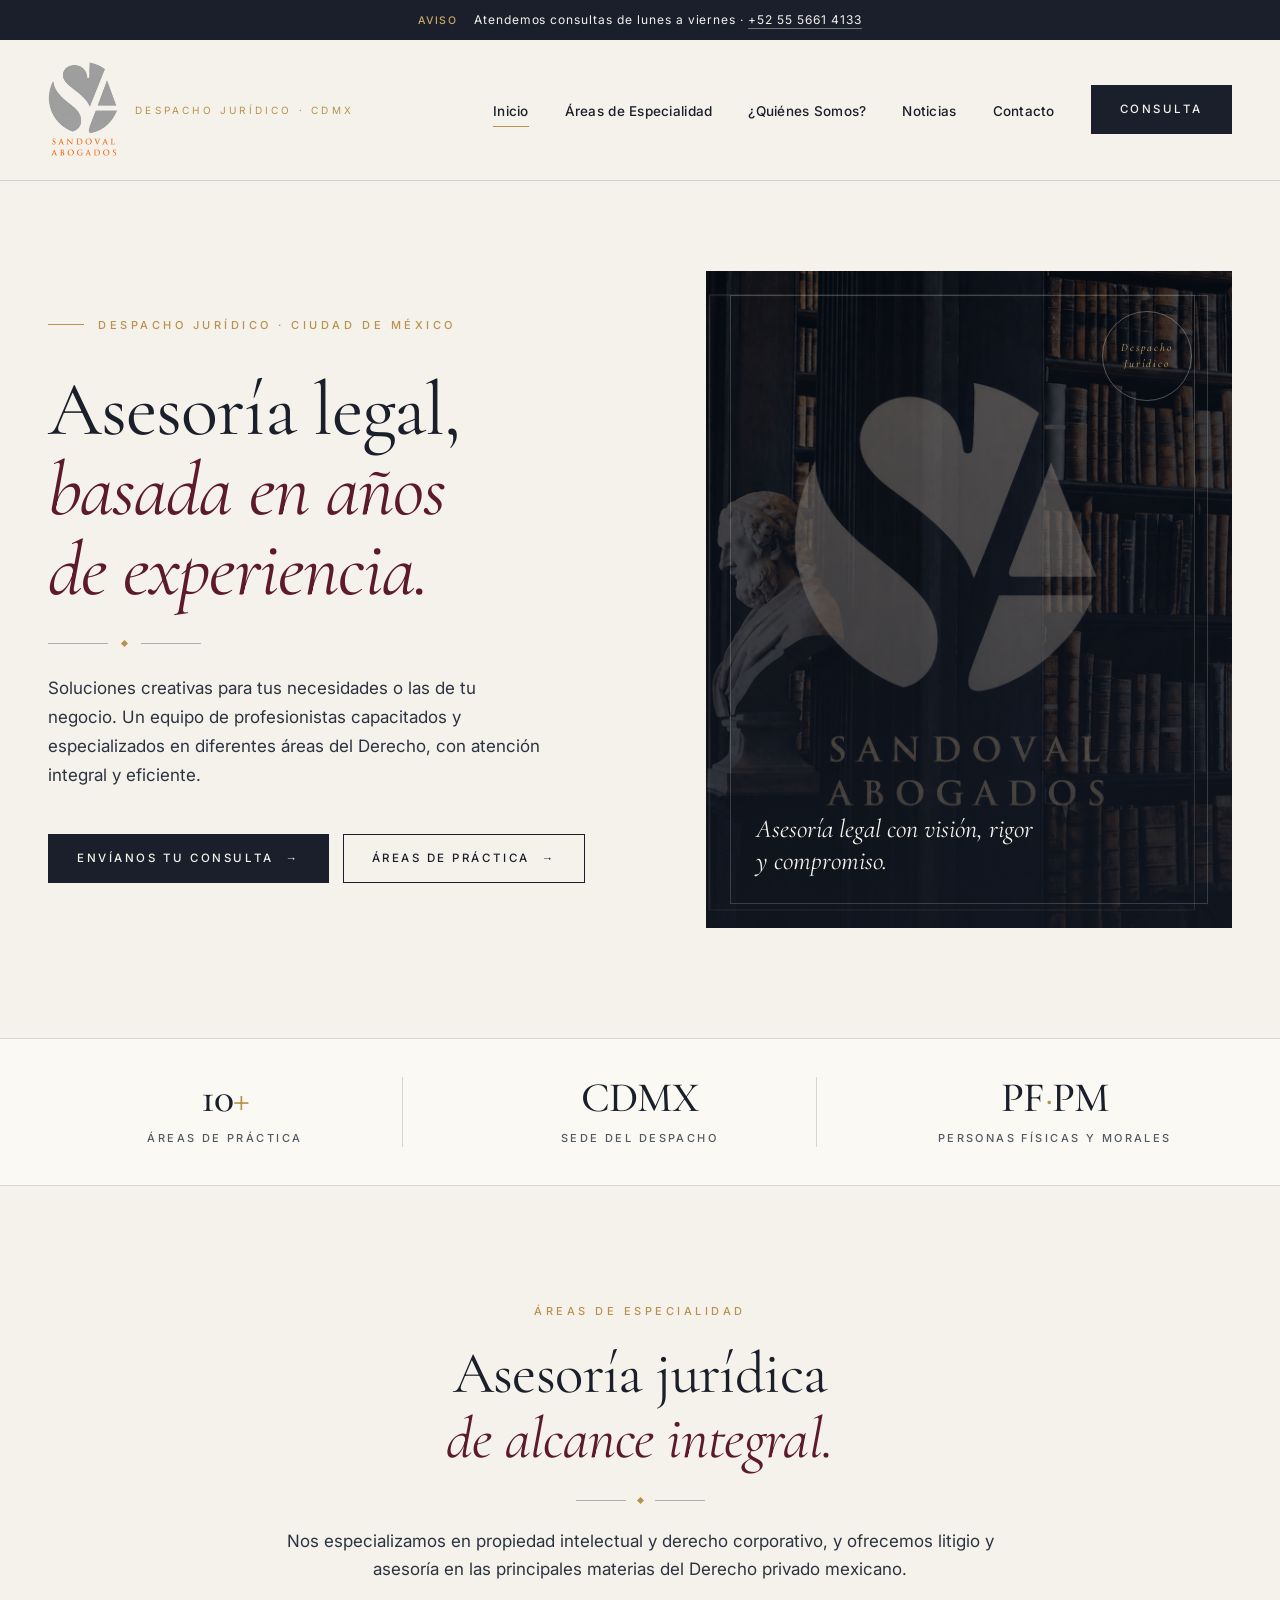
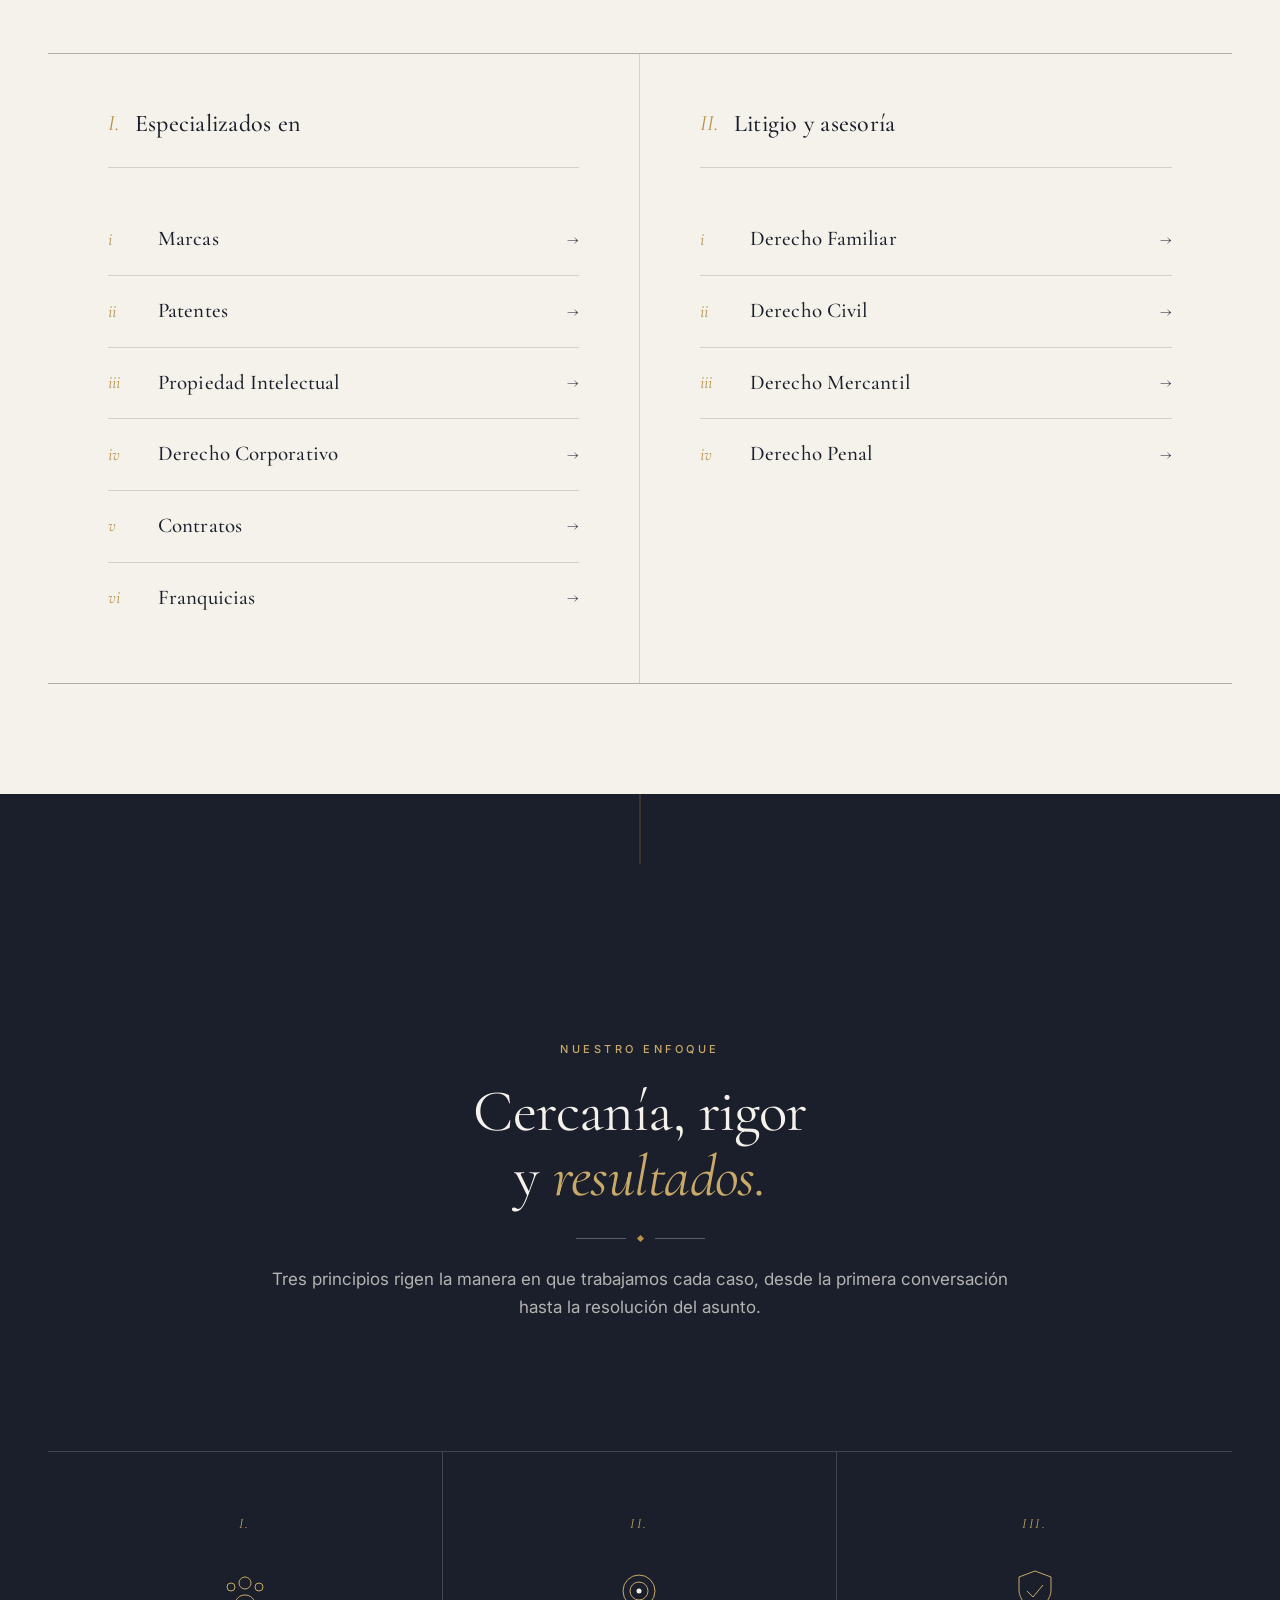
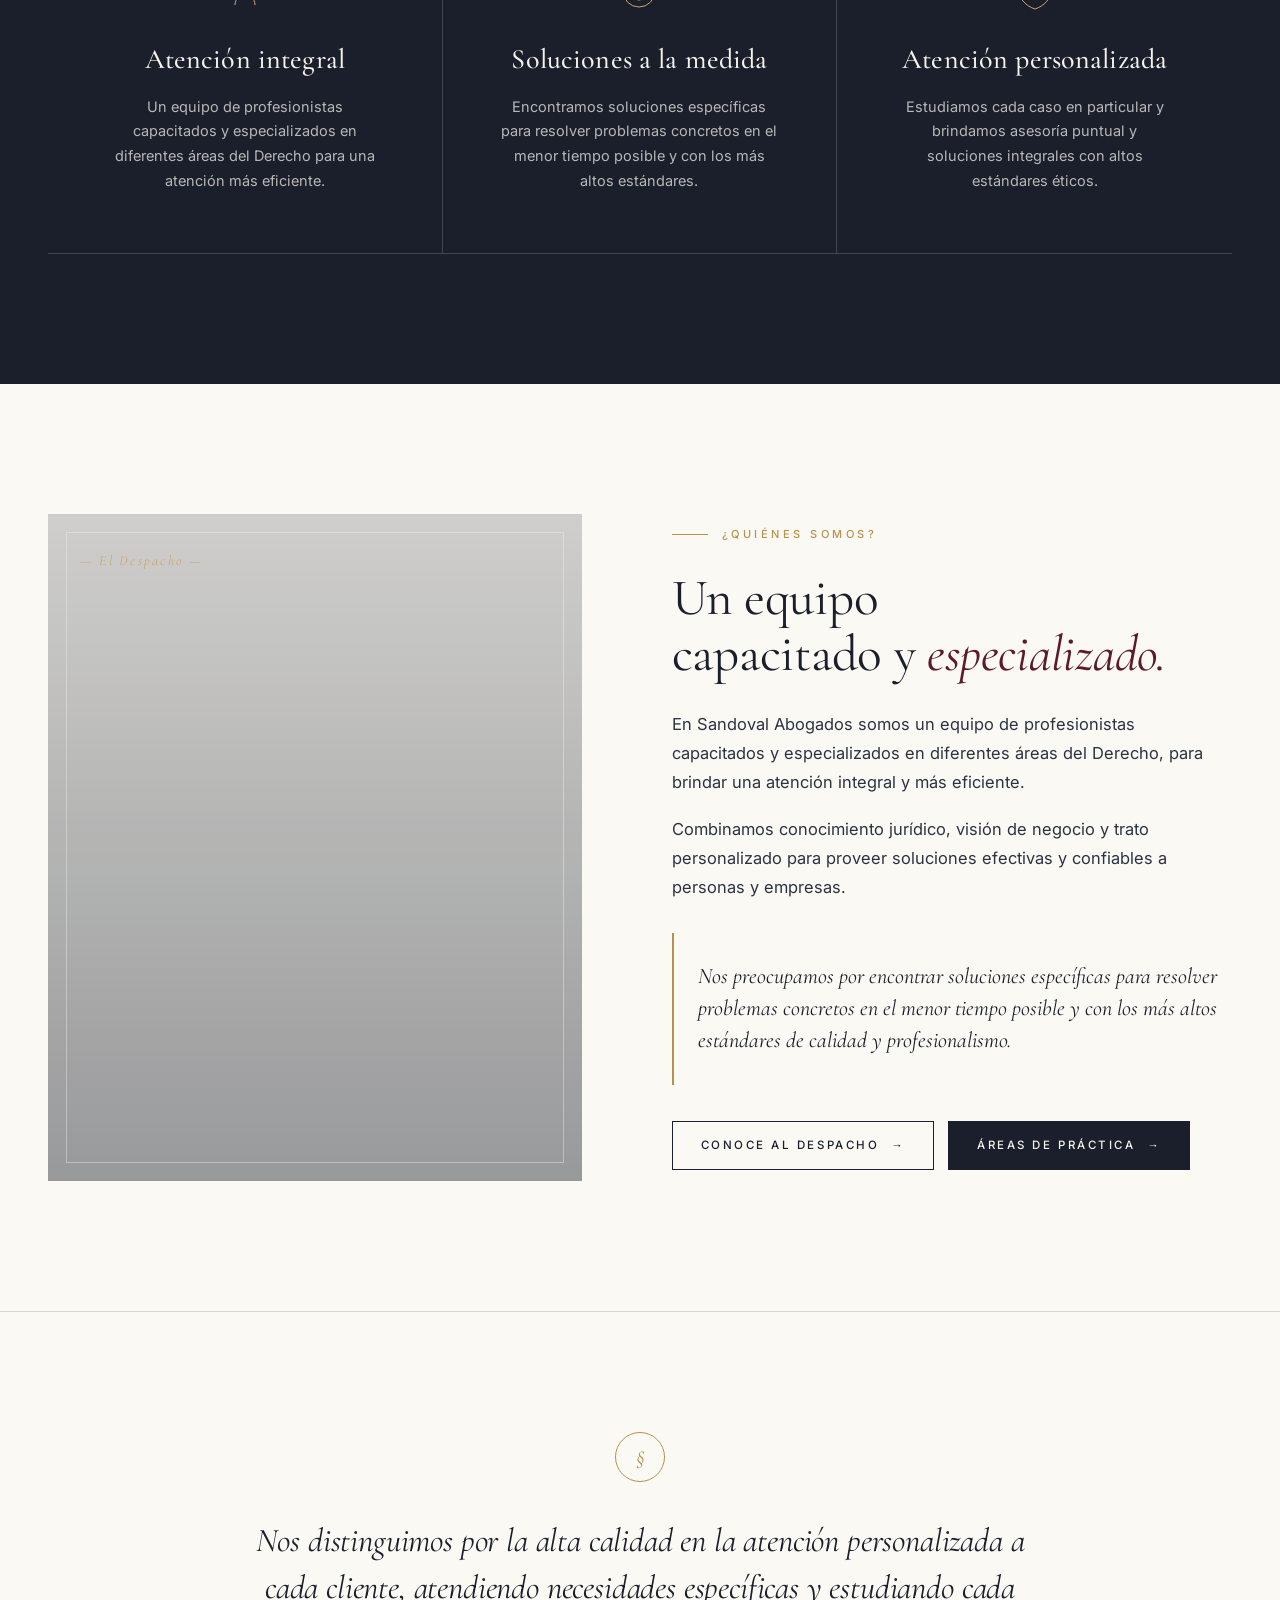
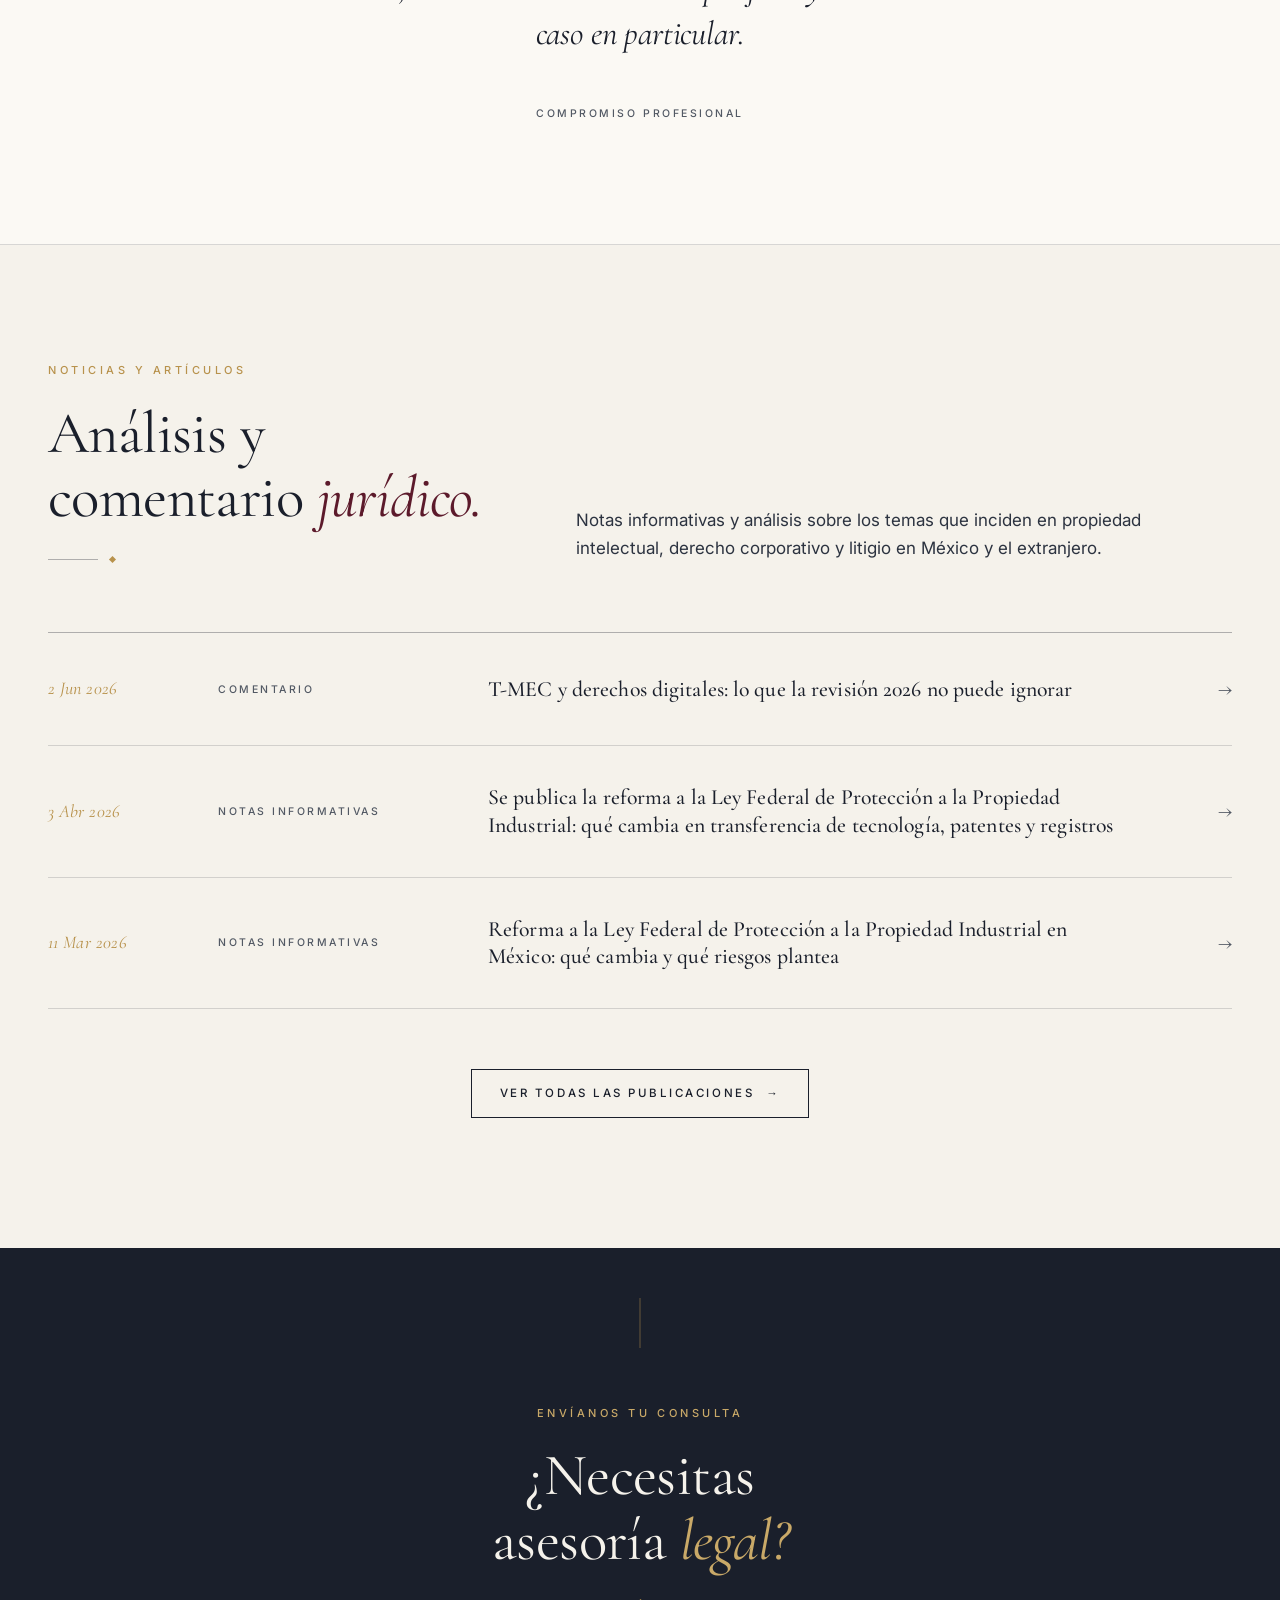
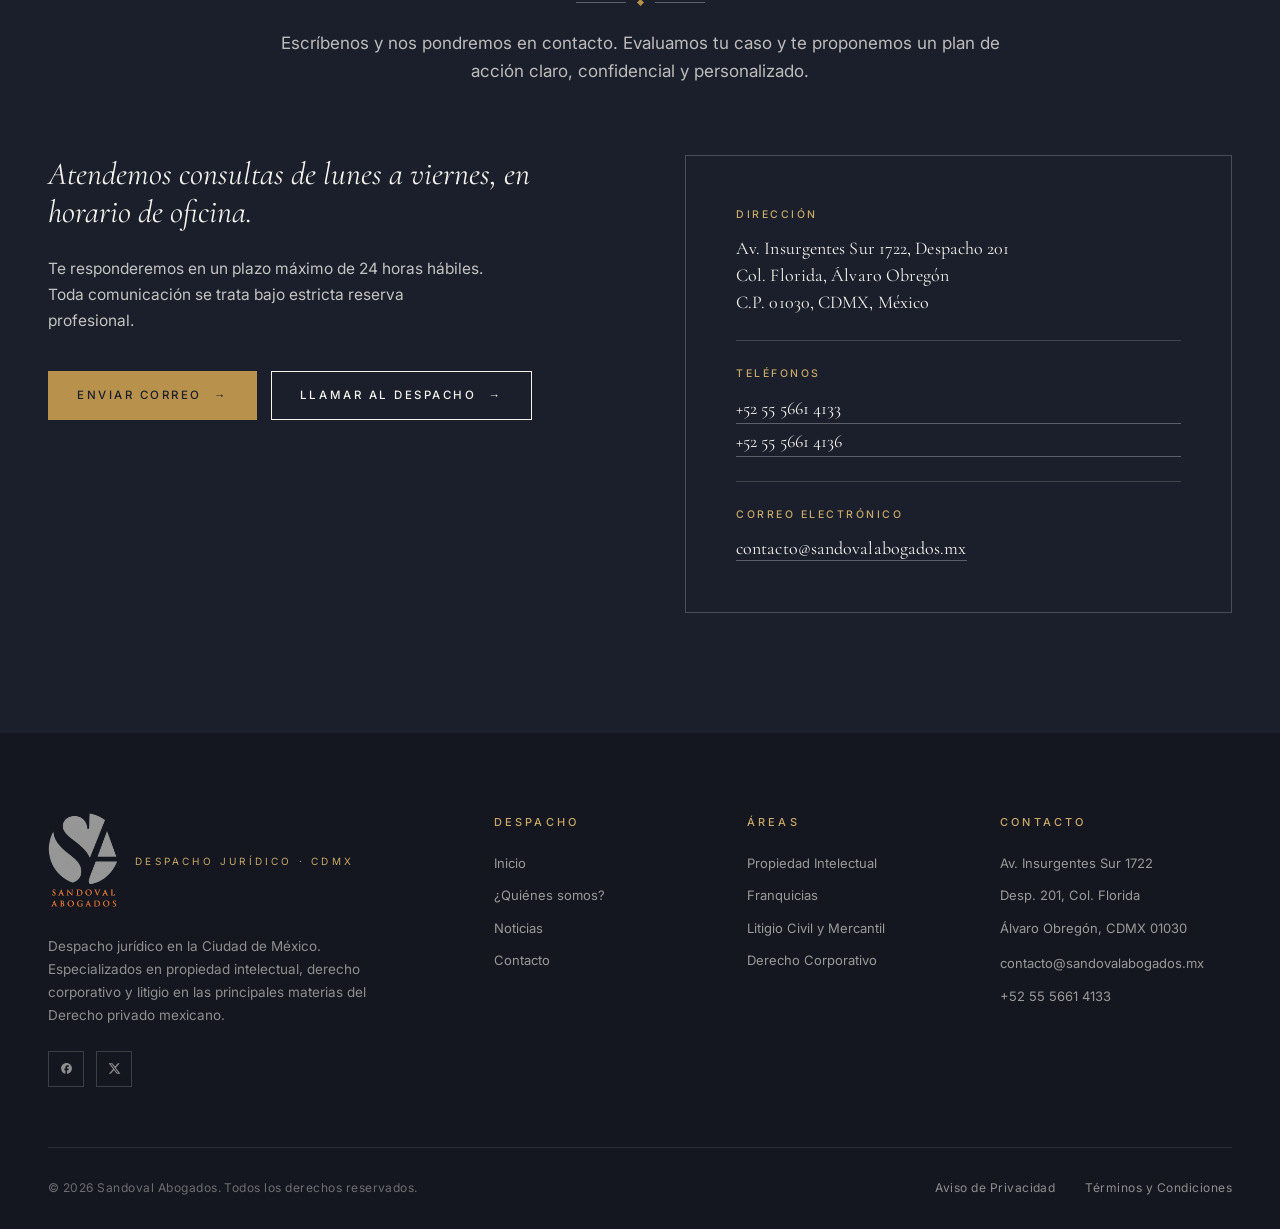
<file: index.html>
<!DOCTYPE html>
<html lang="es">
<head>
<!-- Google tag (gtag.js) -->
<script async src="https://www.googletagmanager.com/gtag/js?id=G-XVRHD5QRLB"></script>
<script>
  window.dataLayer = window.dataLayer || [];
  function gtag(){dataLayer.push(arguments);}
  gtag('js', new Date());

  gtag('config', 'G-XVRHD5QRLB');
</script>
<meta charset="UTF-8">
<meta name="viewport" content="width=device-width, initial-scale=1.0">
<title>Sandoval Abogados | Despacho Jurídico — Ciudad de México</title>
<meta name="description" content="Despacho jurídico en CDMX especializado en propiedad intelectual, derecho corporativo y litigio. Asesoría legal innovadora con visión, rigor y compromiso.">
<link rel="preconnect" href="https://fonts.googleapis.com">
<link rel="preconnect" href="https://fonts.gstatic.com" crossorigin>
<link href="https://fonts.googleapis.com/css2?family=Cormorant+Garamond:ital,wght@0,300;0,400;0,500;0,600;0,700;1,400;1,500&family=Inter:wght@300;400;500;600&display=swap" rel="stylesheet">
<link rel="stylesheet" href="styles.css?v=13">
</head>
<body>

<!-- ───────── ANNOUNCEMENT ───────── -->
<div class="announce">
  <div class="container">
    <strong>Aviso</strong>
    Atendemos consultas de lunes a viernes ·
    <a href="tel:+525556614133">+52 55 5661 4133</a>
  </div>
</div>

<!-- ───────── NAV ───────── -->
<header class="nav">
  <div class="container nav-inner">
    <a href="index.html" class="logo">
      <span class="mark"><img src="logo-sandoval.png?v=3" alt="Sandoval Abogados"></span>
      <span class="wordmark">
        <span class="est">Despacho Jurídico · CDMX</span>
      </span>
    </a>
    <button class="nav-toggle" aria-label="Abrir menú" aria-expanded="false"><span></span><span></span><span></span></button>
    <nav>
      <ul>
        <li><a href="index.html" class="is-current">Inicio</a></li>
        <li><a href="experiencia.html">Áreas de Especialidad</a></li>
        <li><a href="nosotros.html">¿Quiénes Somos?</a></li>
        <li><a href="noticias.html">Noticias</a></li>
        <li><a href="contacto.html">Contacto</a></li>
        <li><a href="mailto:contacto@sandovalabogados.mx" class="cta-btn solid">Consulta</a></li>
      </ul>
    </nav>
  </div>
</header>

<!-- ───────── HERO ───────── -->
<section class="hero">
  <div class="container">
    <div class="hero-grid">
      <div class="hero-main">
        <div class="hero-meta">
          <span class="line"></span>
          <span class="label">Despacho Jurídico · Ciudad de México</span>
        </div>
        <h1>
          Asesoría legal,<br>
          <span class="accent">basada en años<br>de experiencia.</span>
        </h1>
        <div class="ornament">
          <span class="l"></span>
          <span class="d"></span>
          <span class="l"></span>
        </div>
        <p class="hero-sub">
          Soluciones creativas para tus necesidades o las de tu negocio.
          Un equipo de profesionistas capacitados y especializados en
          diferentes áreas del Derecho, con atención integral y eficiente.
        </p>
        <div class="hero-actions">
          <a href="mailto:contacto@sandovalabogados.mx" class="cta-btn solid">
            Envíanos tu consulta <span class="arr">→</span>
          </a>
          <a href="experiencia.html" class="cta-btn">
            Áreas de práctica <span class="arr">→</span>
          </a>
        </div>
      </div>
      <div class="hero-image">
        <div class="photo"></div>
        <div class="seal">
          <span class="yr">Despacho<br>Jurídico</span>
        </div>
        <div class="badge">
          <h3>Asesoría legal con visión, rigor y compromiso.</h3>
        </div>
      </div>
    </div>
  </div>
</section>

<!-- ───────── TRUST STRIP ───────── -->
<div class="trust-strip">
  <div class="container">
    <div class="trust-grid">
      <div class="trust-item">
        <div class="num">10<span class="plus">+</span></div>
        <div class="lbl">Áreas de práctica</div>
      </div>
      <div class="trust-item">
        <div class="num">CDMX</div>
        <div class="lbl">Sede del despacho</div>
      </div>
      <div class="trust-item">
        <div class="num">PF<span class="plus">·</span>PM</div>
        <div class="lbl">Personas físicas y morales</div>
      </div>
    </div>
  </div>
</div>

<!-- ───────── ÁREAS ───────── -->
<section class="areas" id="areas">
  <div class="container">
    <div class="section-hd">
      <span class="label">Áreas de Especialidad</span>
      <h2>Asesoría jurídica<br><span class="accent">de alcance integral.</span></h2>
      <div class="ornament">
        <span class="l"></span>
        <span class="d"></span>
        <span class="l"></span>
      </div>
      <p class="intro">
        Nos especializamos en propiedad intelectual y derecho corporativo,
        y ofrecemos litigio y asesoría en las principales materias
        del Derecho privado mexicano.
      </p>
    </div>

    <div class="areas-frame">
      <div class="areas-grid">
        <div class="areas-col">
          <div class="col-hd">
            <span class="roman">I.</span>
            <h3>Especializados en</h3>
          </div>
          <ul>
            <li><span class="num">i</span><a href="experiencia.html#propiedad">Marcas</a><span class="arr">→</span></li>
            <li><span class="num">ii</span><a href="experiencia.html#propiedad">Patentes</a><span class="arr">→</span></li>
            <li><span class="num">iii</span><a href="experiencia.html#propiedad">Propiedad Intelectual</a><span class="arr">→</span></li>
            <li><span class="num">iv</span><a href="experiencia.html#corporativo">Derecho Corporativo</a><span class="arr">→</span></li>
            <li><span class="num">v</span><a href="experiencia.html#corporativo">Contratos</a><span class="arr">→</span></li>
            <li><span class="num">vi</span><a href="experiencia.html#franquicias">Franquicias</a><span class="arr">→</span></li>
          </ul>
        </div>

        <div class="areas-col">
          <div class="col-hd">
            <span class="roman">II.</span>
            <h3>Litigio y asesoría</h3>
          </div>
          <ul>
            <li><span class="num">i</span><a href="experiencia.html#litigio">Derecho Familiar</a><span class="arr">→</span></li>
            <li><span class="num">ii</span><a href="experiencia.html#litigio">Derecho Civil</a><span class="arr">→</span></li>
            <li><span class="num">iii</span><a href="experiencia.html#litigio">Derecho Mercantil</a><span class="arr">→</span></li>
            <li><span class="num">iv</span><a href="experiencia.html#litigio">Derecho Penal</a><span class="arr">→</span></li>
          </ul>
        </div>
      </div>
    </div>
  </div>
</section>

<!-- ───────── PILLARS ───────── -->
<section class="pillars">
  <div class="container">
    <div class="section-hd">
      <span class="label">Nuestro Enfoque</span>
      <h2>Cercanía, rigor<br>y <span class="accent">resultados.</span></h2>
      <div class="ornament">
        <span class="l"></span>
        <span class="d"></span>
        <span class="l"></span>
      </div>
      <p class="intro">
        Tres principios rigen la manera en que trabajamos cada caso,
        desde la primera conversación hasta la resolución del asunto.
      </p>
    </div>

    <div class="pillars-grid">
      <div class="pillar-cell">
        <span class="roman">I.</span>
        <svg class="icon" viewBox="0 0 48 48">
          <circle cx="24" cy="16" r="6"/>
          <path d="M14 38c0-6 4.5-10 10-10s10 4 10 10"/>
          <circle cx="38" cy="20" r="4"/>
          <circle cx="10" cy="20" r="4"/>
        </svg>
        <h4>Atención integral</h4>
        <p>Un equipo de profesionistas capacitados y especializados en diferentes áreas del Derecho para una atención más eficiente.</p>
      </div>
      <div class="pillar-cell">
        <span class="roman">II.</span>
        <svg class="icon" viewBox="0 0 48 48">
          <circle cx="24" cy="24" r="16"/>
          <circle cx="24" cy="24" r="9"/>
          <circle cx="24" cy="24" r="2.5" fill="currentColor" stroke="none"/>
        </svg>
        <h4>Soluciones a la medida</h4>
        <p>Encontramos soluciones específicas para resolver problemas concretos en el menor tiempo posible y con los más altos estándares.</p>
      </div>
      <div class="pillar-cell">
        <span class="roman">III.</span>
        <svg class="icon" viewBox="0 0 48 48">
          <path d="M24 4l16 6v13c0 9-7 16-16 19-9-3-16-10-16-19V10l16-6z"/>
          <path d="M16 24l6 6 10-12"/>
        </svg>
        <h4>Atención personalizada</h4>
        <p>Estudiamos cada caso en particular y brindamos asesoría puntual y soluciones integrales con altos estándares éticos.</p>
      </div>
    </div>
  </div>
</section>

<!-- ───────── ABOUT ───────── -->
<section class="about" id="nosotros">
  <div class="container">
    <div class="about-grid">
      <div class="about-visual">
        <div class="photo"></div>
        <div class="corner-mark">
          <span class="yr">— El Despacho —</span>
        </div>
      </div>
      <div class="about-content">
        <div class="label-row">
          <span class="line"></span>
          <span class="label">¿Quiénes somos?</span>
        </div>
        <h2>Un equipo<br>capacitado y <span class="accent">especializado.</span></h2>
        <p>En Sandoval Abogados somos un equipo de profesionistas capacitados y especializados en diferentes áreas del Derecho, para brindar una atención integral y más eficiente.</p>
        <p>Combinamos conocimiento jurídico, visión de negocio y trato personalizado para proveer soluciones efectivas y confiables a personas y empresas.</p>

        <blockquote>
          Nos preocupamos por encontrar soluciones específicas para resolver problemas concretos en el menor tiempo posible y con los más altos estándares de calidad y profesionalismo.
        </blockquote>

        <div class="actions">
          <a href="nosotros.html" class="cta-btn">
            Conoce al despacho <span class="arr">→</span>
          </a>
          <a href="experiencia.html" class="cta-btn solid">
            Áreas de práctica <span class="arr">→</span>
          </a>
        </div>
      </div>
    </div>
  </div>
</section>

<!-- ───────── TESTIMONIAL ───────── -->
<section class="testimonial">
  <div class="testimonial-inner">
    <div class="seal"></div>
    <blockquote>
      Nos distinguimos por la alta calidad en la atención personalizada
      a cada cliente, atendiendo necesidades específicas
      y estudiando cada caso en particular.
    </blockquote>
    <div class="attribution">
      <span class="role">Compromiso Profesional</span>
    </div>
  </div>
</section>

<!-- ───────── NOTICIAS ───────── -->
<section class="noticias" id="noticias">
  <div class="container">
    <div class="section-hd left">
      <div>
        <span class="label">Noticias y Artículos</span>
        <h2>Análisis y comentario <span class="accent">jurídico.</span></h2>
        <div class="ornament">
          <span class="l"></span>
          <span class="d"></span>
        </div>
      </div>
      <p class="intro">
        Notas informativas y análisis sobre los temas que inciden en
        propiedad intelectual, derecho corporativo y litigio en México y el extranjero.
      </p>
    </div>

    <div class="noticias-list">
      <a href="noticias/t-mec-derechos-digitales-revision-2026.html" class="noticia-row">
        <span class="date">2 Jun 2026</span>
        <span class="cat">Comentario</span>
        <h4>T-MEC y derechos digitales: lo que la revisión 2026 no puede ignorar</h4>
        <span class="arr">→</span>
      </a>
      <a href="noticias/reforma-lfppi-publicada.html" class="noticia-row">
        <span class="date">3 Abr 2026</span>
        <span class="cat">Notas Informativas</span>
        <h4>Se publica la reforma a la Ley Federal de Protección a la Propiedad Industrial: qué cambia en transferencia de tecnología, patentes y registros</h4>
        <span class="arr">→</span>
      </a>
      <a href="noticias/reforma-lfppi-analisis.html" class="noticia-row">
        <span class="date">11 Mar 2026</span>
        <span class="cat">Notas Informativas</span>
        <h4>Reforma a la Ley Federal de Protección a la Propiedad Industrial en México: qué cambia y qué riesgos plantea</h4>
        <span class="arr">→</span>
      </a>
    </div>

    <div class="noticias-cta">
      <a href="noticias.html" class="cta-btn">Ver todas las publicaciones <span class="arr">→</span></a>
    </div>
  </div>
</section>

<!-- ───────── CTA / CONTACTO ───────── -->
<section class="cta-section" id="contacto">
  <div class="container">
    <div class="section-hd">
      <span class="label">Envíanos tu consulta</span>
      <h2>¿Necesitas<br>asesoría <span class="accent">legal?</span></h2>
      <div class="ornament">
        <span class="l"></span>
        <span class="d"></span>
        <span class="l"></span>
      </div>
      <p class="intro">
        Escríbenos y nos pondremos en contacto. Evaluamos tu caso y te proponemos
        un plan de acción claro, confidencial y personalizado.
      </p>
    </div>

    <div class="cta-grid">
      <div class="cta-form-side">
        <h3>Atendemos consultas de lunes a viernes, en horario de oficina.</h3>
        <p>Te responderemos en un plazo máximo de 24 horas hábiles. Toda comunicación se trata bajo estricta reserva profesional.</p>
        <div class="actions">
          <a href="mailto:contacto@sandovalabogados.mx" class="cta-btn gold-on-dark">
            Enviar correo <span class="arr">→</span>
          </a>
          <a href="tel:+525556614133" class="cta-btn on-dark">
            Llamar al despacho <span class="arr">→</span>
          </a>
        </div>
      </div>
      <div class="contact-card">
        <div class="item">
          <div class="k">Dirección</div>
          <div class="v">
            Av. Insurgentes Sur 1722, Despacho 201<br>
            Col. Florida, Álvaro Obregón<br>
            C.P. 01030, CDMX, México
          </div>
        </div>
        <div class="item">
          <div class="k">Teléfonos</div>
          <div class="v phone-list">
            <a href="tel:+525556614133">+52 55 5661 4133</a>
            <a href="tel:+525556614136">+52 55 5661 4136</a>
          </div>
        </div>
        <div class="item">
          <div class="k">Correo electrónico</div>
          <div class="v"><a href="mailto:contacto@sandovalabogados.mx">contacto@sandovalabogados.mx</a></div>
        </div>
      </div>
    </div>
  </div>
</section>

<!-- ───────── FOOTER ───────── -->
<footer class="site-footer">
  <div class="container">
    <div class="footer-grid">
      <div class="footer-brand">
        <a href="index.html" class="logo">
          <span class="mark"><img src="logo-sandoval.png?v=3" alt="Sandoval Abogados"></span>
          <span class="wordmark">
            <span class="est">Despacho Jurídico · CDMX</span>
          </span>
        </a>
        <p>Despacho jurídico en la Ciudad de México. Especializados en propiedad intelectual,
          derecho corporativo y litigio en las principales materias del Derecho privado mexicano.</p>
        <div class="footer-social">
          <a href="https://www.facebook.com/pages/Sandoval-Abogados/277001712328878" aria-label="Facebook" target="_blank" rel="noopener">
            <svg viewBox="0 0 24 24"><path d="M22 12c0-5.52-4.48-10-10-10S2 6.48 2 12c0 4.84 3.44 8.87 8 9.8V15H8v-3h2V9.5C10 7.57 11.57 6 13.5 6H16v3h-2c-.55 0-1 .45-1 1v2h3v3h-3v6.95c5.05-.5 9-4.76 9-9.95z"/></svg>
          </a>
          <a href="https://twitter.com/SandovalLaw" aria-label="X" target="_blank" rel="noopener">
            <svg viewBox="0 0 24 24"><path d="M18.244 2.25h3.308l-7.227 8.26 8.502 11.24H16.17l-5.214-6.817L4.99 21.75H1.68l7.73-8.835L1.254 2.25H8.08l4.713 6.231zm-1.161 17.52h1.833L7.084 4.126H5.117z"/></svg>
          </a>
        </div>
      </div>
      <div>
        <h5>Despacho</h5>
        <ul>
          <li><a href="index.html">Inicio</a></li>
          <li><a href="nosotros.html">¿Quiénes somos?</a></li>
          <li><a href="noticias.html">Noticias</a></li>
          <li><a href="contacto.html">Contacto</a></li>
        </ul>
      </div>
      <div>
        <h5>Áreas</h5>
        <ul>
          <li><a href="experiencia.html#propiedad">Propiedad Intelectual</a></li>
          <li><a href="experiencia.html#franquicias">Franquicias</a></li>
          <li><a href="experiencia.html#litigio">Litigio Civil y Mercantil</a></li>
          <li><a href="experiencia.html#corporativo">Derecho Corporativo</a></li>
        </ul>
      </div>
      <div>
        <h5>Contacto</h5>
        <ul>
          <li>Av. Insurgentes Sur 1722</li>
          <li>Desp. 201, Col. Florida</li>
          <li>Álvaro Obregón, CDMX 01030</li>
          <li style="margin-top: 14px;"><a href="mailto:contacto@sandovalabogados.mx">contacto@sandovalabogados.mx</a></li>
          <li><a href="tel:+525556614133">+52 55 5661 4133</a></li>
        </ul>
      </div>
    </div>
    <div class="footer-bottom">
      <span>© 2026 Sandoval Abogados. Todos los derechos reservados.</span>
      <div class="legal">
        <a href="#">Aviso de Privacidad</a>
        <a href="#">Términos y Condiciones</a>
      </div>
    </div>
  </div>
</footer>

<script src="script.js?v=2"></script>

</body>
</html>
</file>
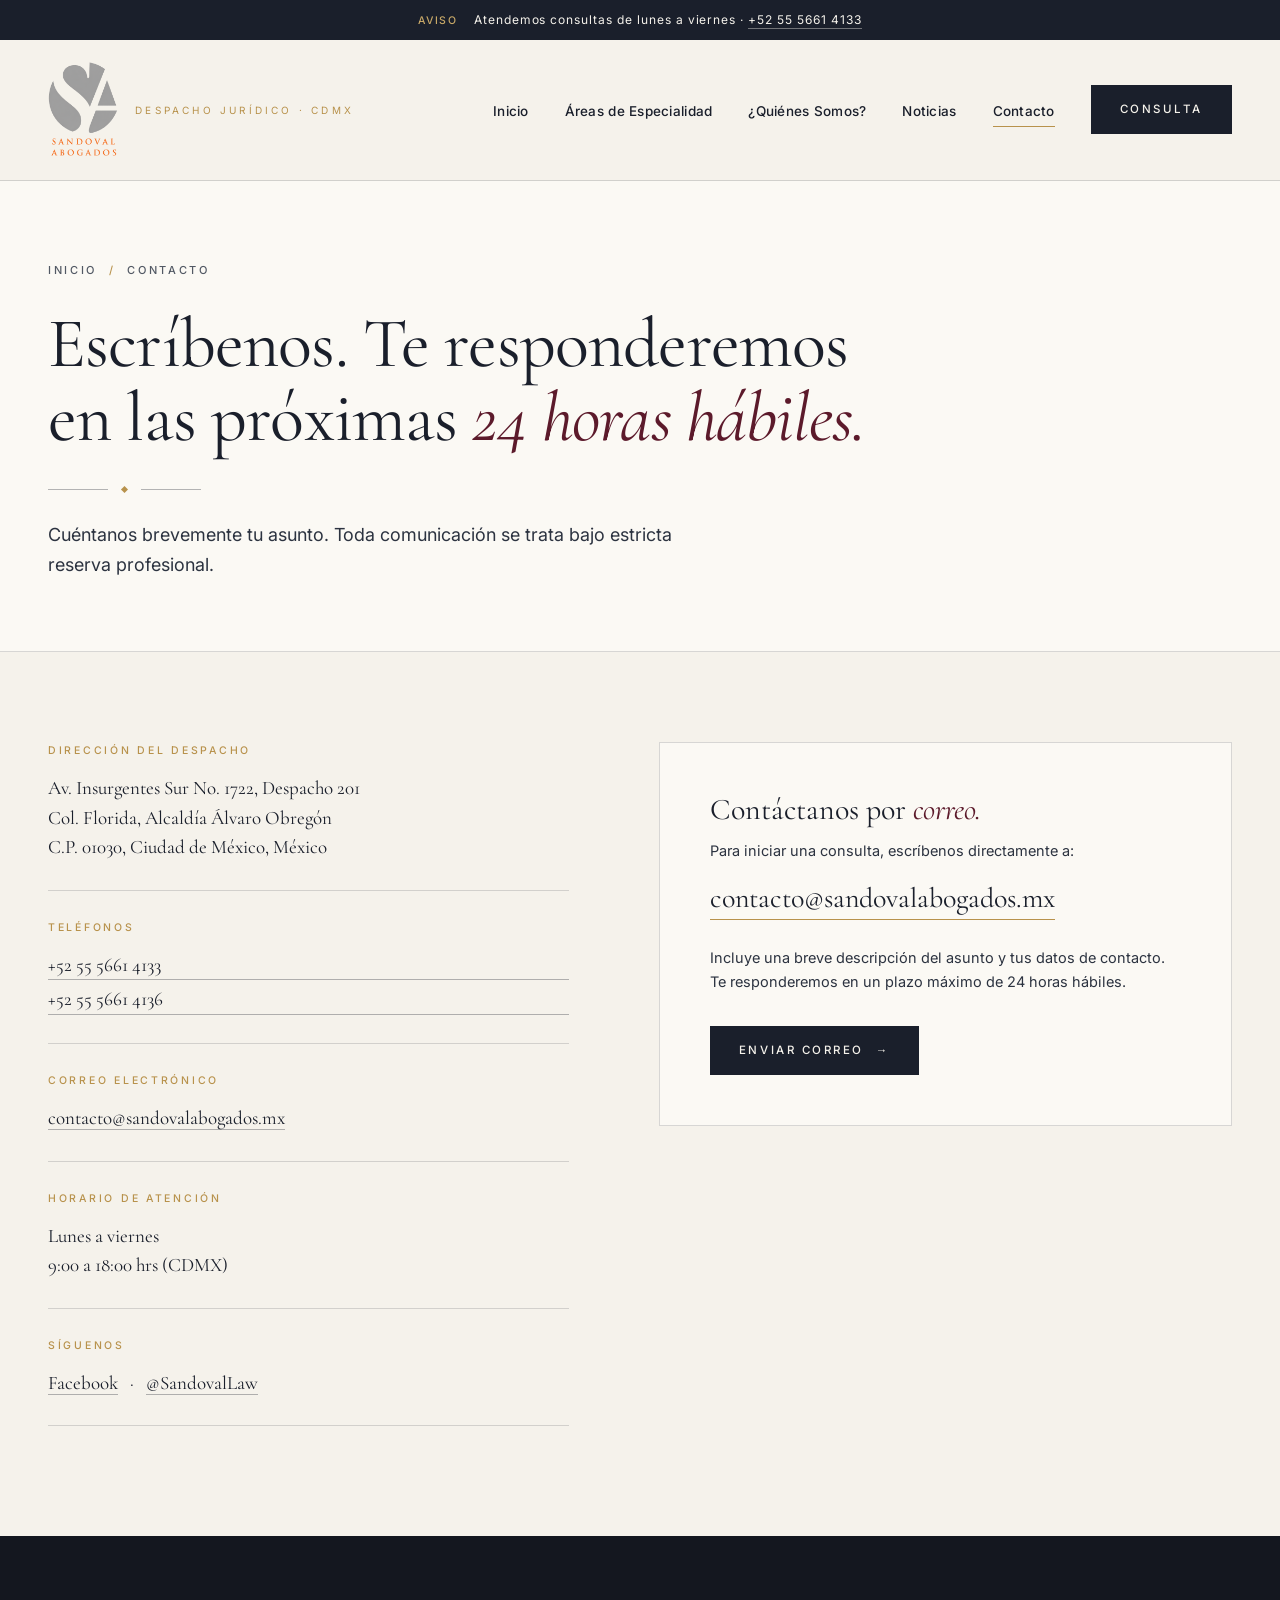
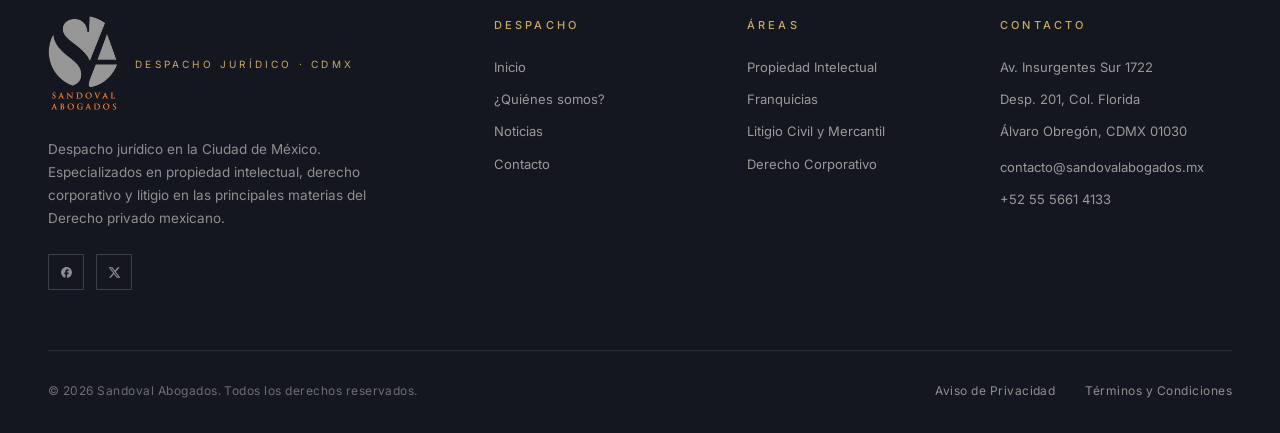
<file: contacto.html>
<!DOCTYPE html>
<html lang="es">
<head>
<!-- Google tag (gtag.js) -->
<script async src="https://www.googletagmanager.com/gtag/js?id=G-XVRHD5QRLB"></script>
<script>
  window.dataLayer = window.dataLayer || [];
  function gtag(){dataLayer.push(arguments);}
  gtag('js', new Date());

  gtag('config', 'G-XVRHD5QRLB');
</script>
<meta charset="UTF-8">
<meta name="viewport" content="width=device-width, initial-scale=1.0">
<title>Contacto | Sandoval Abogados</title>
<meta name="description" content="Av. Insurgentes Sur 1722, Despacho 201, Col. Florida, Álvaro Obregón, CDMX. Atendemos consultas de lunes a viernes en horario de oficina.">
<link rel="preconnect" href="https://fonts.googleapis.com">
<link rel="preconnect" href="https://fonts.gstatic.com" crossorigin>
<link href="https://fonts.googleapis.com/css2?family=Cormorant+Garamond:ital,wght@0,300;0,400;0,500;0,600;0,700;1,400;1,500&family=Inter:wght@300;400;500;600&display=swap" rel="stylesheet">
<link rel="stylesheet" href="styles.css?v=13">
</head>
<body>

<div class="announce">
  <div class="container">
    <strong>Aviso</strong>
    Atendemos consultas de lunes a viernes ·
    <a href="tel:+525556614133">+52 55 5661 4133</a>
  </div>
</div>

<header class="nav">
  <div class="container nav-inner">
    <a href="index.html" class="logo">
      <span class="mark"><img src="logo-sandoval.png?v=3" alt="Sandoval Abogados"></span>
      <span class="wordmark">
        <span class="est">Despacho Jurídico · CDMX</span>
      </span>
    </a>
    <button class="nav-toggle" aria-label="Abrir menú" aria-expanded="false"><span></span><span></span><span></span></button>
    <nav>
      <ul>
        <li><a href="index.html">Inicio</a></li>
        <li><a href="experiencia.html">Áreas de Especialidad</a></li>
        <li><a href="nosotros.html">¿Quiénes Somos?</a></li>
        <li><a href="noticias.html">Noticias</a></li>
        <li><a href="contacto.html" class="is-current">Contacto</a></li>
        <li><a href="mailto:contacto@sandovalabogados.mx" class="cta-btn solid">Consulta</a></li>
      </ul>
    </nav>
  </div>
</header>

<section class="page-hero">
  <div class="container">
    <div class="crumbs">
      <a href="index.html">Inicio</a><span class="sep">/</span>Contacto
    </div>
    <h1>Escríbenos. Te responderemos<br>en las próximas <span class="accent">24 horas hábiles.</span></h1>
    <div class="ornament">
      <span class="l"></span>
      <span class="d"></span>
      <span class="l"></span>
    </div>
    <p class="lead">
      Cuéntanos brevemente tu asunto. Toda comunicación se trata
      bajo estricta reserva profesional.
    </p>
  </div>
</section>

<section class="contact-page">
  <div class="container">
    <div class="contact-grid">

      <div class="contact-info">
        <div class="item">
          <div class="k">Dirección del despacho</div>
          <div class="v">
            Av. Insurgentes Sur No. 1722, Despacho 201<br>
            Col. Florida, Alcaldía Álvaro Obregón<br>
            C.P. 01030, Ciudad de México, México
          </div>
        </div>
        <div class="item">
          <div class="k">Teléfonos</div>
          <div class="v phone-list">
            <a href="tel:+525556614133">+52 55 5661 4133</a>
            <a href="tel:+525556614136">+52 55 5661 4136</a>
          </div>
        </div>
        <div class="item">
          <div class="k">Correo electrónico</div>
          <div class="v"><a href="mailto:contacto@sandovalabogados.mx">contacto@sandovalabogados.mx</a></div>
        </div>
        <div class="item">
          <div class="k">Horario de atención</div>
          <div class="v">
            Lunes a viernes<br>
            9:00 a 18:00 hrs (CDMX)
          </div>
        </div>
        <div class="item">
          <div class="k">Síguenos</div>
          <div class="v">
            <a href="https://www.facebook.com/pages/Sandoval-Abogados/277001712328878" target="_blank" rel="noopener">Facebook</a>
            &nbsp;&nbsp;·&nbsp;&nbsp;
            <a href="https://twitter.com/SandovalLaw" target="_blank" rel="noopener">@SandovalLaw</a>
          </div>
        </div>
      </div>

      <div class="email-panel">
        <h2>Contáctanos por <span class="accent">correo.</span></h2>
        <p class="email-intro">
          Para iniciar una consulta, escríbenos directamente a:
        </p>
        <a href="mailto:contacto@sandovalabogados.mx" class="email-link">contacto@sandovalabogados.mx</a>
        <p class="email-note">
          Incluye una breve descripción del asunto y tus datos de contacto.
          Te responderemos en un plazo máximo de 24 horas hábiles.
        </p>
        <div class="actions">
          <a href="mailto:contacto@sandovalabogados.mx" class="cta-btn solid">
            Enviar correo <span class="arr">→</span>
          </a>
        </div>
      </div>

    </div>
  </div>
</section>

<footer class="site-footer">
  <div class="container">
    <div class="footer-grid">
      <div class="footer-brand">
        <a href="index.html" class="logo">
          <span class="mark"><img src="logo-sandoval.png?v=3" alt="Sandoval Abogados"></span>
          <span class="wordmark">
            <span class="est">Despacho Jurídico · CDMX</span>
          </span>
        </a>
        <p>Despacho jurídico en la Ciudad de México. Especializados en propiedad intelectual,
          derecho corporativo y litigio en las principales materias del Derecho privado mexicano.</p>
        <div class="footer-social">
          <a href="https://www.facebook.com/pages/Sandoval-Abogados/277001712328878" aria-label="Facebook" target="_blank" rel="noopener">
            <svg viewBox="0 0 24 24"><path d="M22 12c0-5.52-4.48-10-10-10S2 6.48 2 12c0 4.84 3.44 8.87 8 9.8V15H8v-3h2V9.5C10 7.57 11.57 6 13.5 6H16v3h-2c-.55 0-1 .45-1 1v2h3v3h-3v6.95c5.05-.5 9-4.76 9-9.95z"/></svg>
          </a>
          <a href="https://twitter.com/SandovalLaw" aria-label="X" target="_blank" rel="noopener">
            <svg viewBox="0 0 24 24"><path d="M18.244 2.25h3.308l-7.227 8.26 8.502 11.24H16.17l-5.214-6.817L4.99 21.75H1.68l7.73-8.835L1.254 2.25H8.08l4.713 6.231zm-1.161 17.52h1.833L7.084 4.126H5.117z"/></svg></a>
        </div>
      </div>
      <div>
        <h5>Despacho</h5>
        <ul>
          <li><a href="index.html">Inicio</a></li>
          <li><a href="nosotros.html">¿Quiénes somos?</a></li>
          <li><a href="noticias.html">Noticias</a></li>
          <li><a href="contacto.html">Contacto</a></li>
        </ul>
      </div>
      <div>
        <h5>Áreas</h5>
        <ul>
          <li><a href="experiencia.html#propiedad">Propiedad Intelectual</a></li>
          <li><a href="experiencia.html#franquicias">Franquicias</a></li>
          <li><a href="experiencia.html#litigio">Litigio Civil y Mercantil</a></li>
          <li><a href="experiencia.html#corporativo">Derecho Corporativo</a></li>
        </ul>
      </div>
      <div>
        <h5>Contacto</h5>
        <ul>
          <li>Av. Insurgentes Sur 1722</li>
          <li>Desp. 201, Col. Florida</li>
          <li>Álvaro Obregón, CDMX 01030</li>
          <li style="margin-top: 14px;"><a href="mailto:contacto@sandovalabogados.mx">contacto@sandovalabogados.mx</a></li>
          <li><a href="tel:+525556614133">+52 55 5661 4133</a></li>
        </ul>
      </div>
    </div>
    <div class="footer-bottom">
      <span>© 2026 Sandoval Abogados. Todos los derechos reservados.</span>
      <div class="legal">
        <a href="#">Aviso de Privacidad</a>
        <a href="#">Términos y Condiciones</a>
      </div>
    </div>
  </div>
</footer>

<script src="script.js?v=2"></script>

</body>
</html>
</file>
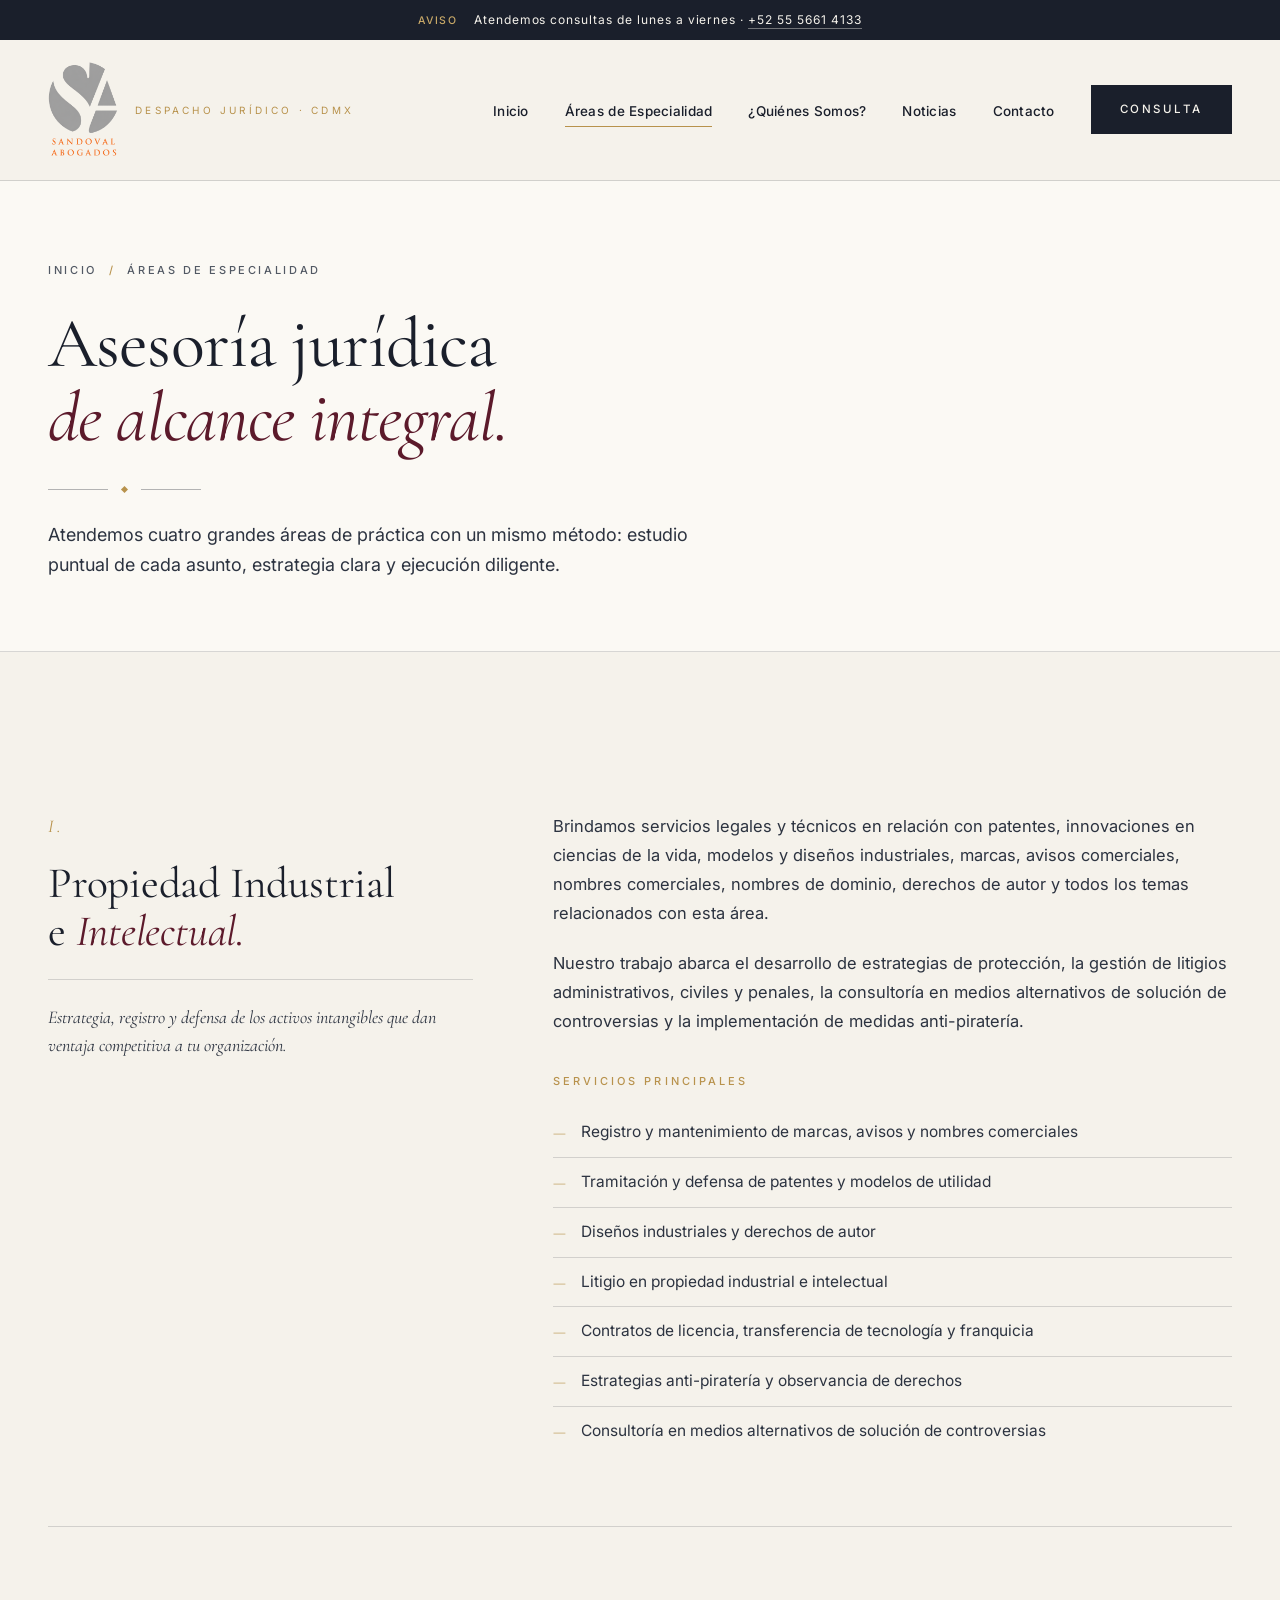
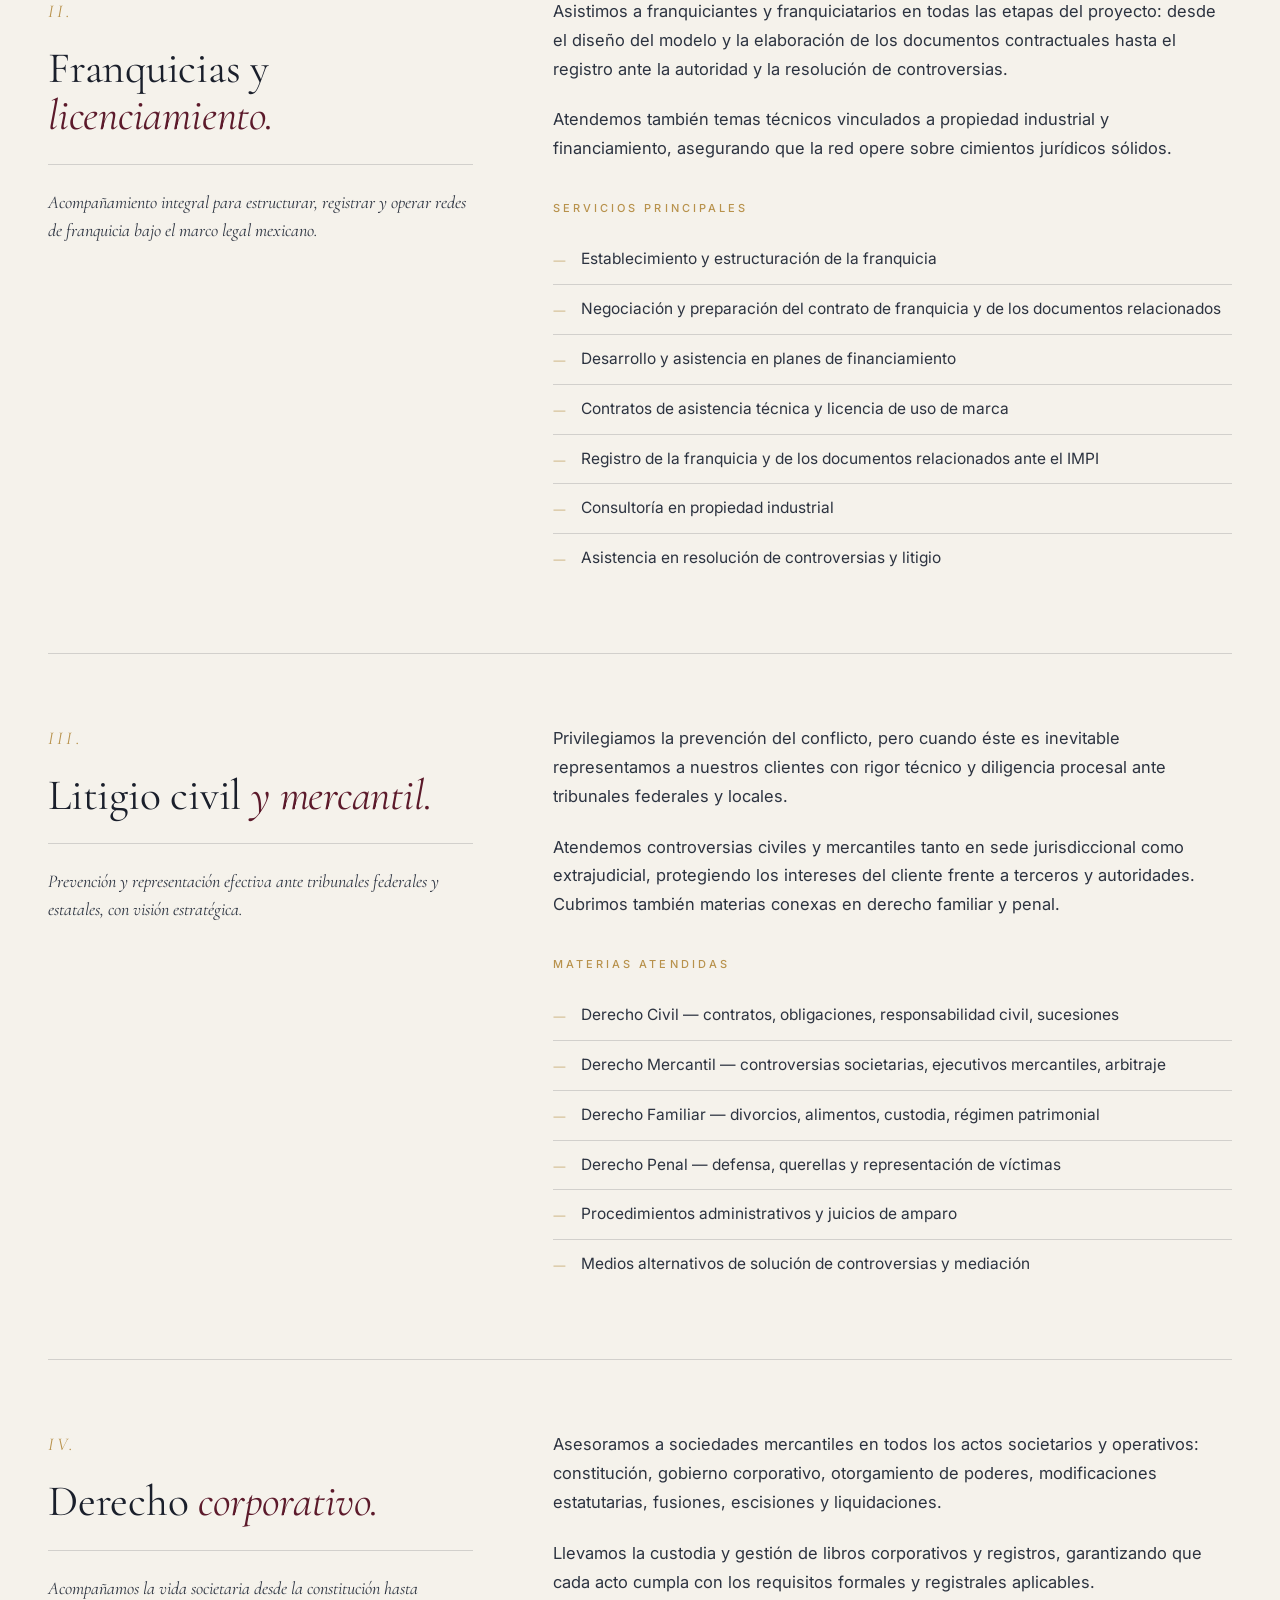
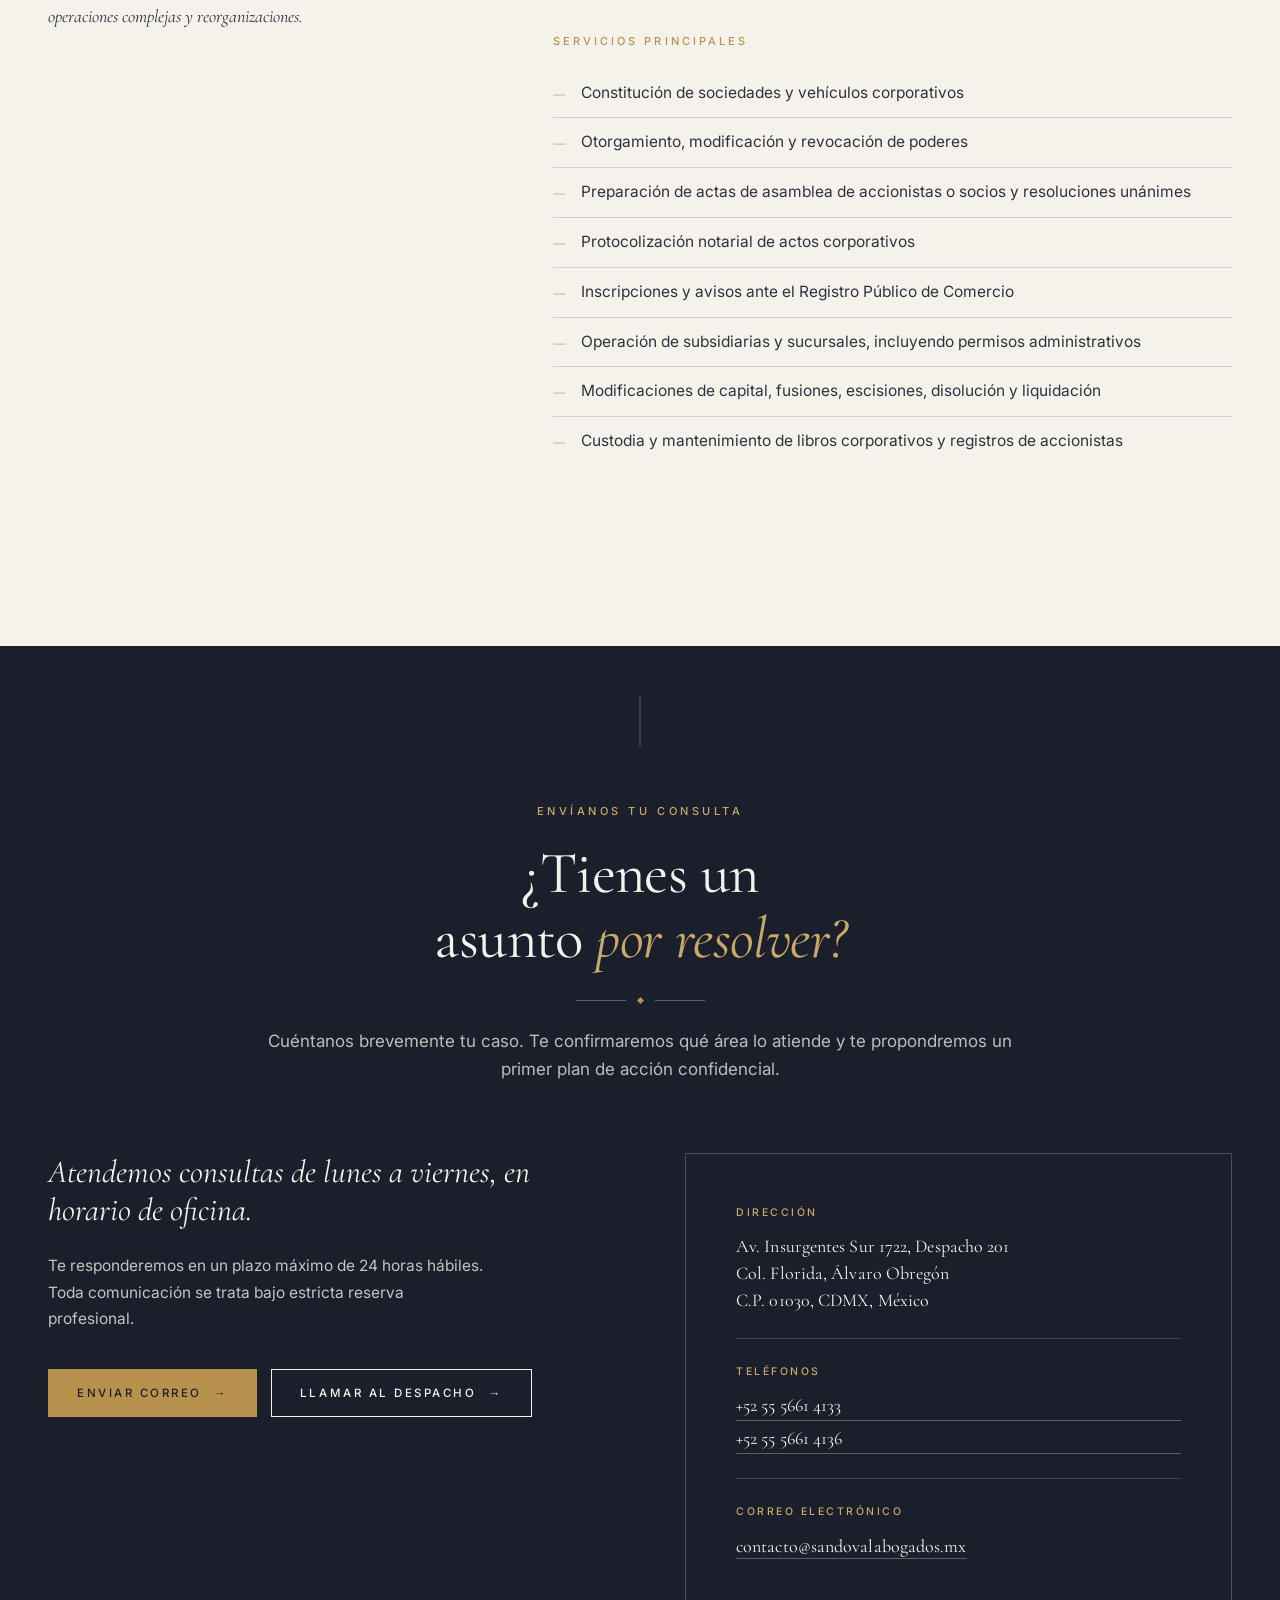
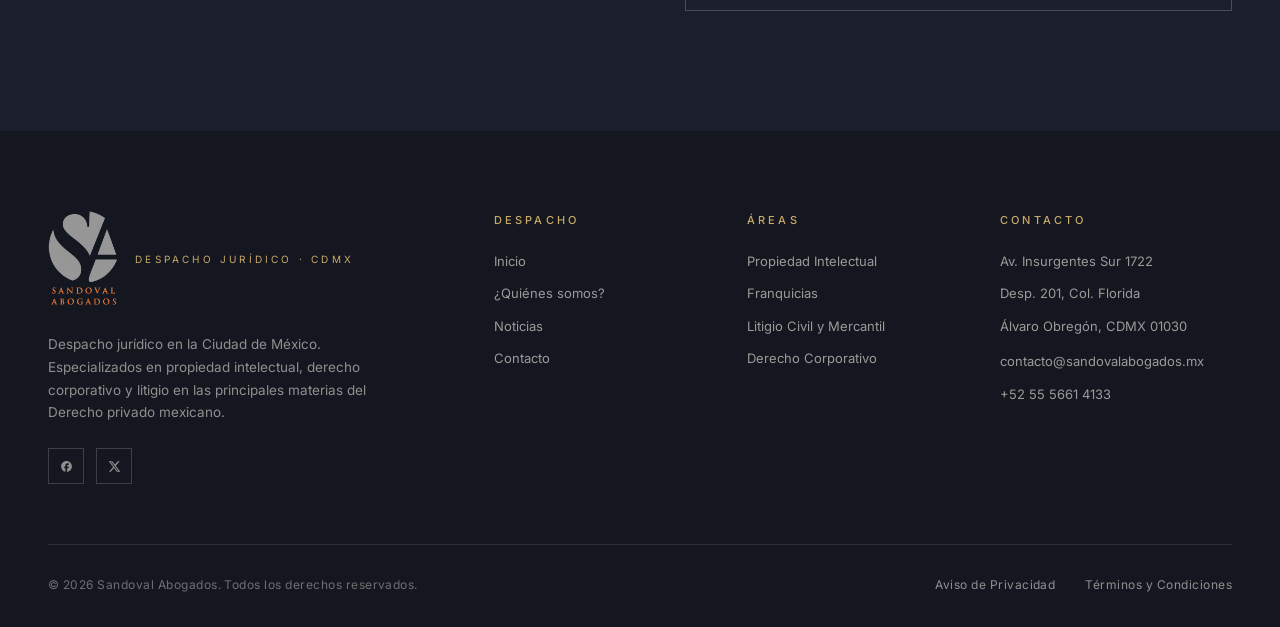
<file: experiencia.html>
<!DOCTYPE html>
<html lang="es">
<head>
<!-- Google tag (gtag.js) -->
<script async src="https://www.googletagmanager.com/gtag/js?id=G-XVRHD5QRLB"></script>
<script>
  window.dataLayer = window.dataLayer || [];
  function gtag(){dataLayer.push(arguments);}
  gtag('js', new Date());

  gtag('config', 'G-XVRHD5QRLB');
</script>
<meta charset="UTF-8">
<meta name="viewport" content="width=device-width, initial-scale=1.0">
<title>Áreas de Especialidad | Sandoval Abogados</title>
<meta name="description" content="Propiedad intelectual, franquicias, derecho corporativo y litigio civil y mercantil. Servicios legales y técnicos para personas y empresas.">
<link rel="preconnect" href="https://fonts.googleapis.com">
<link rel="preconnect" href="https://fonts.gstatic.com" crossorigin>
<link href="https://fonts.googleapis.com/css2?family=Cormorant+Garamond:ital,wght@0,300;0,400;0,500;0,600;0,700;1,400;1,500&family=Inter:wght@300;400;500;600&display=swap" rel="stylesheet">
<link rel="stylesheet" href="styles.css?v=13">
</head>
<body>

<div class="announce">
  <div class="container">
    <strong>Aviso</strong>
    Atendemos consultas de lunes a viernes ·
    <a href="tel:+525556614133">+52 55 5661 4133</a>
  </div>
</div>

<header class="nav">
  <div class="container nav-inner">
    <a href="index.html" class="logo">
      <span class="mark"><img src="logo-sandoval.png?v=3" alt="Sandoval Abogados"></span>
      <span class="wordmark">
        <span class="est">Despacho Jurídico · CDMX</span>
      </span>
    </a>
    <button class="nav-toggle" aria-label="Abrir menú" aria-expanded="false"><span></span><span></span><span></span></button>
    <nav>
      <ul>
        <li><a href="index.html">Inicio</a></li>
        <li><a href="experiencia.html" class="is-current">Áreas de Especialidad</a></li>
        <li><a href="nosotros.html">¿Quiénes Somos?</a></li>
        <li><a href="noticias.html">Noticias</a></li>
        <li><a href="contacto.html">Contacto</a></li>
        <li><a href="mailto:contacto@sandovalabogados.mx" class="cta-btn solid">Consulta</a></li>
      </ul>
    </nav>
  </div>
</header>

<!-- ───────── HERO ───────── -->
<section class="page-hero">
  <div class="container">
    <div class="crumbs">
      <a href="index.html">Inicio</a><span class="sep">/</span>Áreas de Especialidad
    </div>
    <h1>Asesoría jurídica<br><span class="accent">de alcance integral.</span></h1>
    <div class="ornament">
      <span class="l"></span>
      <span class="d"></span>
      <span class="l"></span>
    </div>
    <p class="lead">
      Atendemos cuatro grandes áreas de práctica con un mismo método:
      estudio puntual de cada asunto, estrategia clara y ejecución diligente.
    </p>
  </div>
</section>

<!-- ───────── PRACTICE AREAS ───────── -->
<section class="practice">
  <div class="container">

    <article class="practice-area" id="propiedad">
      <div class="pa-meta">
        <span class="roman">I.</span>
        <h2>Propiedad Industrial<br>e <span class="accent">Intelectual.</span></h2>
        <p class="pa-tagline">Estrategia, registro y defensa de los activos intangibles que dan ventaja competitiva a tu organización.</p>
      </div>
      <div class="pa-body">
        <p>Brindamos servicios legales y técnicos en relación con patentes, innovaciones en ciencias de la vida, modelos y diseños industriales, marcas, avisos comerciales, nombres comerciales, nombres de dominio, derechos de autor y todos los temas relacionados con esta área.</p>
        <p>Nuestro trabajo abarca el desarrollo de estrategias de protección, la gestión de litigios administrativos, civiles y penales, la consultoría en medios alternativos de solución de controversias y la implementación de medidas anti-piratería.</p>

        <h4>Servicios principales</h4>
        <ul>
          <li>Registro y mantenimiento de marcas, avisos y nombres comerciales</li>
          <li>Tramitación y defensa de patentes y modelos de utilidad</li>
          <li>Diseños industriales y derechos de autor</li>
          <li>Litigio en propiedad industrial e intelectual</li>
          <li>Contratos de licencia, transferencia de tecnología y franquicia</li>
          <li>Estrategias anti-piratería y observancia de derechos</li>
          <li>Consultoría en medios alternativos de solución de controversias</li>
        </ul>
      </div>
    </article>

    <article class="practice-area" id="franquicias">
      <div class="pa-meta">
        <span class="roman">II.</span>
        <h2>Franquicias y <span class="accent">licenciamiento.</span></h2>
        <p class="pa-tagline">Acompañamiento integral para estructurar, registrar y operar redes de franquicia bajo el marco legal mexicano.</p>
      </div>
      <div class="pa-body">
        <p>Asistimos a franquiciantes y franquiciatarios en todas las etapas del proyecto: desde el diseño del modelo y la elaboración de los documentos contractuales hasta el registro ante la autoridad y la resolución de controversias.</p>
        <p>Atendemos también temas técnicos vinculados a propiedad industrial y financiamiento, asegurando que la red opere sobre cimientos jurídicos sólidos.</p>

        <h4>Servicios principales</h4>
        <ul>
          <li>Establecimiento y estructuración de la franquicia</li>
          <li>Negociación y preparación del contrato de franquicia y de los documentos relacionados</li>
          <li>Desarrollo y asistencia en planes de financiamiento</li>
          <li>Contratos de asistencia técnica y licencia de uso de marca</li>
          <li>Registro de la franquicia y de los documentos relacionados ante el IMPI</li>
          <li>Consultoría en propiedad industrial</li>
          <li>Asistencia en resolución de controversias y litigio</li>
        </ul>
      </div>
    </article>

    <article class="practice-area" id="litigio">
      <div class="pa-meta">
        <span class="roman">III.</span>
        <h2>Litigio civil <span class="accent">y mercantil.</span></h2>
        <p class="pa-tagline">Prevención y representación efectiva ante tribunales federales y estatales, con visión estratégica.</p>
      </div>
      <div class="pa-body">
        <p>Privilegiamos la prevención del conflicto, pero cuando éste es inevitable representamos a nuestros clientes con rigor técnico y diligencia procesal ante tribunales federales y locales.</p>
        <p>Atendemos controversias civiles y mercantiles tanto en sede jurisdiccional como extrajudicial, protegiendo los intereses del cliente frente a terceros y autoridades. Cubrimos también materias conexas en derecho familiar y penal.</p>

        <h4>Materias atendidas</h4>
        <ul>
          <li>Derecho Civil — contratos, obligaciones, responsabilidad civil, sucesiones</li>
          <li>Derecho Mercantil — controversias societarias, ejecutivos mercantiles, arbitraje</li>
          <li>Derecho Familiar — divorcios, alimentos, custodia, régimen patrimonial</li>
          <li>Derecho Penal — defensa, querellas y representación de víctimas</li>
          <li>Procedimientos administrativos y juicios de amparo</li>
          <li>Medios alternativos de solución de controversias y mediación</li>
        </ul>
      </div>
    </article>

    <article class="practice-area" id="corporativo">
      <div class="pa-meta">
        <span class="roman">IV.</span>
        <h2>Derecho <span class="accent">corporativo.</span></h2>
        <p class="pa-tagline">Acompañamos la vida societaria desde la constitución hasta operaciones complejas y reorganizaciones.</p>
      </div>
      <div class="pa-body">
        <p>Asesoramos a sociedades mercantiles en todos los actos societarios y operativos: constitución, gobierno corporativo, otorgamiento de poderes, modificaciones estatutarias, fusiones, escisiones y liquidaciones.</p>
        <p>Llevamos la custodia y gestión de libros corporativos y registros, garantizando que cada acto cumpla con los requisitos formales y registrales aplicables.</p>

        <h4>Servicios principales</h4>
        <ul>
          <li>Constitución de sociedades y vehículos corporativos</li>
          <li>Otorgamiento, modificación y revocación de poderes</li>
          <li>Preparación de actas de asamblea de accionistas o socios y resoluciones unánimes</li>
          <li>Protocolización notarial de actos corporativos</li>
          <li>Inscripciones y avisos ante el Registro Público de Comercio</li>
          <li>Operación de subsidiarias y sucursales, incluyendo permisos administrativos</li>
          <li>Modificaciones de capital, fusiones, escisiones, disolución y liquidación</li>
          <li>Custodia y mantenimiento de libros corporativos y registros de accionistas</li>
        </ul>
      </div>
    </article>

  </div>
</section>

<!-- ───────── CTA ───────── -->
<section class="cta-section">
  <div class="container">
    <div class="section-hd">
      <span class="label">Envíanos tu consulta</span>
      <h2>¿Tienes un<br>asunto <span class="accent">por resolver?</span></h2>
      <div class="ornament">
        <span class="l"></span>
        <span class="d"></span>
        <span class="l"></span>
      </div>
      <p class="intro">
        Cuéntanos brevemente tu caso. Te confirmaremos qué área lo atiende
        y te propondremos un primer plan de acción confidencial.
      </p>
    </div>

    <div class="cta-grid">
      <div class="cta-form-side">
        <h3>Atendemos consultas de lunes a viernes, en horario de oficina.</h3>
        <p>Te responderemos en un plazo máximo de 24 horas hábiles. Toda comunicación se trata bajo estricta reserva profesional.</p>
        <div class="actions">
          <a href="mailto:contacto@sandovalabogados.mx" class="cta-btn gold-on-dark">
            Enviar correo <span class="arr">→</span>
          </a>
          <a href="tel:+525556614133" class="cta-btn on-dark">
            Llamar al despacho <span class="arr">→</span>
          </a>
        </div>
      </div>
      <div class="contact-card">
        <div class="item">
          <div class="k">Dirección</div>
          <div class="v">
            Av. Insurgentes Sur 1722, Despacho 201<br>
            Col. Florida, Álvaro Obregón<br>
            C.P. 01030, CDMX, México
          </div>
        </div>
        <div class="item">
          <div class="k">Teléfonos</div>
          <div class="v phone-list">
            <a href="tel:+525556614133">+52 55 5661 4133</a>
            <a href="tel:+525556614136">+52 55 5661 4136</a>
          </div>
        </div>
        <div class="item">
          <div class="k">Correo electrónico</div>
          <div class="v"><a href="mailto:contacto@sandovalabogados.mx">contacto@sandovalabogados.mx</a></div>
        </div>
      </div>
    </div>
  </div>
</section>

<footer class="site-footer">
  <div class="container">
    <div class="footer-grid">
      <div class="footer-brand">
        <a href="index.html" class="logo">
          <span class="mark"><img src="logo-sandoval.png?v=3" alt="Sandoval Abogados"></span>
          <span class="wordmark">
            <span class="est">Despacho Jurídico · CDMX</span>
          </span>
        </a>
        <p>Despacho jurídico en la Ciudad de México. Especializados en propiedad intelectual,
          derecho corporativo y litigio en las principales materias del Derecho privado mexicano.</p>
        <div class="footer-social">
          <a href="https://www.facebook.com/pages/Sandoval-Abogados/277001712328878" aria-label="Facebook" target="_blank" rel="noopener">
            <svg viewBox="0 0 24 24"><path d="M22 12c0-5.52-4.48-10-10-10S2 6.48 2 12c0 4.84 3.44 8.87 8 9.8V15H8v-3h2V9.5C10 7.57 11.57 6 13.5 6H16v3h-2c-.55 0-1 .45-1 1v2h3v3h-3v6.95c5.05-.5 9-4.76 9-9.95z"/></svg>
          </a>
          <a href="https://twitter.com/SandovalLaw" aria-label="X" target="_blank" rel="noopener">
            <svg viewBox="0 0 24 24"><path d="M18.244 2.25h3.308l-7.227 8.26 8.502 11.24H16.17l-5.214-6.817L4.99 21.75H1.68l7.73-8.835L1.254 2.25H8.08l4.713 6.231zm-1.161 17.52h1.833L7.084 4.126H5.117z"/></svg>
          </a>
        </div>
      </div>
      <div>
        <h5>Despacho</h5>
        <ul>
          <li><a href="index.html">Inicio</a></li>
          <li><a href="nosotros.html">¿Quiénes somos?</a></li>
          <li><a href="noticias.html">Noticias</a></li>
          <li><a href="contacto.html">Contacto</a></li>
        </ul>
      </div>
      <div>
        <h5>Áreas</h5>
        <ul>
          <li><a href="experiencia.html#propiedad">Propiedad Intelectual</a></li>
          <li><a href="experiencia.html#franquicias">Franquicias</a></li>
          <li><a href="experiencia.html#litigio">Litigio Civil y Mercantil</a></li>
          <li><a href="experiencia.html#corporativo">Derecho Corporativo</a></li>
        </ul>
      </div>
      <div>
        <h5>Contacto</h5>
        <ul>
          <li>Av. Insurgentes Sur 1722</li>
          <li>Desp. 201, Col. Florida</li>
          <li>Álvaro Obregón, CDMX 01030</li>
          <li style="margin-top: 14px;"><a href="mailto:contacto@sandovalabogados.mx">contacto@sandovalabogados.mx</a></li>
          <li><a href="tel:+525556614133">+52 55 5661 4133</a></li>
        </ul>
      </div>
    </div>
    <div class="footer-bottom">
      <span>© 2026 Sandoval Abogados. Todos los derechos reservados.</span>
      <div class="legal">
        <a href="#">Aviso de Privacidad</a>
        <a href="#">Términos y Condiciones</a>
      </div>
    </div>
  </div>
</footer>

<script src="script.js?v=2"></script>

</body>
</html>
</file>
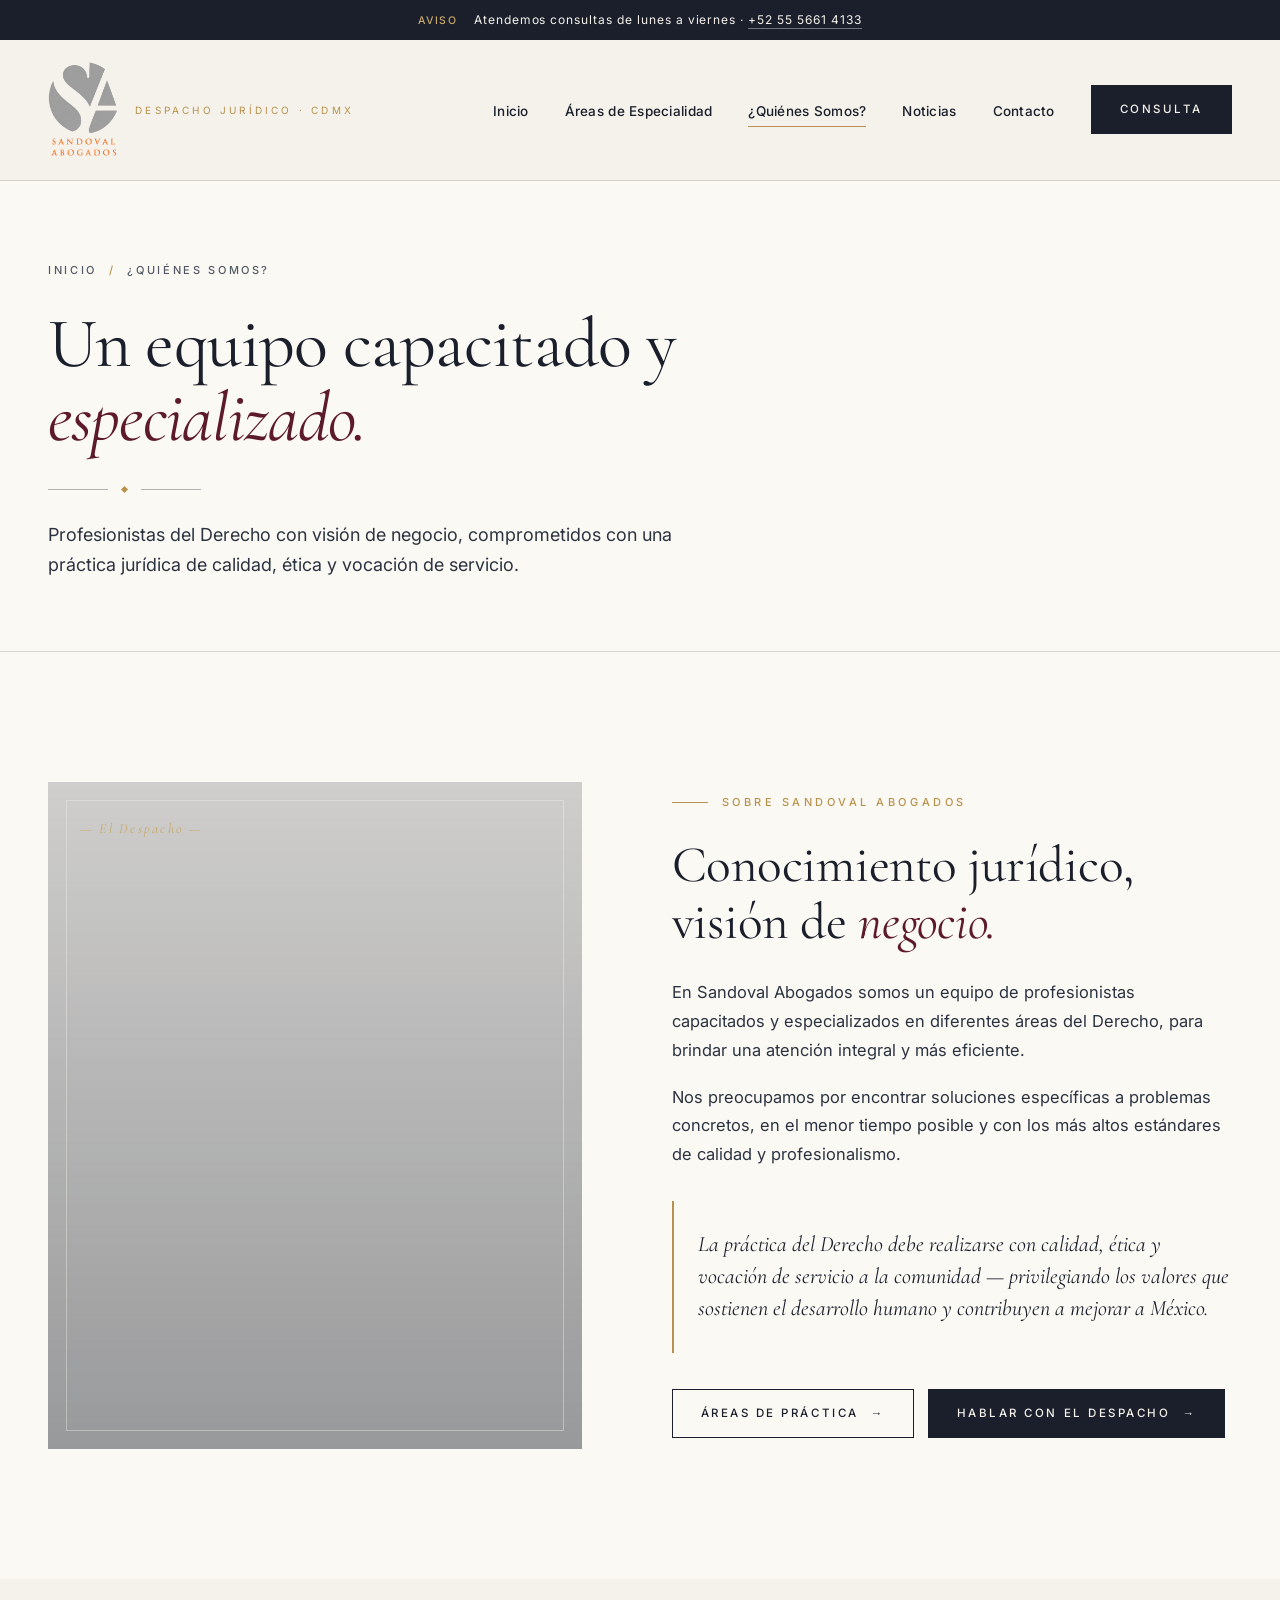
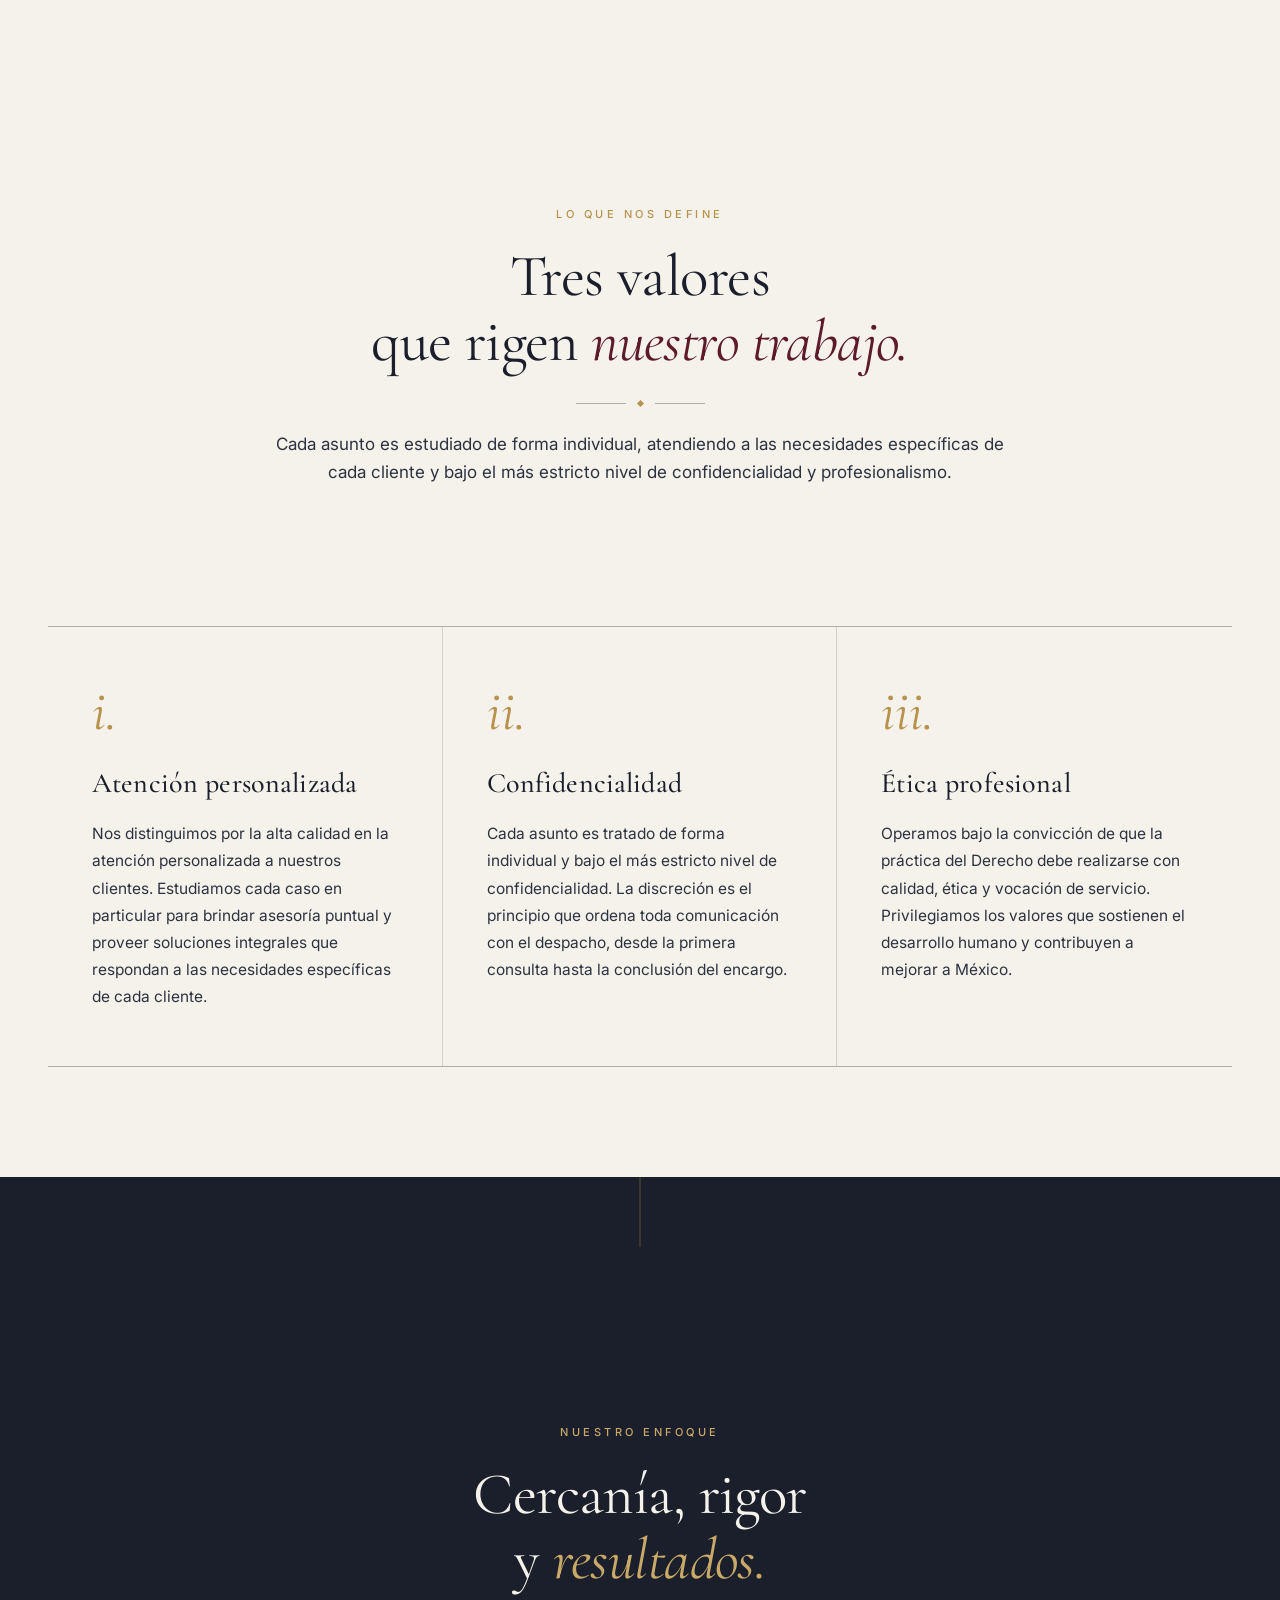
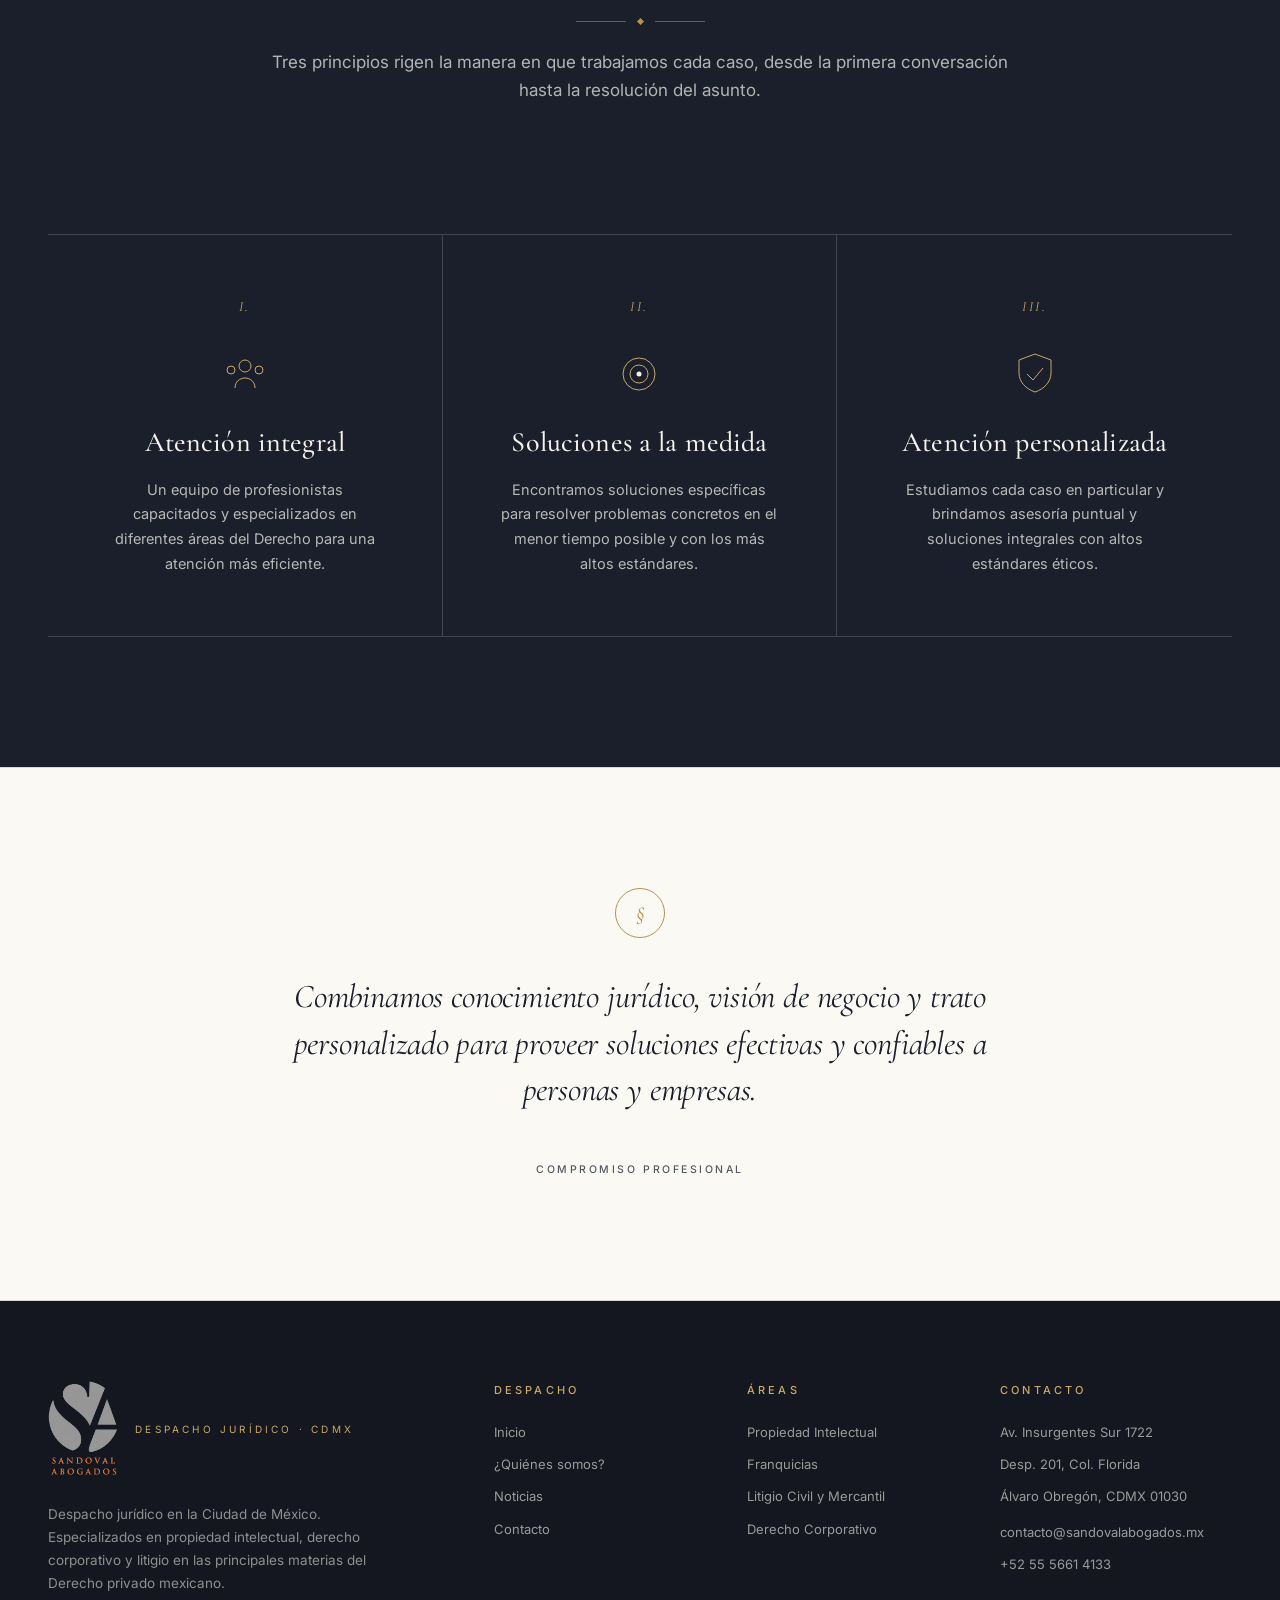
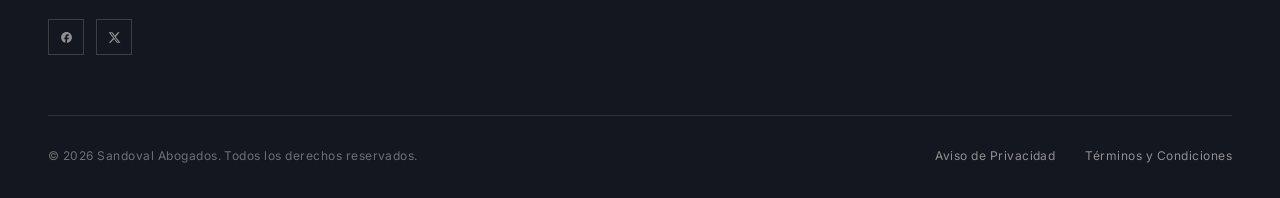
<file: nosotros.html>
<!DOCTYPE html>
<html lang="es">
<head>
<!-- Google tag (gtag.js) -->
<script async src="https://www.googletagmanager.com/gtag/js?id=G-XVRHD5QRLB"></script>
<script>
  window.dataLayer = window.dataLayer || [];
  function gtag(){dataLayer.push(arguments);}
  gtag('js', new Date());

  gtag('config', 'G-XVRHD5QRLB');
</script>
<meta charset="UTF-8">
<meta name="viewport" content="width=device-width, initial-scale=1.0">
<title>¿Quiénes Somos? | Sandoval Abogados</title>
<meta name="description" content="Equipo de profesionistas capacitados y especializados en diferentes áreas del Derecho. Atención personalizada, confidencialidad y ética profesional.">
<link rel="preconnect" href="https://fonts.googleapis.com">
<link rel="preconnect" href="https://fonts.gstatic.com" crossorigin>
<link href="https://fonts.googleapis.com/css2?family=Cormorant+Garamond:ital,wght@0,300;0,400;0,500;0,600;0,700;1,400;1,500&family=Inter:wght@300;400;500;600&display=swap" rel="stylesheet">
<link rel="stylesheet" href="styles.css?v=13">
</head>
<body>

<div class="announce">
  <div class="container">
    <strong>Aviso</strong>
    Atendemos consultas de lunes a viernes ·
    <a href="tel:+525556614133">+52 55 5661 4133</a>
  </div>
</div>

<header class="nav">
  <div class="container nav-inner">
    <a href="index.html" class="logo">
      <span class="mark"><img src="logo-sandoval.png?v=3" alt="Sandoval Abogados"></span>
      <span class="wordmark">
        <span class="est">Despacho Jurídico · CDMX</span>
      </span>
    </a>
    <button class="nav-toggle" aria-label="Abrir menú" aria-expanded="false"><span></span><span></span><span></span></button>
    <nav>
      <ul>
        <li><a href="index.html">Inicio</a></li>
        <li><a href="experiencia.html">Áreas de Especialidad</a></li>
        <li><a href="nosotros.html" class="is-current">¿Quiénes Somos?</a></li>
        <li><a href="noticias.html">Noticias</a></li>
        <li><a href="contacto.html">Contacto</a></li>
        <li><a href="mailto:contacto@sandovalabogados.mx" class="cta-btn solid">Consulta</a></li>
      </ul>
    </nav>
  </div>
</header>

<section class="page-hero">
  <div class="container">
    <div class="crumbs">
      <a href="index.html">Inicio</a><span class="sep">/</span>¿Quiénes Somos?
    </div>
    <h1>Un equipo capacitado y <span class="accent">especializado.</span></h1>
    <div class="ornament">
      <span class="l"></span>
      <span class="d"></span>
      <span class="l"></span>
    </div>
    <p class="lead">
      Profesionistas del Derecho con visión de negocio, comprometidos con
      una práctica jurídica de calidad, ética y vocación de servicio.
    </p>
  </div>
</section>

<section class="about">
  <div class="container">
    <div class="about-grid">
      <div class="about-visual">
        <div class="photo"></div>
        <div class="corner-mark">
          <span class="yr">— El Despacho —</span>
        </div>
      </div>
      <div class="about-content">
        <div class="label-row">
          <span class="line"></span>
          <span class="label">Sobre Sandoval Abogados</span>
        </div>
        <h2>Conocimiento jurídico,<br>visión de <span class="accent">negocio.</span></h2>
        <p>En Sandoval Abogados somos un equipo de profesionistas capacitados y especializados en diferentes áreas del Derecho, para brindar una atención integral y más eficiente.</p>
        <p>Nos preocupamos por encontrar soluciones específicas a problemas concretos, en el menor tiempo posible y con los más altos estándares de calidad y profesionalismo.</p>

        <blockquote>
          La práctica del Derecho debe realizarse con calidad, ética y vocación de servicio a la comunidad — privilegiando los valores que sostienen el desarrollo humano y contribuyen a mejorar a México.
        </blockquote>

        <div class="actions">
          <a href="experiencia.html" class="cta-btn">
            Áreas de práctica <span class="arr">→</span>
          </a>
          <a href="mailto:contacto@sandovalabogados.mx" class="cta-btn solid">
            Hablar con el despacho <span class="arr">→</span>
          </a>
        </div>
      </div>
    </div>
  </div>
</section>

<section class="valores">
  <div class="container">
    <div class="section-hd">
      <span class="label">Lo que nos define</span>
      <h2>Tres valores<br>que rigen <span class="accent">nuestro trabajo.</span></h2>
      <div class="ornament">
        <span class="l"></span>
        <span class="d"></span>
        <span class="l"></span>
      </div>
      <p class="intro">
        Cada asunto es estudiado de forma individual, atendiendo a las
        necesidades específicas de cada cliente y bajo el más estricto
        nivel de confidencialidad y profesionalismo.
      </p>
    </div>

    <div class="valores-grid">
      <div class="valor">
        <div class="v-num">i.</div>
        <h3>Atención personalizada</h3>
        <p>Nos distinguimos por la alta calidad en la atención personalizada a nuestros clientes. Estudiamos cada caso en particular para brindar asesoría puntual y proveer soluciones integrales que respondan a las necesidades específicas de cada cliente.</p>
      </div>
      <div class="valor">
        <div class="v-num">ii.</div>
        <h3>Confidencialidad</h3>
        <p>Cada asunto es tratado de forma individual y bajo el más estricto nivel de confidencialidad. La discreción es el principio que ordena toda comunicación con el despacho, desde la primera consulta hasta la conclusión del encargo.</p>
      </div>
      <div class="valor">
        <div class="v-num">iii.</div>
        <h3>Ética profesional</h3>
        <p>Operamos bajo la convicción de que la práctica del Derecho debe realizarse con calidad, ética y vocación de servicio. Privilegiamos los valores que sostienen el desarrollo humano y contribuyen a mejorar a México.</p>
      </div>
    </div>
  </div>
</section>

<section class="pillars">
  <div class="container">
    <div class="section-hd">
      <span class="label">Nuestro Enfoque</span>
      <h2>Cercanía, rigor<br>y <span class="accent">resultados.</span></h2>
      <div class="ornament">
        <span class="l"></span>
        <span class="d"></span>
        <span class="l"></span>
      </div>
      <p class="intro">
        Tres principios rigen la manera en que trabajamos cada caso,
        desde la primera conversación hasta la resolución del asunto.
      </p>
    </div>

    <div class="pillars-grid">
      <div class="pillar-cell">
        <span class="roman">I.</span>
        <svg class="icon" viewBox="0 0 48 48">
          <circle cx="24" cy="16" r="6"/>
          <path d="M14 38c0-6 4.5-10 10-10s10 4 10 10"/>
          <circle cx="38" cy="20" r="4"/>
          <circle cx="10" cy="20" r="4"/>
        </svg>
        <h4>Atención integral</h4>
        <p>Un equipo de profesionistas capacitados y especializados en diferentes áreas del Derecho para una atención más eficiente.</p>
      </div>
      <div class="pillar-cell">
        <span class="roman">II.</span>
        <svg class="icon" viewBox="0 0 48 48">
          <circle cx="24" cy="24" r="16"/>
          <circle cx="24" cy="24" r="9"/>
          <circle cx="24" cy="24" r="2.5" fill="currentColor" stroke="none"/>
        </svg>
        <h4>Soluciones a la medida</h4>
        <p>Encontramos soluciones específicas para resolver problemas concretos en el menor tiempo posible y con los más altos estándares.</p>
      </div>
      <div class="pillar-cell">
        <span class="roman">III.</span>
        <svg class="icon" viewBox="0 0 48 48">
          <path d="M24 4l16 6v13c0 9-7 16-16 19-9-3-16-10-16-19V10l16-6z"/>
          <path d="M16 24l6 6 10-12"/>
        </svg>
        <h4>Atención personalizada</h4>
        <p>Estudiamos cada caso en particular y brindamos asesoría puntual y soluciones integrales con altos estándares éticos.</p>
      </div>
    </div>
  </div>
</section>

<section class="testimonial">
  <div class="testimonial-inner">
    <div class="seal"></div>
    <blockquote>
      Combinamos conocimiento jurídico, visión de negocio y trato personalizado
      para proveer soluciones efectivas y confiables a personas y empresas.
    </blockquote>
    <div class="attribution">
      <span class="role">Compromiso Profesional</span>
    </div>
  </div>
</section>

<footer class="site-footer">
  <div class="container">
    <div class="footer-grid">
      <div class="footer-brand">
        <a href="index.html" class="logo">
          <span class="mark"><img src="logo-sandoval.png?v=3" alt="Sandoval Abogados"></span>
          <span class="wordmark">
            <span class="est">Despacho Jurídico · CDMX</span>
          </span>
        </a>
        <p>Despacho jurídico en la Ciudad de México. Especializados en propiedad intelectual,
          derecho corporativo y litigio en las principales materias del Derecho privado mexicano.</p>
        <div class="footer-social">
          <a href="https://www.facebook.com/pages/Sandoval-Abogados/277001712328878" aria-label="Facebook" target="_blank" rel="noopener">
            <svg viewBox="0 0 24 24"><path d="M22 12c0-5.52-4.48-10-10-10S2 6.48 2 12c0 4.84 3.44 8.87 8 9.8V15H8v-3h2V9.5C10 7.57 11.57 6 13.5 6H16v3h-2c-.55 0-1 .45-1 1v2h3v3h-3v6.95c5.05-.5 9-4.76 9-9.95z"/></svg>
          </a>
          <a href="https://twitter.com/SandovalLaw" aria-label="X" target="_blank" rel="noopener">
            <svg viewBox="0 0 24 24"><path d="M18.244 2.25h3.308l-7.227 8.26 8.502 11.24H16.17l-5.214-6.817L4.99 21.75H1.68l7.73-8.835L1.254 2.25H8.08l4.713 6.231zm-1.161 17.52h1.833L7.084 4.126H5.117z"/></svg>
          </a>
        </div>
      </div>
      <div>
        <h5>Despacho</h5>
        <ul>
          <li><a href="index.html">Inicio</a></li>
          <li><a href="nosotros.html">¿Quiénes somos?</a></li>
          <li><a href="noticias.html">Noticias</a></li>
          <li><a href="contacto.html">Contacto</a></li>
        </ul>
      </div>
      <div>
        <h5>Áreas</h5>
        <ul>
          <li><a href="experiencia.html#propiedad">Propiedad Intelectual</a></li>
          <li><a href="experiencia.html#franquicias">Franquicias</a></li>
          <li><a href="experiencia.html#litigio">Litigio Civil y Mercantil</a></li>
          <li><a href="experiencia.html#corporativo">Derecho Corporativo</a></li>
        </ul>
      </div>
      <div>
        <h5>Contacto</h5>
        <ul>
          <li>Av. Insurgentes Sur 1722</li>
          <li>Desp. 201, Col. Florida</li>
          <li>Álvaro Obregón, CDMX 01030</li>
          <li style="margin-top: 14px;"><a href="mailto:contacto@sandovalabogados.mx">contacto@sandovalabogados.mx</a></li>
          <li><a href="tel:+525556614133">+52 55 5661 4133</a></li>
        </ul>
      </div>
    </div>
    <div class="footer-bottom">
      <span>© 2026 Sandoval Abogados. Todos los derechos reservados.</span>
      <div class="legal">
        <a href="#">Aviso de Privacidad</a>
        <a href="#">Términos y Condiciones</a>
      </div>
    </div>
  </div>
</footer>

<script src="script.js?v=2"></script>

</body>
</html>
</file>
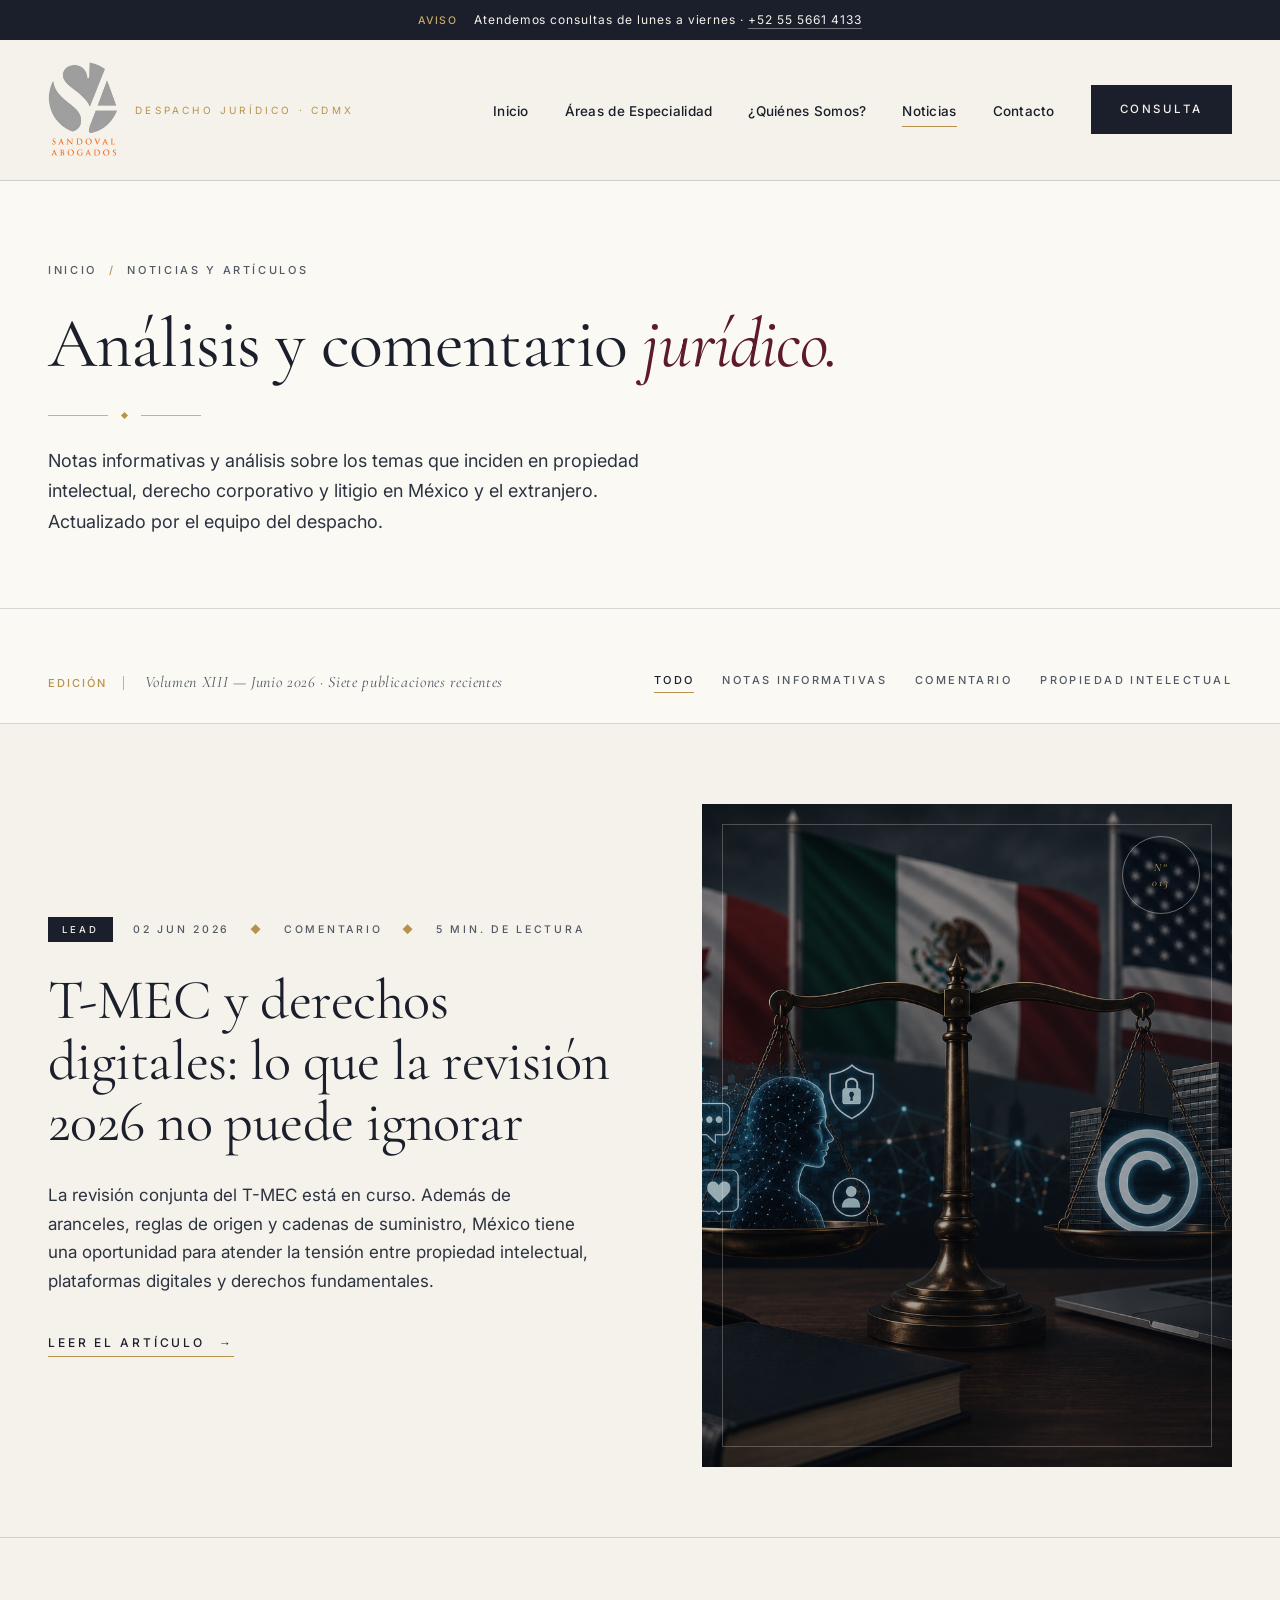
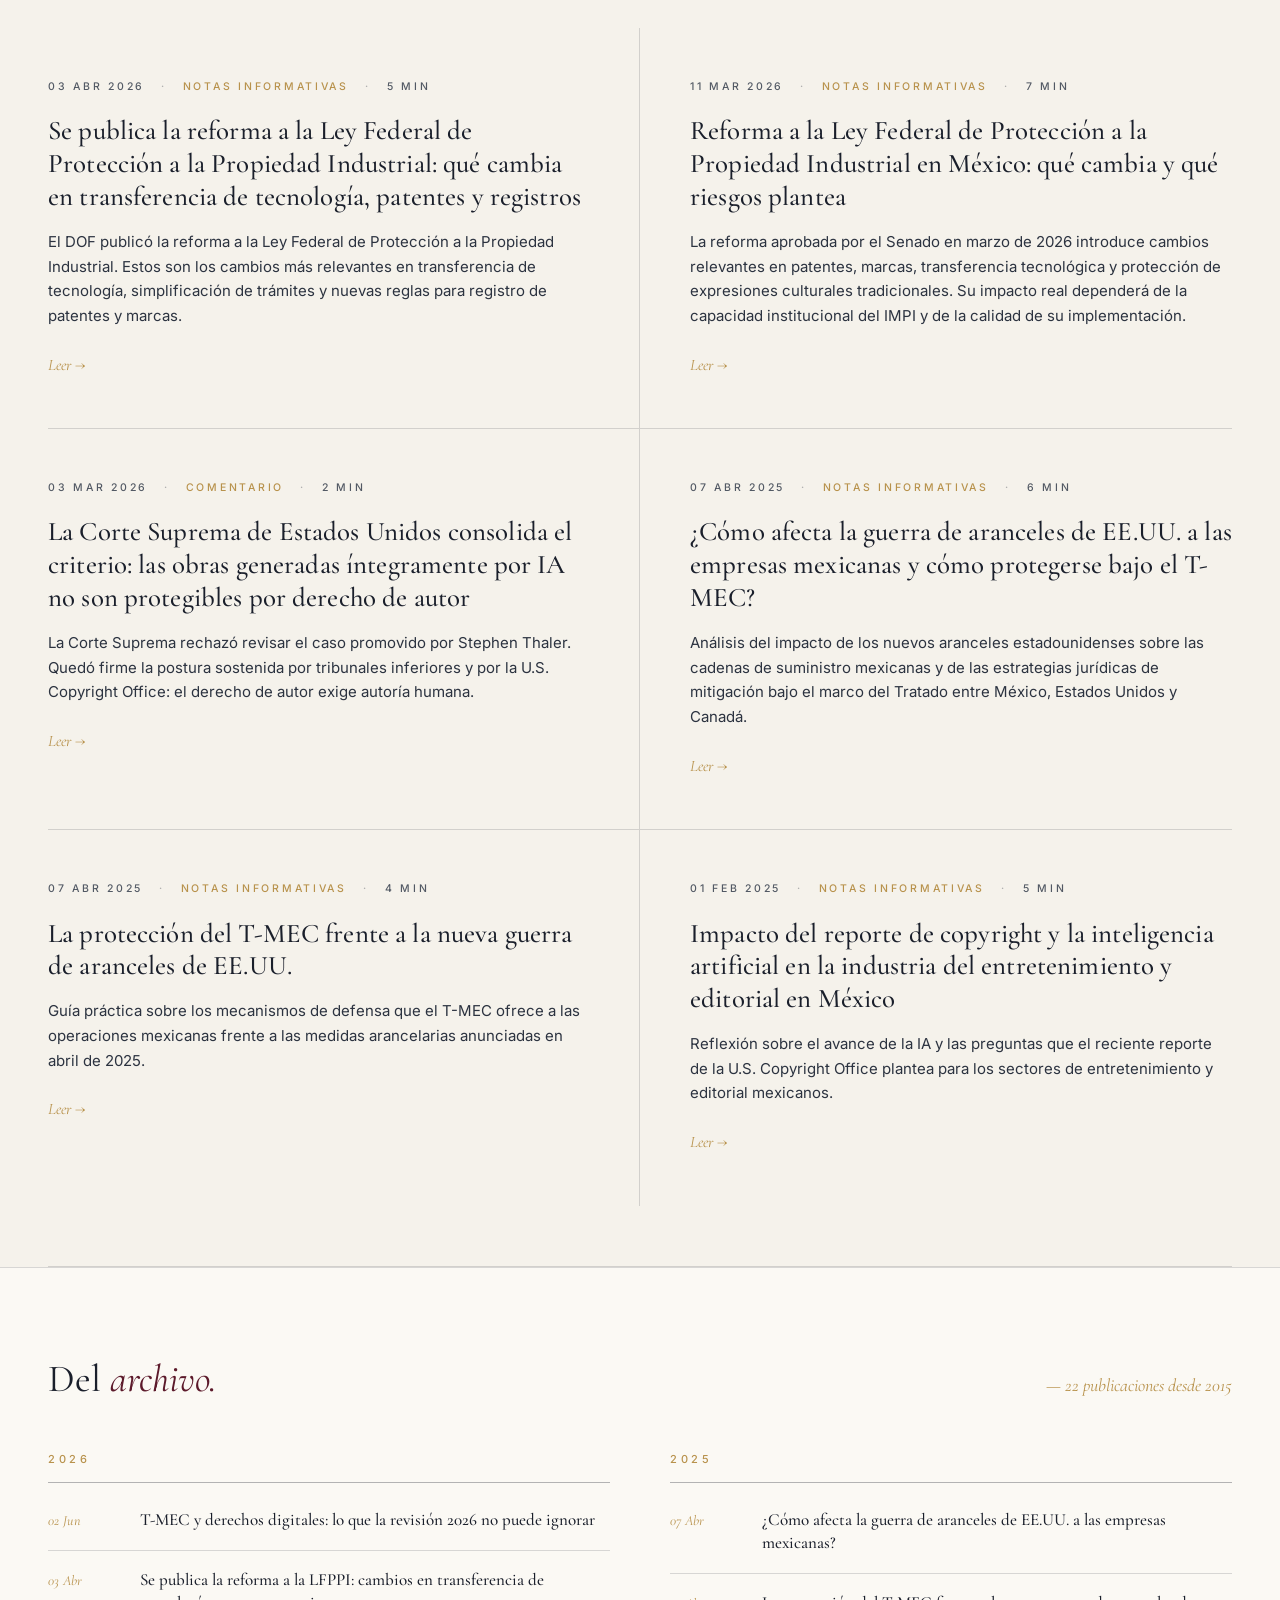
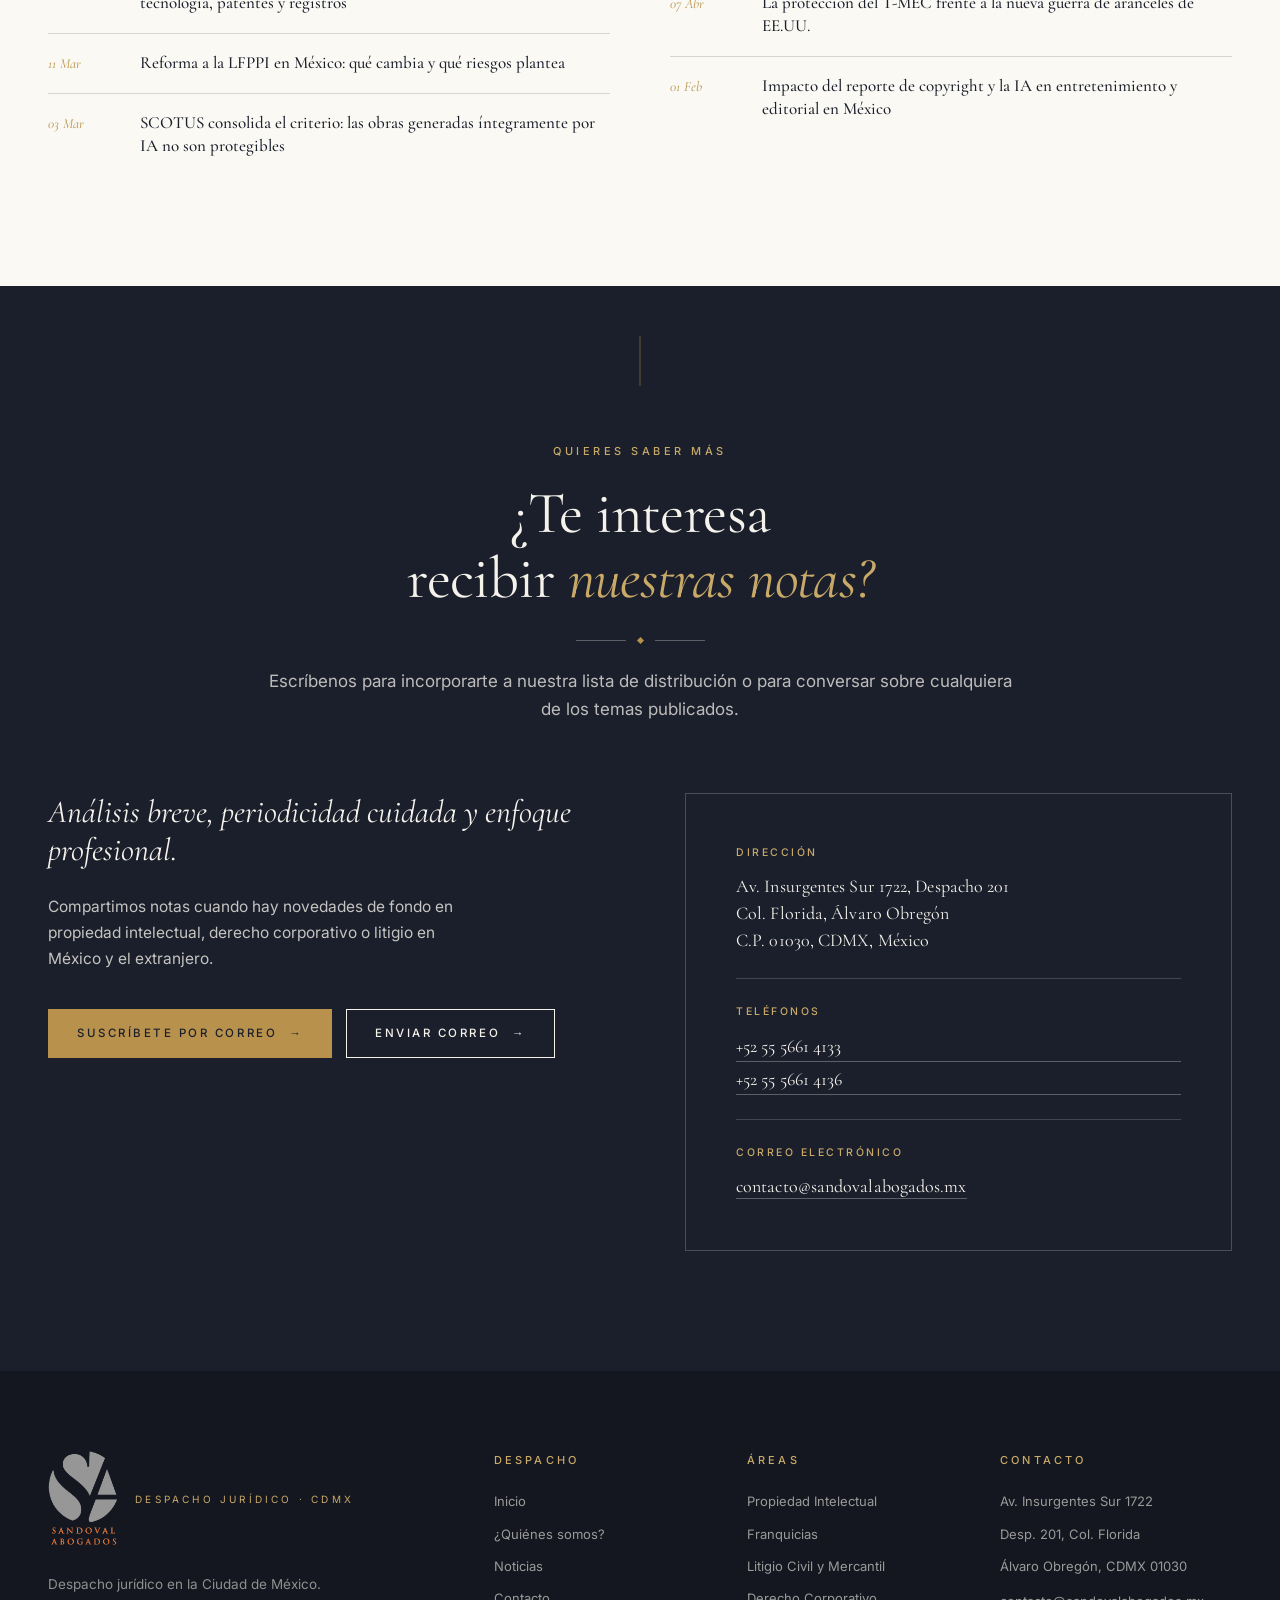
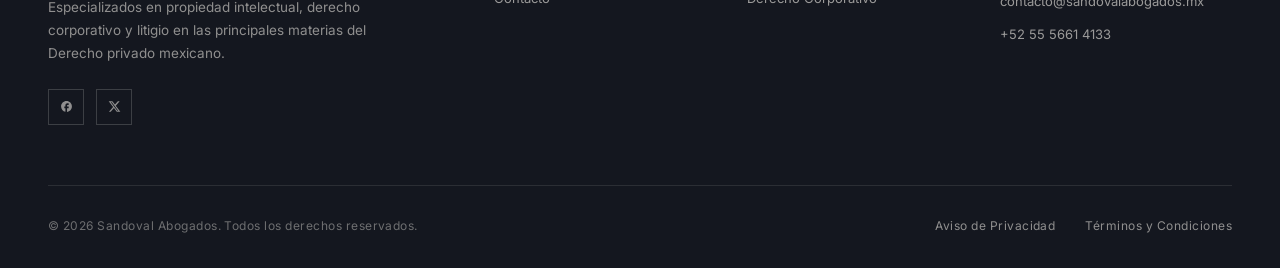
<file: noticias.html>
<!DOCTYPE html>
<html lang="es">
<head>
<!-- Google tag (gtag.js) -->
<script async src="https://www.googletagmanager.com/gtag/js?id=G-XVRHD5QRLB"></script>
<script>
  window.dataLayer = window.dataLayer || [];
  function gtag(){dataLayer.push(arguments);}
  gtag('js', new Date());

  gtag('config', 'G-XVRHD5QRLB');
</script>
<meta charset="UTF-8">
<meta name="viewport" content="width=device-width, initial-scale=1.0">
<title>Noticias y Artículos | Sandoval Abogados</title>
<meta name="description" content="Notas informativas y análisis sobre propiedad intelectual, derecho corporativo y litigio en México y el extranjero.">
<link rel="preconnect" href="https://fonts.googleapis.com">
<link rel="preconnect" href="https://fonts.gstatic.com" crossorigin>
<link href="https://fonts.googleapis.com/css2?family=Cormorant+Garamond:ital,wght@0,300;0,400;0,500;0,600;0,700;1,400;1,500&family=Inter:wght@300;400;500;600&display=swap" rel="stylesheet">
<link rel="stylesheet" href="styles.css?v=13">
</head>
<body>

<div class="announce">
  <div class="container">
    <strong>Aviso</strong>
    Atendemos consultas de lunes a viernes ·
    <a href="tel:+525556614133">+52 55 5661 4133</a>
  </div>
</div>

<header class="nav">
  <div class="container nav-inner">
    <a href="index.html" class="logo">
      <span class="mark"><img src="logo-sandoval.png?v=3" alt="Sandoval Abogados"></span>
      <span class="wordmark">
        <span class="est">Despacho Jurídico · CDMX</span>
      </span>
    </a>
    <button class="nav-toggle" aria-label="Abrir menú" aria-expanded="false"><span></span><span></span><span></span></button>
    <nav>
      <ul>
        <li><a href="index.html">Inicio</a></li>
        <li><a href="experiencia.html">Áreas de Especialidad</a></li>
        <li><a href="nosotros.html">¿Quiénes Somos?</a></li>
        <li><a href="noticias.html" class="is-current">Noticias</a></li>
        <li><a href="contacto.html">Contacto</a></li>
        <li><a href="mailto:contacto@sandovalabogados.mx" class="cta-btn solid">Consulta</a></li>
      </ul>
    </nav>
  </div>
</header>

<!-- ───────── PAGE HERO ───────── -->
<section class="page-hero">
  <div class="container">
    <div class="crumbs">
      <a href="index.html">Inicio</a><span class="sep">/</span>Noticias y Artículos
    </div>
    <h1>Análisis y comentario <span class="accent">jurídico.</span></h1>
    <div class="ornament">
      <span class="l"></span>
      <span class="d"></span>
      <span class="l"></span>
    </div>
    <p class="lead">
      Notas informativas y análisis sobre los temas que inciden en
      propiedad intelectual, derecho corporativo y litigio en México
      y el extranjero. Actualizado por el equipo del despacho.
    </p>
  </div>
</section>

<!-- ───────── ISSUE BAR ───────── -->
<section class="blog-issue">
  <div class="container">
    <div class="blog-issue-inner">
      <div class="issue-no">
        <strong>Edición</strong>
        <em>Volumen XIII — Junio 2026 · Siete publicaciones recientes</em>
      </div>
      <div class="filters">
        <a href="#" class="active">Todo</a>
        <a href="#">Notas Informativas</a>
        <a href="#">Comentario</a>
        <a href="#">Propiedad Intelectual</a>
      </div>
    </div>
  </div>
</section>

<!-- ───────── FEATURED ARTICLE ───────── -->
<section class="blog-feature">
  <div class="container">
    <div class="blog-feature-grid">
      <div class="blog-feature-content">
        <div class="blog-feature-meta">
          <span class="pill">Lead</span>
          <span>02 Jun 2026</span>
          <span class="dot">◆</span>
          <span>Comentario</span>
          <span class="dot">◆</span>
          <span>5 Min. de lectura</span>
        </div>
        <h2><a href="noticias/t-mec-derechos-digitales-revision-2026.html">T-MEC y derechos digitales: lo que la revisión 2026 no puede ignorar</a></h2>
        <p class="excerpt">
          La revisión conjunta del T-MEC está en curso. Además de aranceles, reglas de origen y cadenas de suministro, México tiene una oportunidad para atender la tensión entre propiedad intelectual, plataformas digitales y derechos fundamentales.
        </p>
        <a href="noticias/t-mec-derechos-digitales-revision-2026.html" class="read-link">
          Leer el artículo <span class="arr">→</span>
        </a>
      </div>
      <div class="blog-feature-art">
        <div class="ph" style="background-image: linear-gradient(135deg, rgba(26,31,43,0.25), rgba(26,31,43,0.5)), url('blog-tmec-derechos-digitales.png');"></div>
        <div class="stamp">N°<br>013</div>
      </div>
    </div>
  </div>
</section>

<!-- ───────── BLOG GRID ───────── -->
<section class="container">
  <div class="blog-grid">

    <a href="noticias/reforma-lfppi-publicada.html" class="blog-card">
      <div class="meta">
        <span>03 Abr 2026</span>
        <span class="dot">·</span>
        <span class="cat">Notas Informativas</span>
        <span class="dot">·</span>
        <span>5 Min</span>
      </div>
      <h3>Se publica la reforma a la Ley Federal de Protección a la Propiedad Industrial: qué cambia en transferencia de tecnología, patentes y registros</h3>
      <p class="excerpt">El DOF publicó la reforma a la Ley Federal de Protección a la Propiedad Industrial. Estos son los cambios más relevantes en transferencia de tecnología, simplificación de trámites y nuevas reglas para registro de patentes y marcas.</p>
      <span class="more">Leer →</span>
    </a>

    <a href="noticias/reforma-lfppi-analisis.html" class="blog-card">
      <div class="meta">
        <span>11 Mar 2026</span>
        <span class="dot">·</span>
        <span class="cat">Notas Informativas</span>
        <span class="dot">·</span>
        <span>7 Min</span>
      </div>
      <h3>Reforma a la Ley Federal de Protección a la Propiedad Industrial en México: qué cambia y qué riesgos plantea</h3>
      <p class="excerpt">La reforma aprobada por el Senado en marzo de 2026 introduce cambios relevantes en patentes, marcas, transferencia tecnológica y protección de expresiones culturales tradicionales. Su impacto real dependerá de la capacidad institucional del IMPI y de la calidad de su implementación.</p>
      <span class="more">Leer →</span>
    </a>

    <a href="noticias/scotus-ia-copyright.html" class="blog-card">
      <div class="meta">
        <span>03 Mar 2026</span>
        <span class="dot">·</span>
        <span class="cat">Comentario</span>
        <span class="dot">·</span>
        <span>2 Min</span>
      </div>
      <h3>La Corte Suprema de Estados Unidos consolida el criterio: las obras generadas íntegramente por IA no son protegibles por derecho de autor</h3>
      <p class="excerpt">La Corte Suprema rechazó revisar el caso promovido por Stephen Thaler. Quedó firme la postura sostenida por tribunales inferiores y por la U.S. Copyright Office: el derecho de autor exige autoría humana.</p>
      <span class="more">Leer →</span>
    </a>

    <a href="#" class="blog-card">
      <div class="meta">
        <span>07 Abr 2025</span>
        <span class="dot">·</span>
        <span class="cat">Notas Informativas</span>
        <span class="dot">·</span>
        <span>6 Min</span>
      </div>
      <h3>¿Cómo afecta la guerra de aranceles de EE.UU. a las empresas mexicanas y cómo protegerse bajo el T-MEC?</h3>
      <p class="excerpt">Análisis del impacto de los nuevos aranceles estadounidenses sobre las cadenas de suministro mexicanas y de las estrategias jurídicas de mitigación bajo el marco del Tratado entre México, Estados Unidos y Canadá.</p>
      <span class="more">Leer →</span>
    </a>

    <a href="#" class="blog-card">
      <div class="meta">
        <span>07 Abr 2025</span>
        <span class="dot">·</span>
        <span class="cat">Notas Informativas</span>
        <span class="dot">·</span>
        <span>4 Min</span>
      </div>
      <h3>La protección del T-MEC frente a la nueva guerra de aranceles de EE.UU.</h3>
      <p class="excerpt">Guía práctica sobre los mecanismos de defensa que el T-MEC ofrece a las operaciones mexicanas frente a las medidas arancelarias anunciadas en abril de 2025.</p>
      <span class="more">Leer →</span>
    </a>

    <a href="#" class="blog-card">
      <div class="meta">
        <span>01 Feb 2025</span>
        <span class="dot">·</span>
        <span class="cat">Notas Informativas</span>
        <span class="dot">·</span>
        <span>5 Min</span>
      </div>
      <h3>Impacto del reporte de copyright y la inteligencia artificial en la industria del entretenimiento y editorial en México</h3>
      <p class="excerpt">Reflexión sobre el avance de la IA y las preguntas que el reciente reporte de la U.S. Copyright Office plantea para los sectores de entretenimiento y editorial mexicanos.</p>
      <span class="more">Leer →</span>
    </a>

  </div>
</section>

<!-- ───────── ARCHIVO ───────── -->
<section class="blog-archive">
  <div class="container">
    <div class="archive-hd">
      <h2>Del <span class="accent">archivo.</span></h2>
      <span class="count">— 22 publicaciones desde 2015</span>
    </div>

    <div class="archive-years">
      <div class="archive-year">
        <h4>2026</h4>
        <ul>
          <li><a href="noticias/t-mec-derechos-digitales-revision-2026.html"><span class="d">02 Jun</span><span class="t">T-MEC y derechos digitales: lo que la revisión 2026 no puede ignorar</span></a></li>
          <li><a href="noticias/reforma-lfppi-publicada.html"><span class="d">03 Abr</span><span class="t">Se publica la reforma a la LFPPI: cambios en transferencia de tecnología, patentes y registros</span></a></li>
          <li><a href="noticias/reforma-lfppi-analisis.html"><span class="d">11 Mar</span><span class="t">Reforma a la LFPPI en México: qué cambia y qué riesgos plantea</span></a></li>
          <li><a href="noticias/scotus-ia-copyright.html"><span class="d">03 Mar</span><span class="t">SCOTUS consolida el criterio: las obras generadas íntegramente por IA no son protegibles</span></a></li>
        </ul>
      </div>
      <div class="archive-year">
        <h4>2025</h4>
        <ul>
          <li><a href="#"><span class="d">07 Abr</span><span class="t">¿Cómo afecta la guerra de aranceles de EE.UU. a las empresas mexicanas?</span></a></li>
          <li><a href="#"><span class="d">07 Abr</span><span class="t">La protección del T-MEC frente a la nueva guerra de aranceles de EE.UU.</span></a></li>
          <li><a href="#"><span class="d">01 Feb</span><span class="t">Impacto del reporte de copyright y la IA en entretenimiento y editorial en México</span></a></li>
        </ul>
      </div>
    </div>
  </div>
</section>

<!-- ───────── CTA ───────── -->
<section class="cta-section">
  <div class="container">
    <div class="section-hd">
      <span class="label">Quieres saber más</span>
      <h2>¿Te interesa<br>recibir <span class="accent">nuestras notas?</span></h2>
      <div class="ornament">
        <span class="l"></span>
        <span class="d"></span>
        <span class="l"></span>
      </div>
      <p class="intro">
        Escríbenos para incorporarte a nuestra lista de distribución
        o para conversar sobre cualquiera de los temas publicados.
      </p>
    </div>

    <div class="cta-grid">
      <div class="cta-form-side">
        <h3>Análisis breve, periodicidad cuidada y enfoque profesional.</h3>
        <p>Compartimos notas cuando hay novedades de fondo en propiedad intelectual, derecho corporativo o litigio en México y el extranjero.</p>
        <div class="actions">
          <a href="mailto:contacto@sandovalabogados.mx" class="cta-btn gold-on-dark">
            Suscríbete por correo <span class="arr">→</span>
          </a>
          <a href="mailto:contacto@sandovalabogados.mx" class="cta-btn on-dark">
            Enviar correo <span class="arr">→</span>
          </a>
        </div>
      </div>
      <div class="contact-card">
        <div class="item">
          <div class="k">Dirección</div>
          <div class="v">
            Av. Insurgentes Sur 1722, Despacho 201<br>
            Col. Florida, Álvaro Obregón<br>
            C.P. 01030, CDMX, México
          </div>
        </div>
        <div class="item">
          <div class="k">Teléfonos</div>
          <div class="v phone-list">
            <a href="tel:+525556614133">+52 55 5661 4133</a>
            <a href="tel:+525556614136">+52 55 5661 4136</a>
          </div>
        </div>
        <div class="item">
          <div class="k">Correo electrónico</div>
          <div class="v"><a href="mailto:contacto@sandovalabogados.mx">contacto@sandovalabogados.mx</a></div>
        </div>
      </div>
    </div>
  </div>
</section>

<footer class="site-footer">
  <div class="container">
    <div class="footer-grid">
      <div class="footer-brand">
        <a href="index.html" class="logo">
          <span class="mark"><img src="logo-sandoval.png?v=3" alt="Sandoval Abogados"></span>
          <span class="wordmark">
            <span class="est">Despacho Jurídico · CDMX</span>
          </span>
        </a>
        <p>Despacho jurídico en la Ciudad de México. Especializados en propiedad intelectual,
          derecho corporativo y litigio en las principales materias del Derecho privado mexicano.</p>
        <div class="footer-social">
          <a href="https://www.facebook.com/pages/Sandoval-Abogados/277001712328878" aria-label="Facebook" target="_blank" rel="noopener">
            <svg viewBox="0 0 24 24"><path d="M22 12c0-5.52-4.48-10-10-10S2 6.48 2 12c0 4.84 3.44 8.87 8 9.8V15H8v-3h2V9.5C10 7.57 11.57 6 13.5 6H16v3h-2c-.55 0-1 .45-1 1v2h3v3h-3v6.95c5.05-.5 9-4.76 9-9.95z"/></svg>
          </a>
          <a href="https://twitter.com/SandovalLaw" aria-label="X" target="_blank" rel="noopener">
            <svg viewBox="0 0 24 24"><path d="M18.244 2.25h3.308l-7.227 8.26 8.502 11.24H16.17l-5.214-6.817L4.99 21.75H1.68l7.73-8.835L1.254 2.25H8.08l4.713 6.231zm-1.161 17.52h1.833L7.084 4.126H5.117z"/></svg>
          </a>
        </div>
      </div>
      <div>
        <h5>Despacho</h5>
        <ul>
          <li><a href="index.html">Inicio</a></li>
          <li><a href="nosotros.html">¿Quiénes somos?</a></li>
          <li><a href="noticias.html">Noticias</a></li>
          <li><a href="contacto.html">Contacto</a></li>
        </ul>
      </div>
      <div>
        <h5>Áreas</h5>
        <ul>
          <li><a href="experiencia.html#propiedad">Propiedad Intelectual</a></li>
          <li><a href="experiencia.html#franquicias">Franquicias</a></li>
          <li><a href="experiencia.html#litigio">Litigio Civil y Mercantil</a></li>
          <li><a href="experiencia.html#corporativo">Derecho Corporativo</a></li>
        </ul>
      </div>
      <div>
        <h5>Contacto</h5>
        <ul>
          <li>Av. Insurgentes Sur 1722</li>
          <li>Desp. 201, Col. Florida</li>
          <li>Álvaro Obregón, CDMX 01030</li>
          <li style="margin-top: 14px;"><a href="mailto:contacto@sandovalabogados.mx">contacto@sandovalabogados.mx</a></li>
          <li><a href="tel:+525556614133">+52 55 5661 4133</a></li>
        </ul>
      </div>
    </div>
    <div class="footer-bottom">
      <span>© 2026 Sandoval Abogados. Todos los derechos reservados.</span>
      <div class="legal">
        <a href="#">Aviso de Privacidad</a>
        <a href="#">Términos y Condiciones</a>
      </div>
    </div>
  </div>
</footer>

<script src="script.js?v=2"></script>

</body>
</html>
</file>
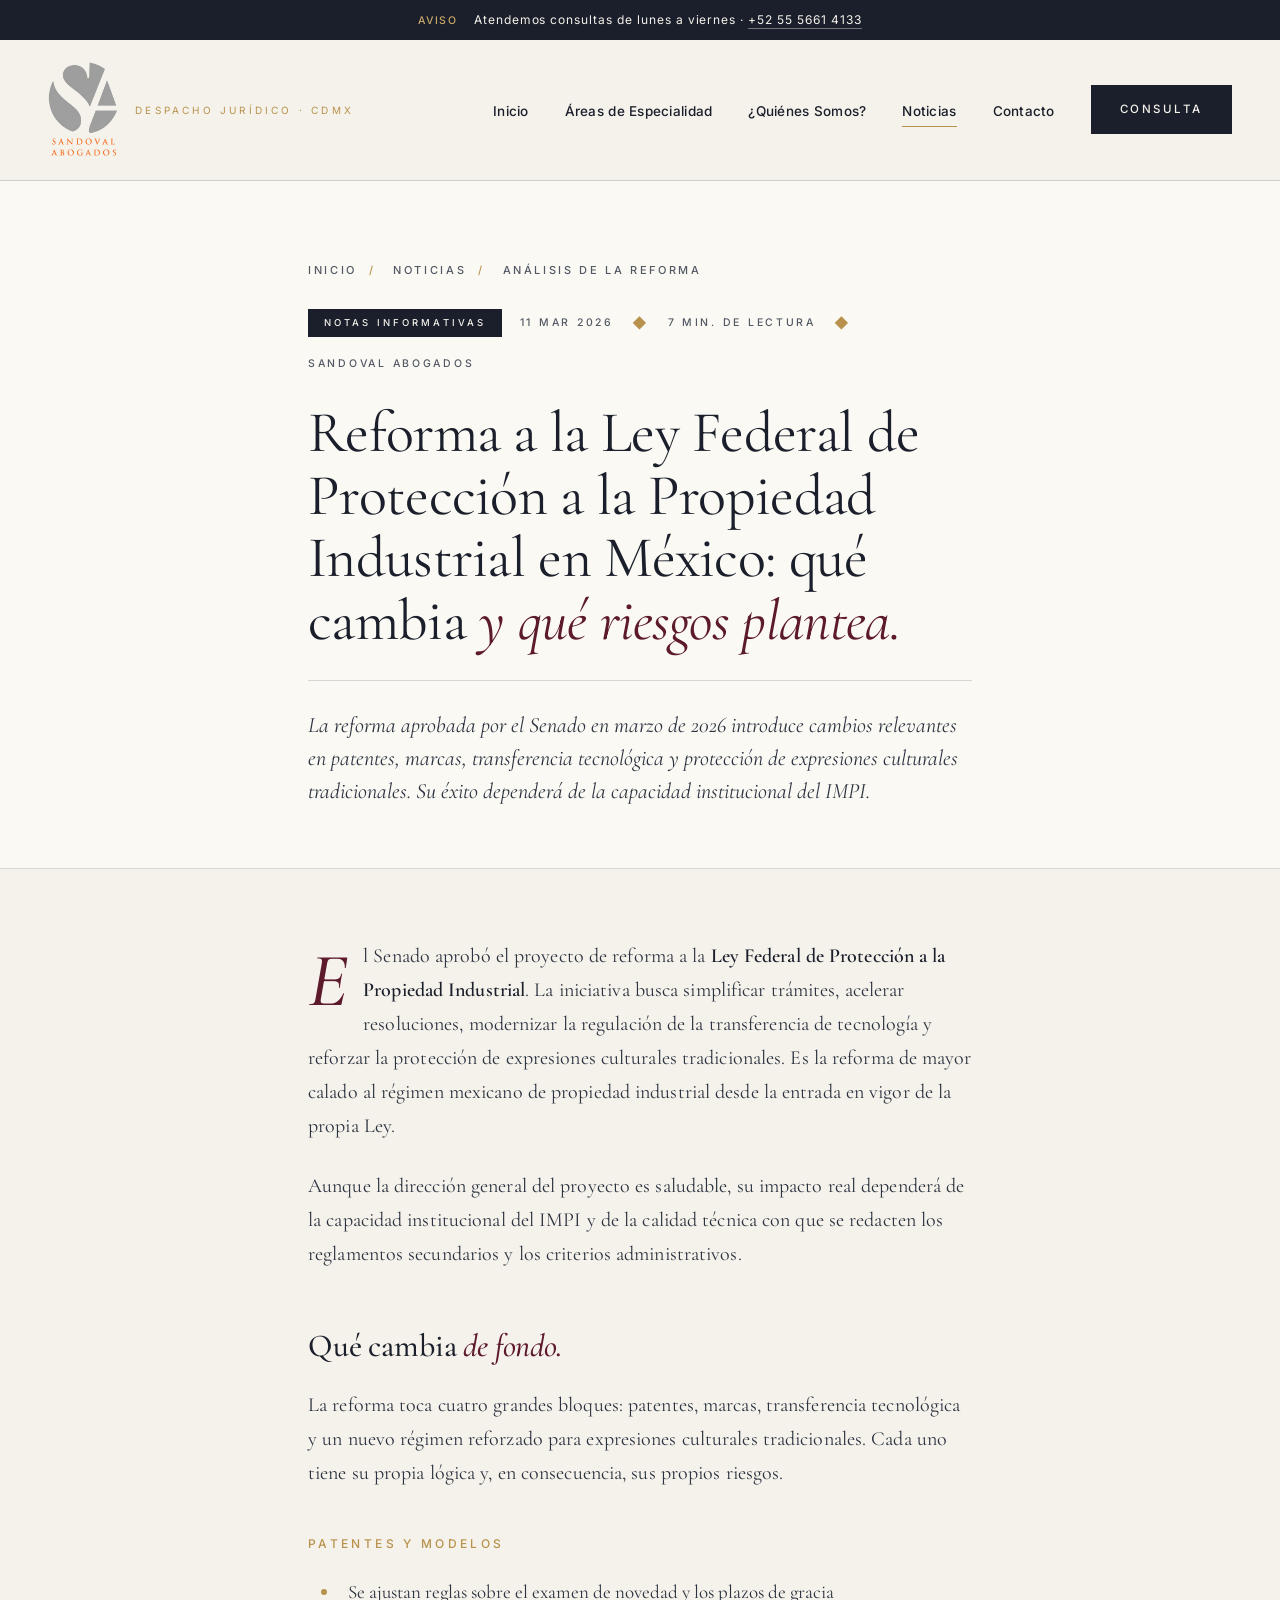
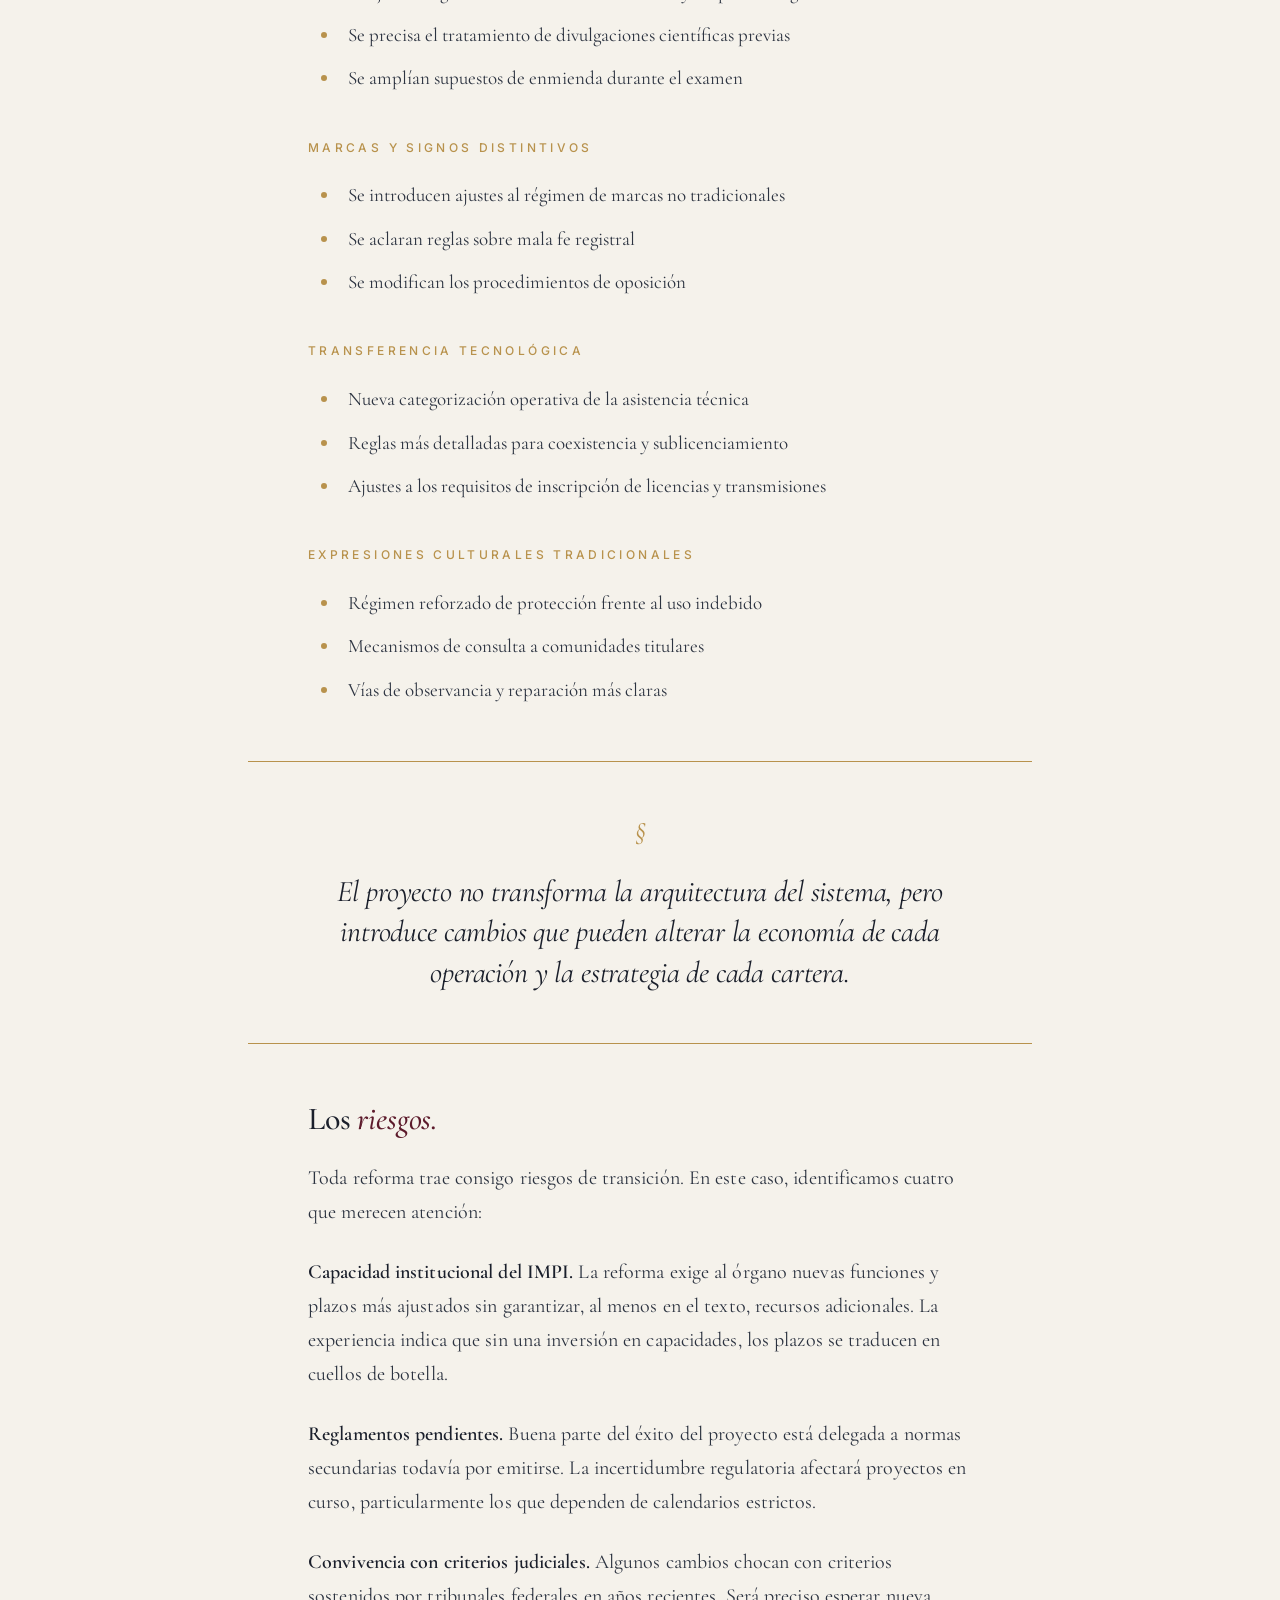
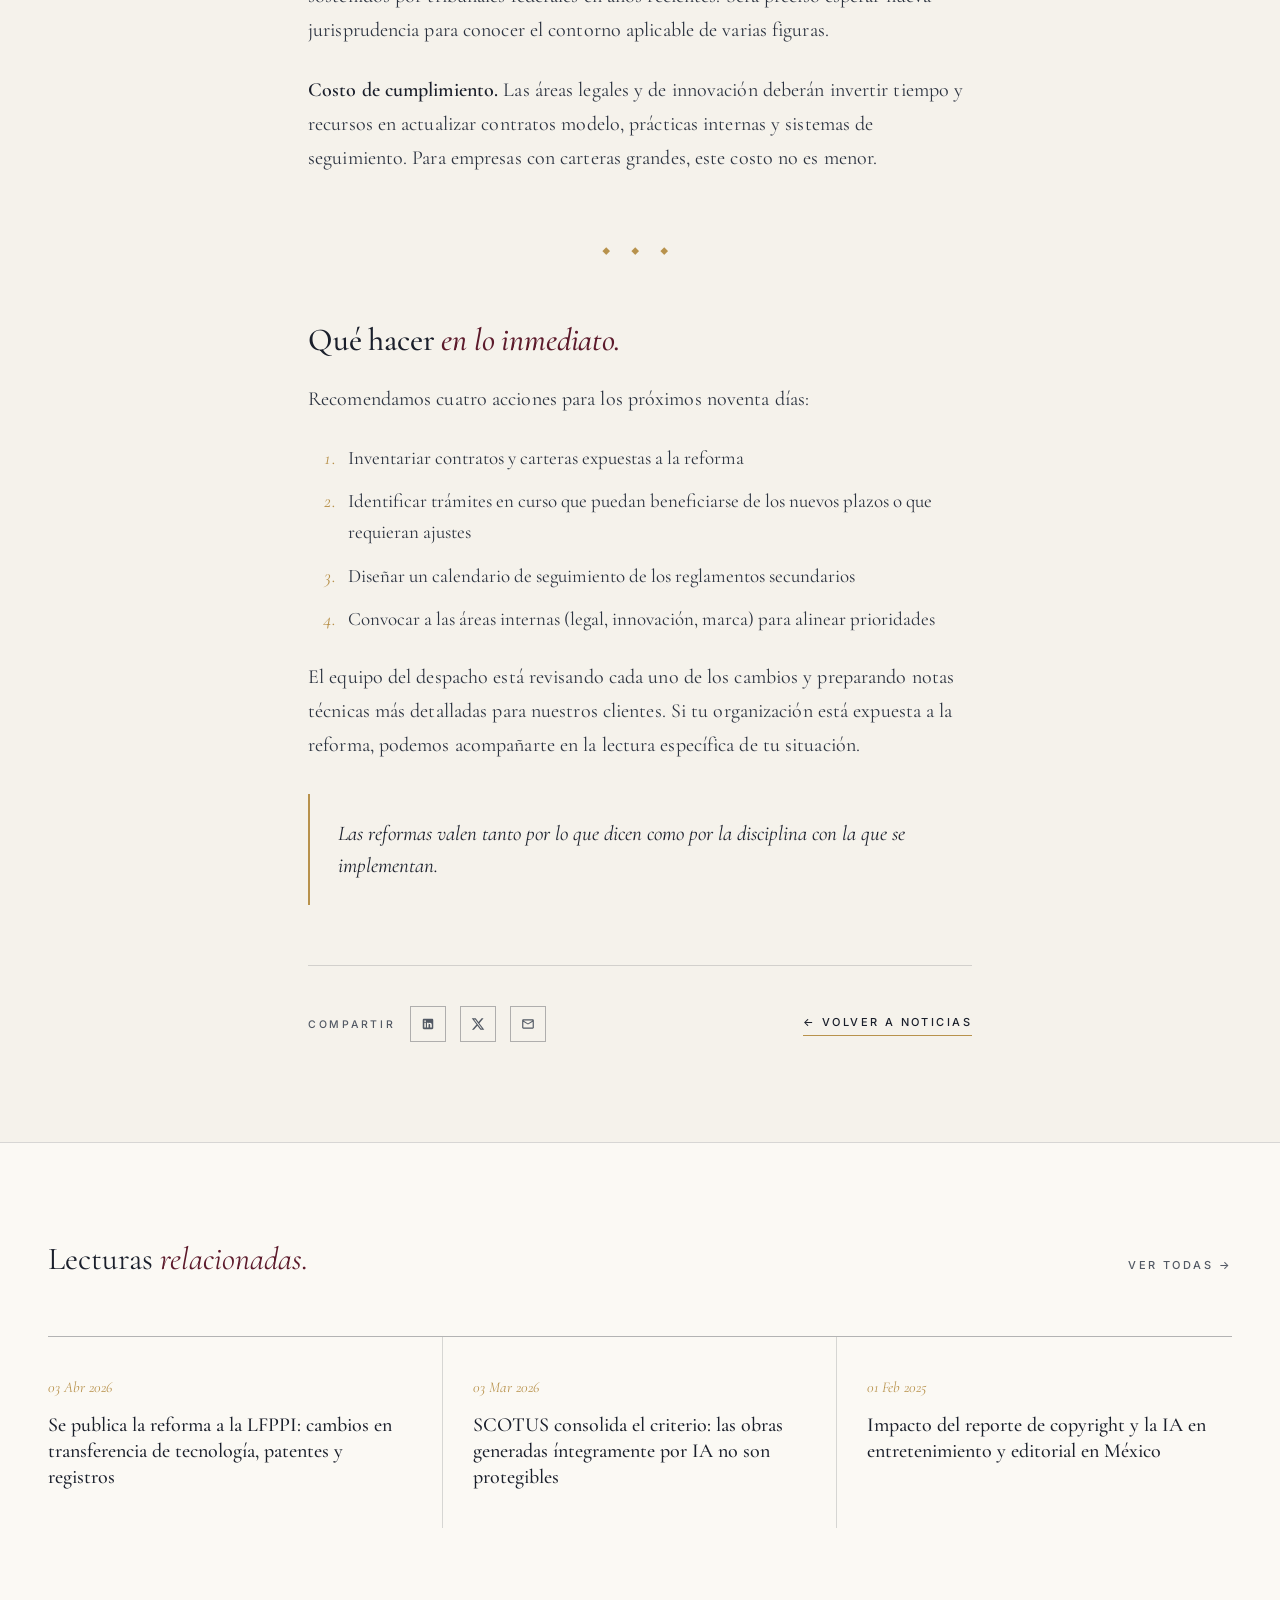
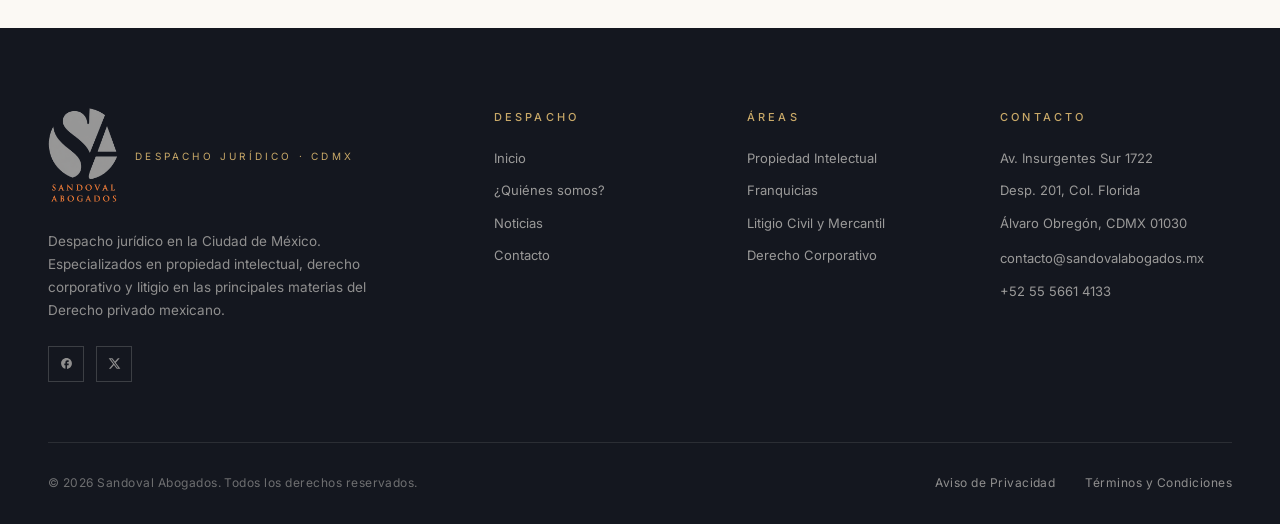
<file: noticias/reforma-lfppi-analisis.html>
<!DOCTYPE html>
<html lang="es">
<head>
<!-- Google tag (gtag.js) -->
<script async src="https://www.googletagmanager.com/gtag/js?id=G-XVRHD5QRLB"></script>
<script>
  window.dataLayer = window.dataLayer || [];
  function gtag(){dataLayer.push(arguments);}
  gtag('js', new Date());

  gtag('config', 'G-XVRHD5QRLB');
</script>
<meta charset="UTF-8">
<meta name="viewport" content="width=device-width, initial-scale=1.0">
<title>Reforma a la LFPPI: qué cambia y qué riesgos plantea | Sandoval Abogados</title>
<meta name="description" content="Análisis del proyecto de reforma a la LFPPI aprobado por el Senado: cambios en patentes, marcas, transferencia tecnológica y riesgos de implementación.">
<link rel="preconnect" href="https://fonts.googleapis.com">
<link rel="preconnect" href="https://fonts.gstatic.com" crossorigin>
<link href="https://fonts.googleapis.com/css2?family=Cormorant+Garamond:ital,wght@0,300;0,400;0,500;0,600;0,700;1,400;1,500&family=Inter:wght@300;400;500;600&display=swap" rel="stylesheet">
<link rel="stylesheet" href="../styles.css?v=13">
</head>
<body>

<div class="announce">
  <div class="container">
    <strong>Aviso</strong>
    Atendemos consultas de lunes a viernes ·
    <a href="tel:+525556614133">+52 55 5661 4133</a>
  </div>
</div>

<header class="nav">
  <div class="container nav-inner">
    <a href="../index.html" class="logo">
      <span class="mark"><img src="../logo-sandoval.png?v=3" alt="Sandoval Abogados"></span>
      <span class="wordmark">
        <span class="est">Despacho Jurídico · CDMX</span>
      </span>
    </a>
    <button class="nav-toggle" aria-label="Abrir menú" aria-expanded="false"><span></span><span></span><span></span></button>
    <nav>
      <ul>
        <li><a href="../index.html">Inicio</a></li>
        <li><a href="../experiencia.html">Áreas de Especialidad</a></li>
        <li><a href="../nosotros.html">¿Quiénes Somos?</a></li>
        <li><a href="../noticias.html" class="is-current">Noticias</a></li>
        <li><a href="../contacto.html">Contacto</a></li>
        <li><a href="mailto:contacto@sandovalabogados.mx" class="cta-btn solid">Consulta</a></li>
      </ul>
    </nav>
  </div>
</header>

<article class="article-hero">
  <div class="container-reading">
    <div class="crumbs">
      <a href="../index.html">Inicio</a><span class="sep">/</span>
      <a href="../noticias.html">Noticias</a><span class="sep">/</span>
      Análisis de la reforma
    </div>
    <div class="meta-row">
      <span class="cat-pill">Notas Informativas</span>
      <span>11 Mar 2026</span>
      <span class="dot">◆</span>
      <span>7 Min. de lectura</span>
      <span class="dot">◆</span>
      <span>Sandoval Abogados</span>
    </div>
    <h1>Reforma a la Ley Federal de Protección a la Propiedad Industrial en México: qué cambia <span class="accent">y qué riesgos plantea.</span></h1>
    <p class="standfirst">
      La reforma aprobada por el Senado en marzo de 2026 introduce
      cambios relevantes en patentes, marcas, transferencia tecnológica
      y protección de expresiones culturales tradicionales. Su éxito
      dependerá de la capacidad institucional del IMPI.
    </p>
  </div>
</article>

<section class="article-body">
  <div class="container-reading">

    <p>El Senado aprobó el proyecto de reforma a la <strong>Ley Federal de Protección a la Propiedad Industrial</strong>. La iniciativa busca simplificar trámites, acelerar resoluciones, modernizar la regulación de la transferencia de tecnología y reforzar la protección de expresiones culturales tradicionales. Es la reforma de mayor calado al régimen mexicano de propiedad industrial desde la entrada en vigor de la propia Ley.</p>

    <p>Aunque la dirección general del proyecto es saludable, su impacto real dependerá de la capacidad institucional del IMPI y de la calidad técnica con que se redacten los reglamentos secundarios y los criterios administrativos.</p>

    <h2>Qué cambia <span class="accent">de fondo.</span></h2>

    <p>La reforma toca cuatro grandes bloques: patentes, marcas, transferencia tecnológica y un nuevo régimen reforzado para expresiones culturales tradicionales. Cada uno tiene su propia lógica y, en consecuencia, sus propios riesgos.</p>

    <h3>Patentes y modelos</h3>
    <ul>
      <li>Se ajustan reglas sobre el examen de novedad y los plazos de gracia</li>
      <li>Se precisa el tratamiento de divulgaciones científicas previas</li>
      <li>Se amplían supuestos de enmienda durante el examen</li>
    </ul>

    <h3>Marcas y signos distintivos</h3>
    <ul>
      <li>Se introducen ajustes al régimen de marcas no tradicionales</li>
      <li>Se aclaran reglas sobre mala fe registral</li>
      <li>Se modifican los procedimientos de oposición</li>
    </ul>

    <h3>Transferencia tecnológica</h3>
    <ul>
      <li>Nueva categorización operativa de la asistencia técnica</li>
      <li>Reglas más detalladas para coexistencia y sublicenciamiento</li>
      <li>Ajustes a los requisitos de inscripción de licencias y transmisiones</li>
    </ul>

    <h3>Expresiones culturales tradicionales</h3>
    <ul>
      <li>Régimen reforzado de protección frente al uso indebido</li>
      <li>Mecanismos de consulta a comunidades titulares</li>
      <li>Vías de observancia y reparación más claras</li>
    </ul>

    <blockquote class="pull">
      El proyecto no transforma la arquitectura del sistema, pero introduce cambios que pueden alterar la economía de cada operación y la estrategia de cada cartera.
    </blockquote>

    <h2>Los <span class="accent">riesgos.</span></h2>

    <p>Toda reforma trae consigo riesgos de transición. En este caso, identificamos cuatro que merecen atención:</p>

    <p><strong>Capacidad institucional del IMPI.</strong> La reforma exige al órgano nuevas funciones y plazos más ajustados sin garantizar, al menos en el texto, recursos adicionales. La experiencia indica que sin una inversión en capacidades, los plazos se traducen en cuellos de botella.</p>

    <p><strong>Reglamentos pendientes.</strong> Buena parte del éxito del proyecto está delegada a normas secundarias todavía por emitirse. La incertidumbre regulatoria afectará proyectos en curso, particularmente los que dependen de calendarios estrictos.</p>

    <p><strong>Convivencia con criterios judiciales.</strong> Algunos cambios chocan con criterios sostenidos por tribunales federales en años recientes. Será preciso esperar nueva jurisprudencia para conocer el contorno aplicable de varias figuras.</p>

    <p><strong>Costo de cumplimiento.</strong> Las áreas legales y de innovación deberán invertir tiempo y recursos en actualizar contratos modelo, prácticas internas y sistemas de seguimiento. Para empresas con carteras grandes, este costo no es menor.</p>

    <hr class="glyph">

    <h2>Qué hacer <span class="accent">en lo inmediato.</span></h2>

    <p>Recomendamos cuatro acciones para los próximos noventa días:</p>

    <ol>
      <li>Inventariar contratos y carteras expuestas a la reforma</li>
      <li>Identificar trámites en curso que puedan beneficiarse de los nuevos plazos o que requieran ajustes</li>
      <li>Diseñar un calendario de seguimiento de los reglamentos secundarios</li>
      <li>Convocar a las áreas internas (legal, innovación, marca) para alinear prioridades</li>
    </ol>

    <p>El equipo del despacho está revisando cada uno de los cambios y preparando notas técnicas más detalladas para nuestros clientes. Si tu organización está expuesta a la reforma, podemos acompañarte en la lectura específica de tu situación.</p>

    <blockquote class="aside">
      Las reformas valen tanto por lo que dicen como por la disciplina con la que se implementan.
    </blockquote>

    <div class="article-foot">
      <div class="share">
        <span class="lbl">Compartir</span>
        <a href="#" aria-label="LinkedIn"><svg viewBox="0 0 24 24"><path d="M19 3H5C3.9 3 3 3.9 3 5v14c0 1.1.9 2 2 2h14c1.1 0 2-.9 2-2V5c0-1.1-.9-2-2-2zM8.3 18H5.7V10h2.6v8zM7 8.7c-.8 0-1.5-.7-1.5-1.5S6.2 5.7 7 5.7s1.5.7 1.5 1.5S7.8 8.7 7 8.7zM18.3 18h-2.6v-3.9c0-.9 0-2.1-1.3-2.1-1.3 0-1.5 1-1.5 2.1V18H10.3V10h2.5v1.1h.04c.4-.7 1.2-1.4 2.5-1.4 2.7 0 3.2 1.8 3.2 4.1V18z"/></svg></a>
        <a href="#" aria-label="X"><svg viewBox="0 0 24 24"><path d="M18.244 2.25h3.308l-7.227 8.26 8.502 11.24H16.17l-5.214-6.817L4.99 21.75H1.68l7.73-8.835L1.254 2.25H8.08l4.713 6.231zm-1.161 17.52h1.833L7.084 4.126H5.117z"/></svg></a>
        <a href="mailto:?subject=Análisis de la reforma a la LFPPI" aria-label="Email"><svg viewBox="0 0 24 24"><path d="M22 6c0-1.1-.9-2-2-2H4c-1.1 0-2 .9-2 2v12c0 1.1.9 2 2 2h16c1.1 0 2-.9 2-2V6zm-2 0l-8 5-8-5h16zm0 12H4V8l8 5 8-5v10z"/></svg></a>
      </div>
      <a href="../noticias.html" class="back">← Volver a Noticias</a>
    </div>

  </div>
</section>

<section class="related">
  <div class="container">
    <div class="related-hd">
      <h3>Lecturas <span class="accent">relacionadas.</span></h3>
      <a href="../noticias.html" class="all">Ver todas →</a>
    </div>
    <div class="related-grid">
      <a href="reforma-lfppi-publicada.html" class="related-card">
        <span class="d">03 Abr 2026</span>
        <h4>Se publica la reforma a la LFPPI: cambios en transferencia de tecnología, patentes y registros</h4>
      </a>
      <a href="scotus-ia-copyright.html" class="related-card">
        <span class="d">03 Mar 2026</span>
        <h4>SCOTUS consolida el criterio: las obras generadas íntegramente por IA no son protegibles</h4>
      </a>
      <a href="#" class="related-card">
        <span class="d">01 Feb 2025</span>
        <h4>Impacto del reporte de copyright y la IA en entretenimiento y editorial en México</h4>
      </a>
    </div>
  </div>
</section>

<footer class="site-footer">
  <div class="container">
    <div class="footer-grid">
      <div class="footer-brand">
        <a href="../index.html" class="logo">
          <span class="mark"><img src="../logo-sandoval.png?v=3" alt="Sandoval Abogados"></span>
          <span class="wordmark">
            <span class="est">Despacho Jurídico · CDMX</span>
          </span>
        </a>
        <p>Despacho jurídico en la Ciudad de México. Especializados en propiedad intelectual,
          derecho corporativo y litigio en las principales materias del Derecho privado mexicano.</p>
        <div class="footer-social">
          <a href="https://www.facebook.com/pages/Sandoval-Abogados/277001712328878" aria-label="Facebook" target="_blank" rel="noopener">
            <svg viewBox="0 0 24 24"><path d="M22 12c0-5.52-4.48-10-10-10S2 6.48 2 12c0 4.84 3.44 8.87 8 9.8V15H8v-3h2V9.5C10 7.57 11.57 6 13.5 6H16v3h-2c-.55 0-1 .45-1 1v2h3v3h-3v6.95c5.05-.5 9-4.76 9-9.95z"/></svg>
          </a>
          <a href="https://twitter.com/SandovalLaw" aria-label="X" target="_blank" rel="noopener">
            <svg viewBox="0 0 24 24"><path d="M18.244 2.25h3.308l-7.227 8.26 8.502 11.24H16.17l-5.214-6.817L4.99 21.75H1.68l7.73-8.835L1.254 2.25H8.08l4.713 6.231zm-1.161 17.52h1.833L7.084 4.126H5.117z"/></svg></a>
        </div>
      </div>
      <div>
        <h5>Despacho</h5>
        <ul>
          <li><a href="../index.html">Inicio</a></li>
          <li><a href="../nosotros.html">¿Quiénes somos?</a></li>
          <li><a href="../noticias.html">Noticias</a></li>
          <li><a href="../contacto.html">Contacto</a></li>
        </ul>
      </div>
      <div>
        <h5>Áreas</h5>
        <ul>
          <li><a href="../experiencia.html#propiedad">Propiedad Intelectual</a></li>
          <li><a href="../experiencia.html#franquicias">Franquicias</a></li>
          <li><a href="../experiencia.html#litigio">Litigio Civil y Mercantil</a></li>
          <li><a href="../experiencia.html#corporativo">Derecho Corporativo</a></li>
        </ul>
      </div>
      <div>
        <h5>Contacto</h5>
        <ul>
          <li>Av. Insurgentes Sur 1722</li>
          <li>Desp. 201, Col. Florida</li>
          <li>Álvaro Obregón, CDMX 01030</li>
          <li style="margin-top: 14px;"><a href="mailto:contacto@sandovalabogados.mx">contacto@sandovalabogados.mx</a></li>
          <li><a href="tel:+525556614133">+52 55 5661 4133</a></li>
        </ul>
      </div>
    </div>
    <div class="footer-bottom">
      <span>© 2026 Sandoval Abogados. Todos los derechos reservados.</span>
      <div class="legal">
        <a href="#">Aviso de Privacidad</a>
        <a href="#">Términos y Condiciones</a>
      </div>
    </div>
  </div>
</footer>

<script src="../script.js?v=2"></script>

</body>
</html>
</file>
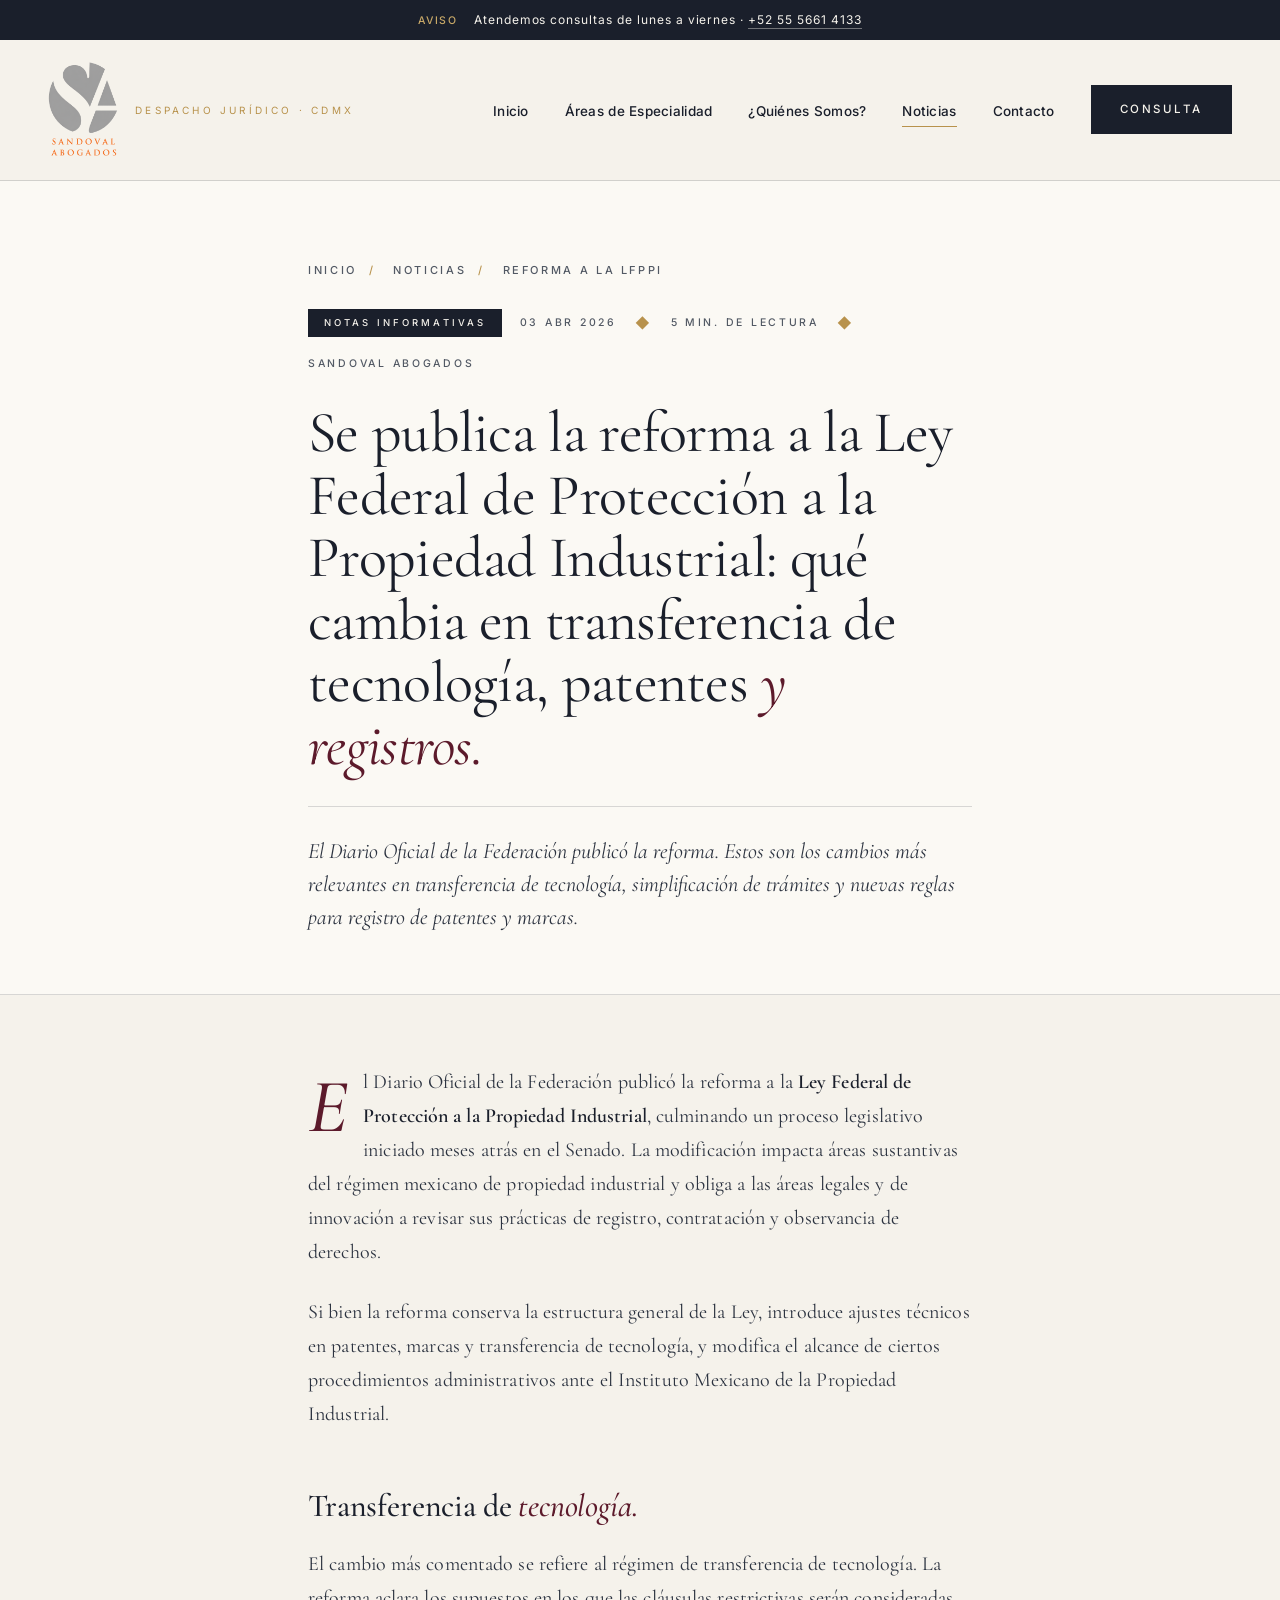
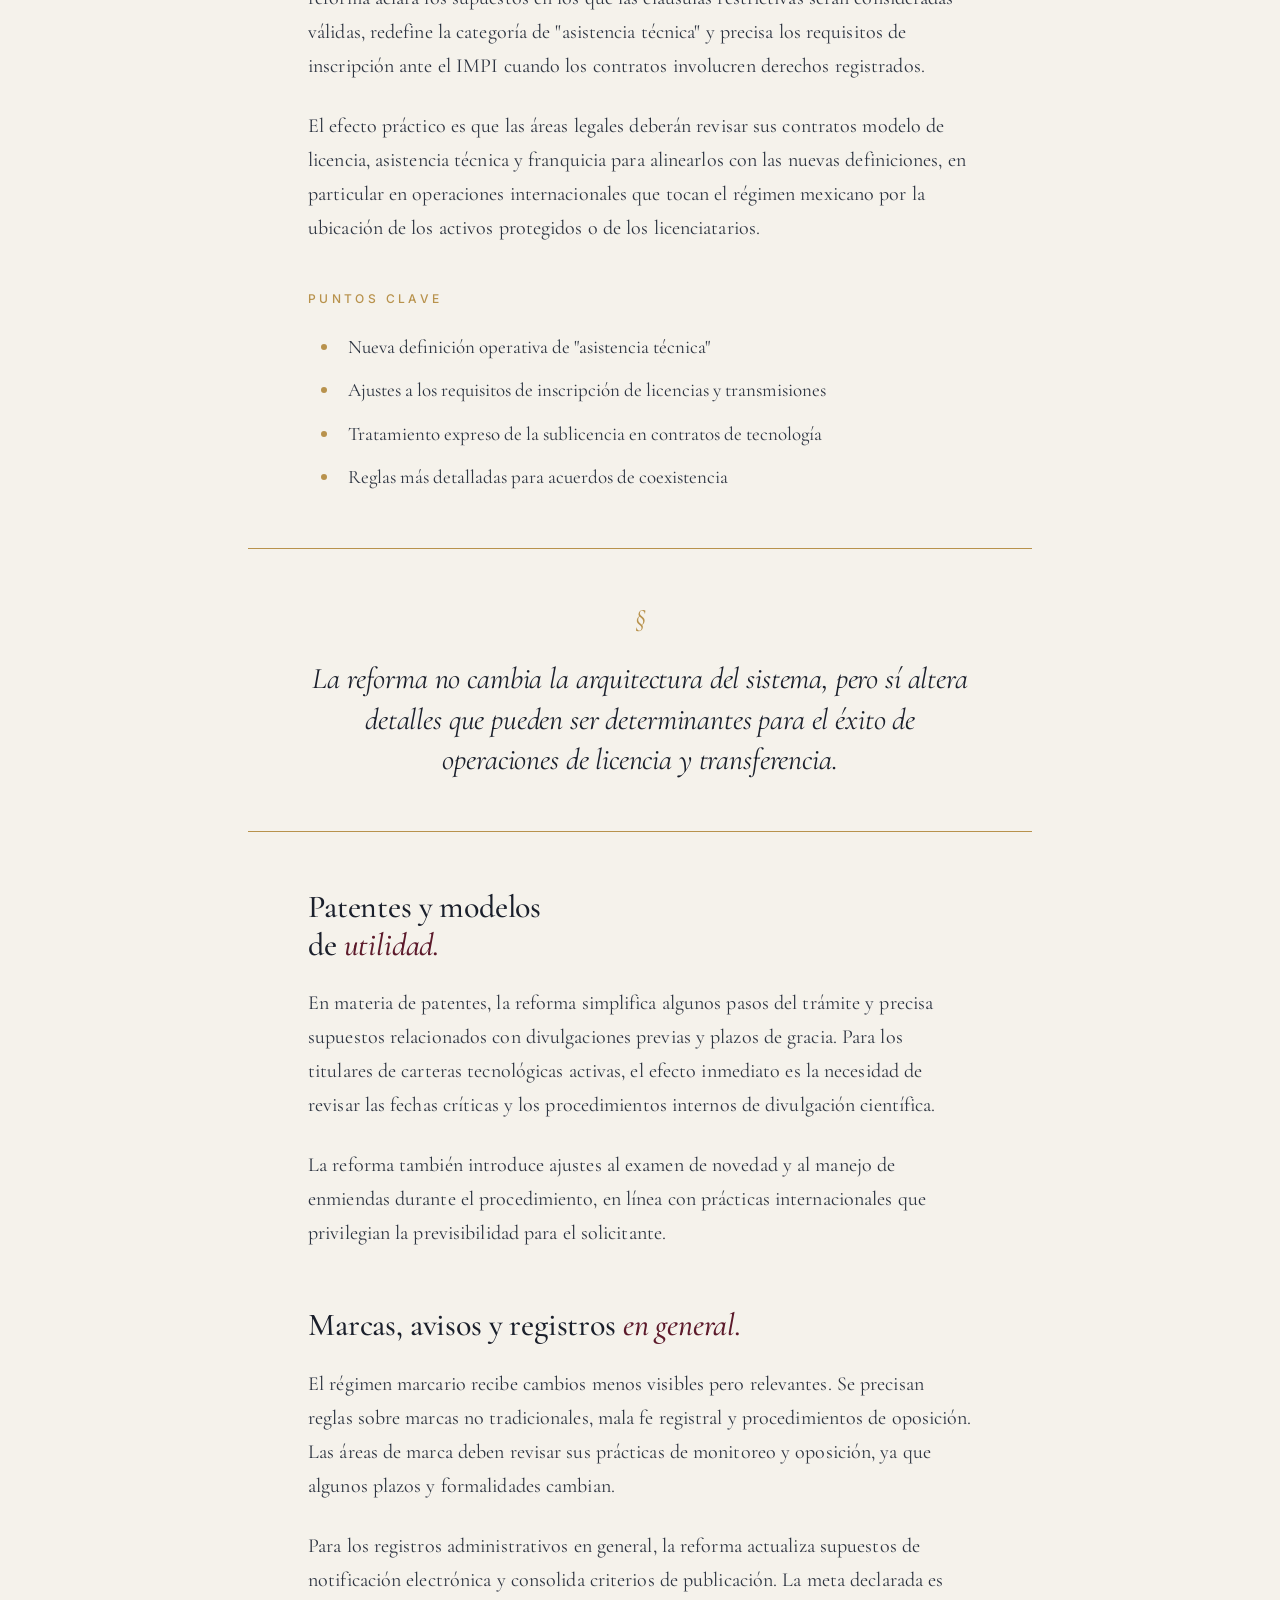
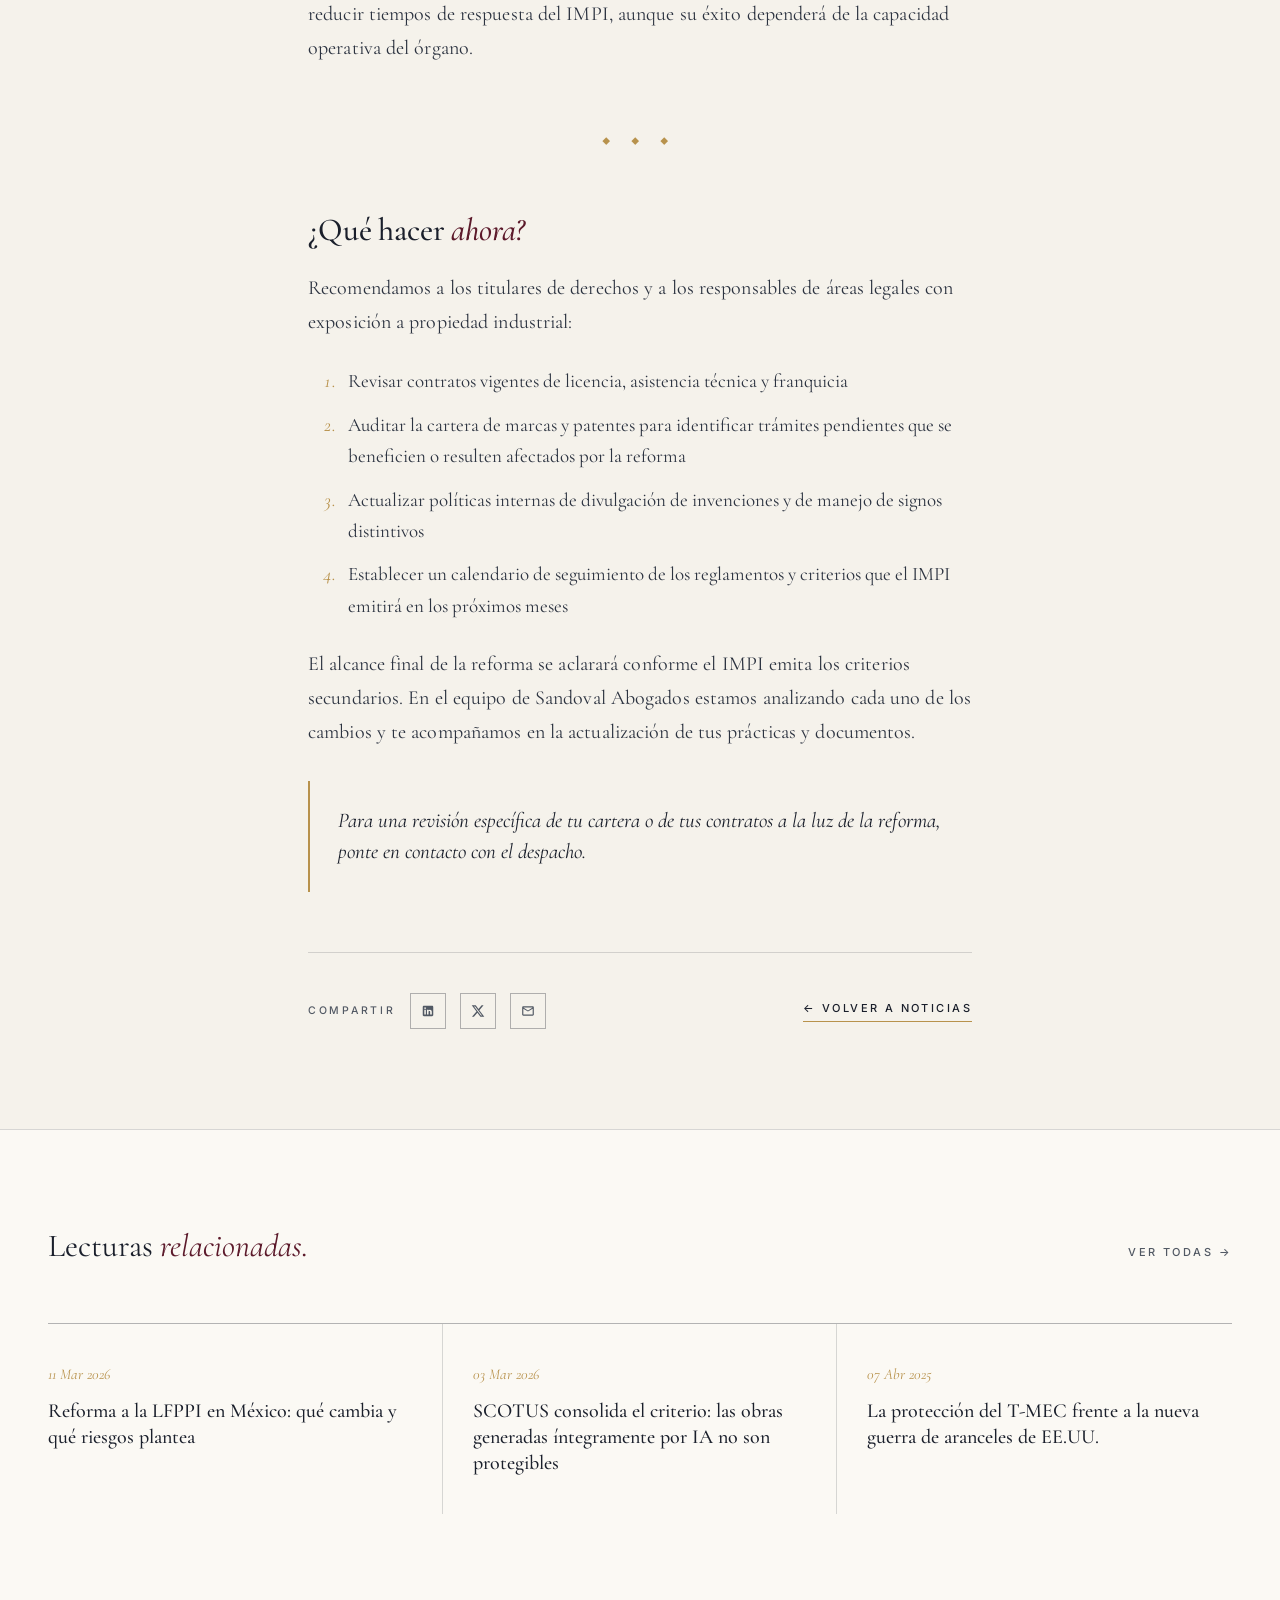
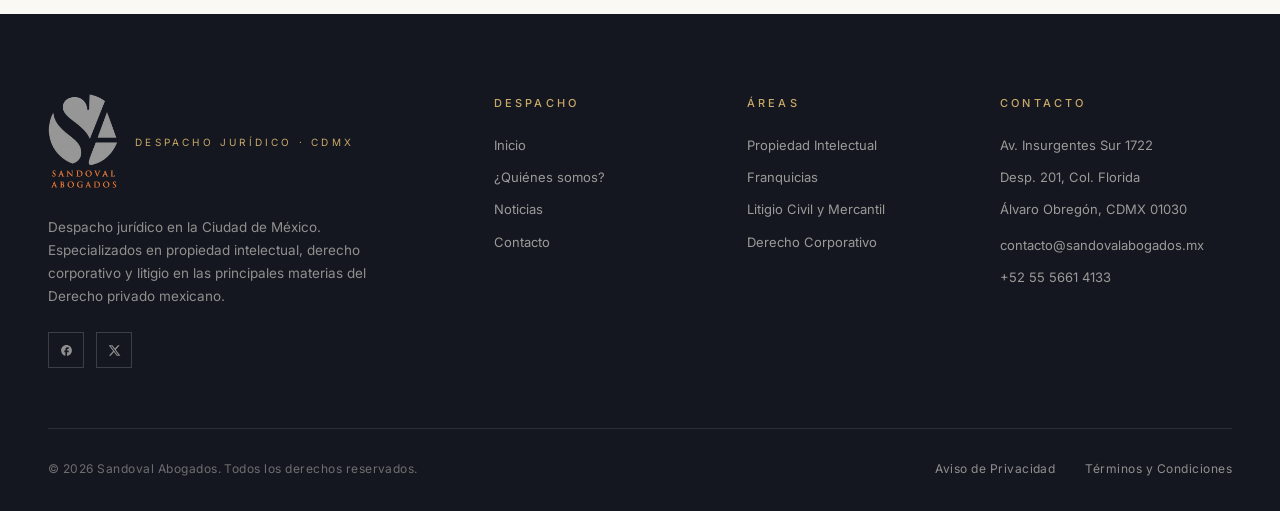
<file: noticias/reforma-lfppi-publicada.html>
<!DOCTYPE html>
<html lang="es">
<head>
<!-- Google tag (gtag.js) -->
<script async src="https://www.googletagmanager.com/gtag/js?id=G-XVRHD5QRLB"></script>
<script>
  window.dataLayer = window.dataLayer || [];
  function gtag(){dataLayer.push(arguments);}
  gtag('js', new Date());

  gtag('config', 'G-XVRHD5QRLB');
</script>
<meta charset="UTF-8">
<meta name="viewport" content="width=device-width, initial-scale=1.0">
<title>Se publica la reforma a la LFPPI: qué cambia | Sandoval Abogados</title>
<meta name="description" content="Análisis de la reforma a la Ley Federal de Protección a la Propiedad Industrial publicada en el DOF: transferencia de tecnología, patentes y registros.">
<link rel="preconnect" href="https://fonts.googleapis.com">
<link rel="preconnect" href="https://fonts.gstatic.com" crossorigin>
<link href="https://fonts.googleapis.com/css2?family=Cormorant+Garamond:ital,wght@0,300;0,400;0,500;0,600;0,700;1,400;1,500&family=Inter:wght@300;400;500;600&display=swap" rel="stylesheet">
<link rel="stylesheet" href="../styles.css?v=13">
</head>
<body>

<div class="announce">
  <div class="container">
    <strong>Aviso</strong>
    Atendemos consultas de lunes a viernes ·
    <a href="tel:+525556614133">+52 55 5661 4133</a>
  </div>
</div>

<header class="nav">
  <div class="container nav-inner">
    <a href="../index.html" class="logo">
      <span class="mark"><img src="../logo-sandoval.png?v=3" alt="Sandoval Abogados"></span>
      <span class="wordmark">
        <span class="est">Despacho Jurídico · CDMX</span>
      </span>
    </a>
    <button class="nav-toggle" aria-label="Abrir menú" aria-expanded="false"><span></span><span></span><span></span></button>
    <nav>
      <ul>
        <li><a href="../index.html">Inicio</a></li>
        <li><a href="../experiencia.html">Áreas de Especialidad</a></li>
        <li><a href="../nosotros.html">¿Quiénes Somos?</a></li>
        <li><a href="../noticias.html" class="is-current">Noticias</a></li>
        <li><a href="../contacto.html">Contacto</a></li>
        <li><a href="mailto:contacto@sandovalabogados.mx" class="cta-btn solid">Consulta</a></li>
      </ul>
    </nav>
  </div>
</header>

<!-- ───────── ARTICLE HERO ───────── -->
<article class="article-hero">
  <div class="container-reading">
    <div class="crumbs">
      <a href="../index.html">Inicio</a><span class="sep">/</span>
      <a href="../noticias.html">Noticias</a><span class="sep">/</span>
      Reforma a la LFPPI
    </div>
    <div class="meta-row">
      <span class="cat-pill">Notas Informativas</span>
      <span>03 Abr 2026</span>
      <span class="dot">◆</span>
      <span>5 Min. de lectura</span>
      <span class="dot">◆</span>
      <span>Sandoval Abogados</span>
    </div>
    <h1>Se publica la reforma a la Ley Federal de Protección a la Propiedad Industrial: qué cambia en transferencia de tecnología, patentes <span class="accent">y registros.</span></h1>
    <p class="standfirst">
      El Diario Oficial de la Federación publicó la reforma. Estos son
      los cambios más relevantes en transferencia de tecnología, simplificación
      de trámites y nuevas reglas para registro de patentes y marcas.
    </p>
  </div>
</article>

<!-- ───────── ARTICLE BODY ───────── -->
<section class="article-body">
  <div class="container-reading">

    <p>El Diario Oficial de la Federación publicó la reforma a la <strong>Ley Federal de Protección a la Propiedad Industrial</strong>, culminando un proceso legislativo iniciado meses atrás en el Senado. La modificación impacta áreas sustantivas del régimen mexicano de propiedad industrial y obliga a las áreas legales y de innovación a revisar sus prácticas de registro, contratación y observancia de derechos.</p>

    <p>Si bien la reforma conserva la estructura general de la Ley, introduce ajustes técnicos en patentes, marcas y transferencia de tecnología, y modifica el alcance de ciertos procedimientos administrativos ante el Instituto Mexicano de la Propiedad Industrial.</p>

    <h2>Transferencia de <span class="accent">tecnología.</span></h2>

    <p>El cambio más comentado se refiere al régimen de transferencia de tecnología. La reforma aclara los supuestos en los que las cláusulas restrictivas serán consideradas válidas, redefine la categoría de "asistencia técnica" y precisa los requisitos de inscripción ante el IMPI cuando los contratos involucren derechos registrados.</p>

    <p>El efecto práctico es que las áreas legales deberán revisar sus contratos modelo de licencia, asistencia técnica y franquicia para alinearlos con las nuevas definiciones, en particular en operaciones internacionales que tocan el régimen mexicano por la ubicación de los activos protegidos o de los licenciatarios.</p>

    <h3>Puntos clave</h3>
    <ul>
      <li>Nueva definición operativa de "asistencia técnica"</li>
      <li>Ajustes a los requisitos de inscripción de licencias y transmisiones</li>
      <li>Tratamiento expreso de la sublicencia en contratos de tecnología</li>
      <li>Reglas más detalladas para acuerdos de coexistencia</li>
    </ul>

    <blockquote class="pull">
      La reforma no cambia la arquitectura del sistema, pero sí altera detalles que pueden ser determinantes para el éxito de operaciones de licencia y transferencia.
    </blockquote>

    <h2>Patentes y modelos<br>de <span class="accent">utilidad.</span></h2>

    <p>En materia de patentes, la reforma simplifica algunos pasos del trámite y precisa supuestos relacionados con divulgaciones previas y plazos de gracia. Para los titulares de carteras tecnológicas activas, el efecto inmediato es la necesidad de revisar las fechas críticas y los procedimientos internos de divulgación científica.</p>

    <p>La reforma también introduce ajustes al examen de novedad y al manejo de enmiendas durante el procedimiento, en línea con prácticas internacionales que privilegian la previsibilidad para el solicitante.</p>

    <h2>Marcas, avisos y registros <span class="accent">en general.</span></h2>

    <p>El régimen marcario recibe cambios menos visibles pero relevantes. Se precisan reglas sobre marcas no tradicionales, mala fe registral y procedimientos de oposición. Las áreas de marca deben revisar sus prácticas de monitoreo y oposición, ya que algunos plazos y formalidades cambian.</p>

    <p>Para los registros administrativos en general, la reforma actualiza supuestos de notificación electrónica y consolida criterios de publicación. La meta declarada es reducir tiempos de respuesta del IMPI, aunque su éxito dependerá de la capacidad operativa del órgano.</p>

    <hr class="glyph">

    <h2>¿Qué hacer <span class="accent">ahora?</span></h2>

    <p>Recomendamos a los titulares de derechos y a los responsables de áreas legales con exposición a propiedad industrial:</p>

    <ol>
      <li>Revisar contratos vigentes de licencia, asistencia técnica y franquicia</li>
      <li>Auditar la cartera de marcas y patentes para identificar trámites pendientes que se beneficien o resulten afectados por la reforma</li>
      <li>Actualizar políticas internas de divulgación de invenciones y de manejo de signos distintivos</li>
      <li>Establecer un calendario de seguimiento de los reglamentos y criterios que el IMPI emitirá en los próximos meses</li>
    </ol>

    <p>El alcance final de la reforma se aclarará conforme el IMPI emita los criterios secundarios. En el equipo de Sandoval Abogados estamos analizando cada uno de los cambios y te acompañamos en la actualización de tus prácticas y documentos.</p>

    <blockquote class="aside">
      Para una revisión específica de tu cartera o de tus contratos a la luz de la reforma, ponte en contacto con el despacho.
    </blockquote>

    <div class="article-foot">
      <div class="share">
        <span class="lbl">Compartir</span>
        <a href="#" aria-label="LinkedIn"><svg viewBox="0 0 24 24"><path d="M19 3H5C3.9 3 3 3.9 3 5v14c0 1.1.9 2 2 2h14c1.1 0 2-.9 2-2V5c0-1.1-.9-2-2-2zM8.3 18H5.7V10h2.6v8zM7 8.7c-.8 0-1.5-.7-1.5-1.5S6.2 5.7 7 5.7s1.5.7 1.5 1.5S7.8 8.7 7 8.7zM18.3 18h-2.6v-3.9c0-.9 0-2.1-1.3-2.1-1.3 0-1.5 1-1.5 2.1V18H10.3V10h2.5v1.1h.04c.4-.7 1.2-1.4 2.5-1.4 2.7 0 3.2 1.8 3.2 4.1V18z"/></svg></a>
        <a href="#" aria-label="X"><svg viewBox="0 0 24 24"><path d="M18.244 2.25h3.308l-7.227 8.26 8.502 11.24H16.17l-5.214-6.817L4.99 21.75H1.68l7.73-8.835L1.254 2.25H8.08l4.713 6.231zm-1.161 17.52h1.833L7.084 4.126H5.117z"/></svg></a>
        <a href="mailto:?subject=Reforma a la LFPPI" aria-label="Email"><svg viewBox="0 0 24 24"><path d="M22 6c0-1.1-.9-2-2-2H4c-1.1 0-2 .9-2 2v12c0 1.1.9 2 2 2h16c1.1 0 2-.9 2-2V6zm-2 0l-8 5-8-5h16zm0 12H4V8l8 5 8-5v10z"/></svg></a>
      </div>
      <a href="../noticias.html" class="back">← Volver a Noticias</a>
    </div>

  </div>
</section>

<!-- ───────── RELATED ───────── -->
<section class="related">
  <div class="container">
    <div class="related-hd">
      <h3>Lecturas <span class="accent">relacionadas.</span></h3>
      <a href="../noticias.html" class="all">Ver todas →</a>
    </div>
    <div class="related-grid">
      <a href="reforma-lfppi-analisis.html" class="related-card">
        <span class="d">11 Mar 2026</span>
        <h4>Reforma a la LFPPI en México: qué cambia y qué riesgos plantea</h4>
      </a>
      <a href="scotus-ia-copyright.html" class="related-card">
        <span class="d">03 Mar 2026</span>
        <h4>SCOTUS consolida el criterio: las obras generadas íntegramente por IA no son protegibles</h4>
      </a>
      <a href="#" class="related-card">
        <span class="d">07 Abr 2025</span>
        <h4>La protección del T-MEC frente a la nueva guerra de aranceles de EE.UU.</h4>
      </a>
    </div>
  </div>
</section>

<footer class="site-footer">
  <div class="container">
    <div class="footer-grid">
      <div class="footer-brand">
        <a href="../index.html" class="logo">
          <span class="mark"><img src="../logo-sandoval.png?v=3" alt="Sandoval Abogados"></span>
          <span class="wordmark">
            <span class="est">Despacho Jurídico · CDMX</span>
          </span>
        </a>
        <p>Despacho jurídico en la Ciudad de México. Especializados en propiedad intelectual,
          derecho corporativo y litigio en las principales materias del Derecho privado mexicano.</p>
        <div class="footer-social">
          <a href="https://www.facebook.com/pages/Sandoval-Abogados/277001712328878" aria-label="Facebook" target="_blank" rel="noopener">
            <svg viewBox="0 0 24 24"><path d="M22 12c0-5.52-4.48-10-10-10S2 6.48 2 12c0 4.84 3.44 8.87 8 9.8V15H8v-3h2V9.5C10 7.57 11.57 6 13.5 6H16v3h-2c-.55 0-1 .45-1 1v2h3v3h-3v6.95c5.05-.5 9-4.76 9-9.95z"/></svg>
          </a>
          <a href="https://twitter.com/SandovalLaw" aria-label="X" target="_blank" rel="noopener">
            <svg viewBox="0 0 24 24"><path d="M18.244 2.25h3.308l-7.227 8.26 8.502 11.24H16.17l-5.214-6.817L4.99 21.75H1.68l7.73-8.835L1.254 2.25H8.08l4.713 6.231zm-1.161 17.52h1.833L7.084 4.126H5.117z"/></svg></a>
        </div>
      </div>
      <div>
        <h5>Despacho</h5>
        <ul>
          <li><a href="../index.html">Inicio</a></li>
          <li><a href="../nosotros.html">¿Quiénes somos?</a></li>
          <li><a href="../noticias.html">Noticias</a></li>
          <li><a href="../contacto.html">Contacto</a></li>
        </ul>
      </div>
      <div>
        <h5>Áreas</h5>
        <ul>
          <li><a href="../experiencia.html#propiedad">Propiedad Intelectual</a></li>
          <li><a href="../experiencia.html#franquicias">Franquicias</a></li>
          <li><a href="../experiencia.html#litigio">Litigio Civil y Mercantil</a></li>
          <li><a href="../experiencia.html#corporativo">Derecho Corporativo</a></li>
        </ul>
      </div>
      <div>
        <h5>Contacto</h5>
        <ul>
          <li>Av. Insurgentes Sur 1722</li>
          <li>Desp. 201, Col. Florida</li>
          <li>Álvaro Obregón, CDMX 01030</li>
          <li style="margin-top: 14px;"><a href="mailto:contacto@sandovalabogados.mx">contacto@sandovalabogados.mx</a></li>
          <li><a href="tel:+525556614133">+52 55 5661 4133</a></li>
        </ul>
      </div>
    </div>
    <div class="footer-bottom">
      <span>© 2026 Sandoval Abogados. Todos los derechos reservados.</span>
      <div class="legal">
        <a href="#">Aviso de Privacidad</a>
        <a href="#">Términos y Condiciones</a>
      </div>
    </div>
  </div>
</footer>

<script src="../script.js?v=2"></script>

</body>
</html>
</file>
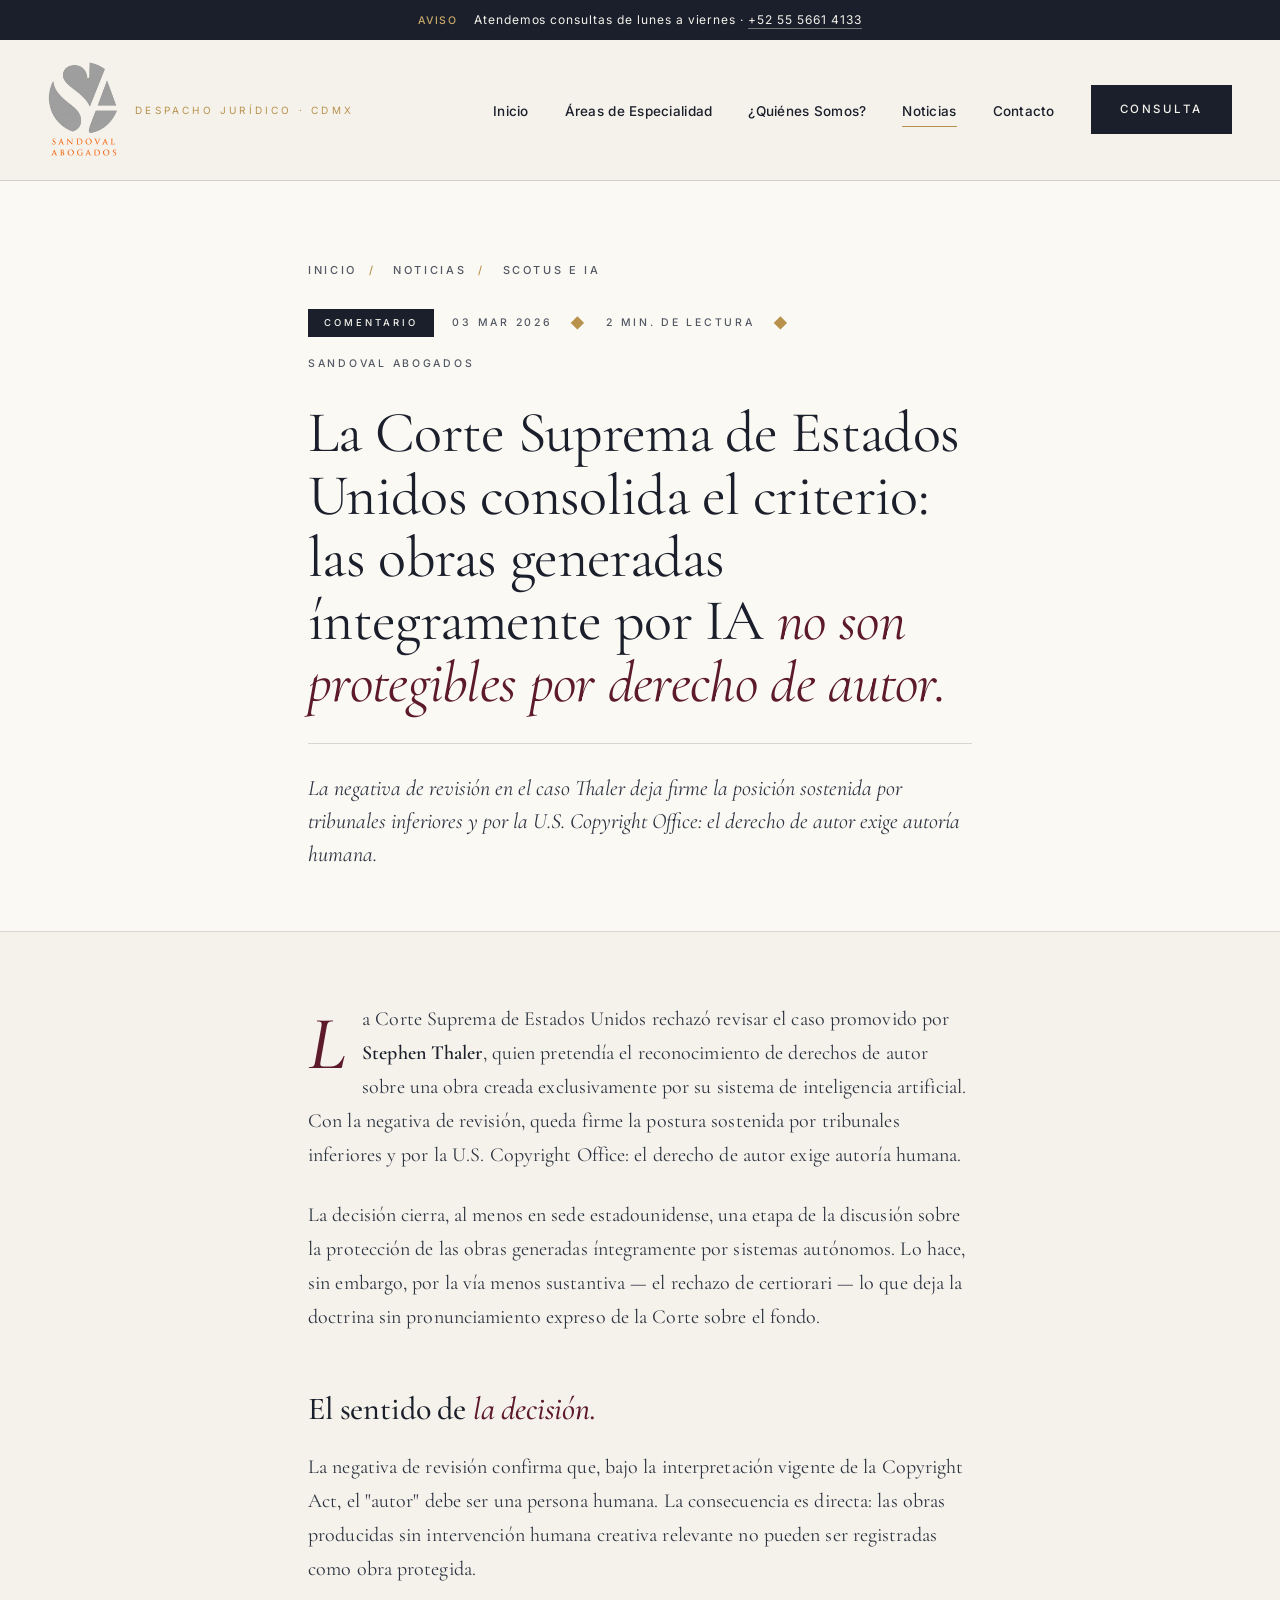
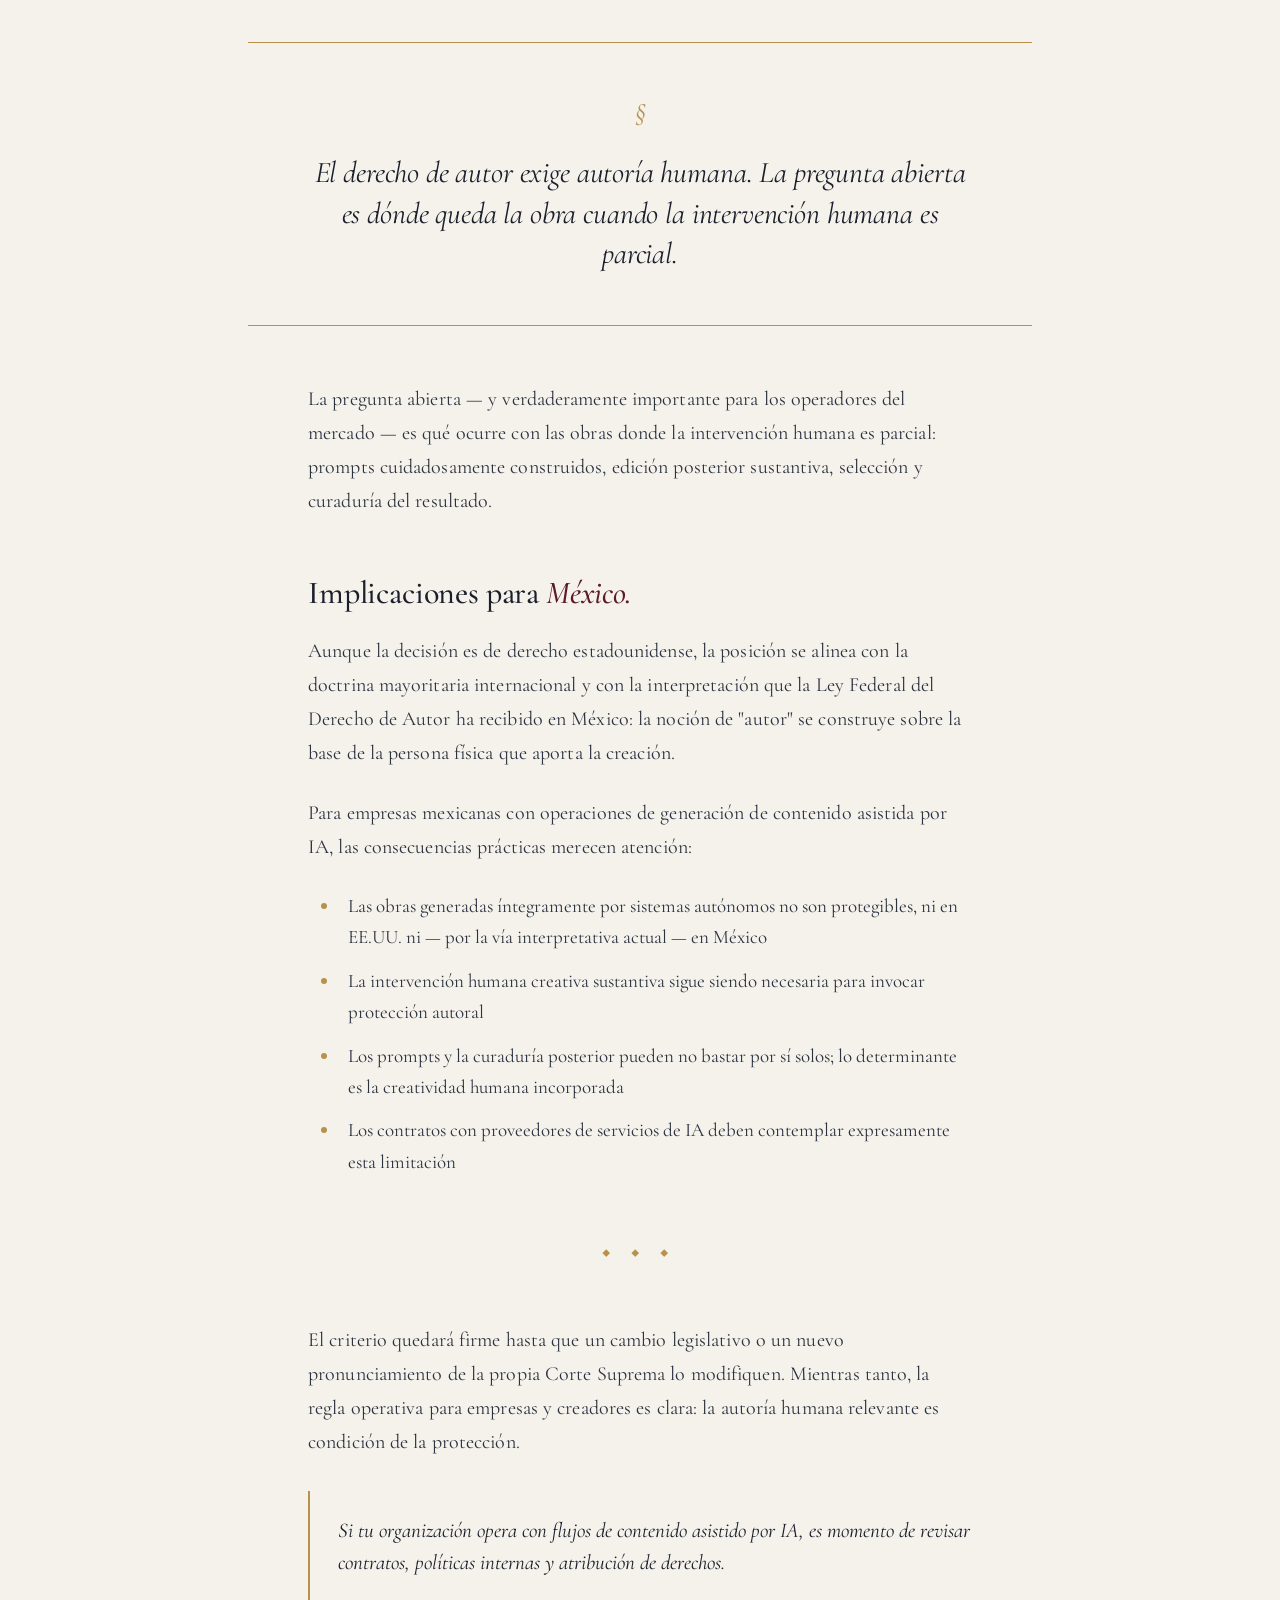
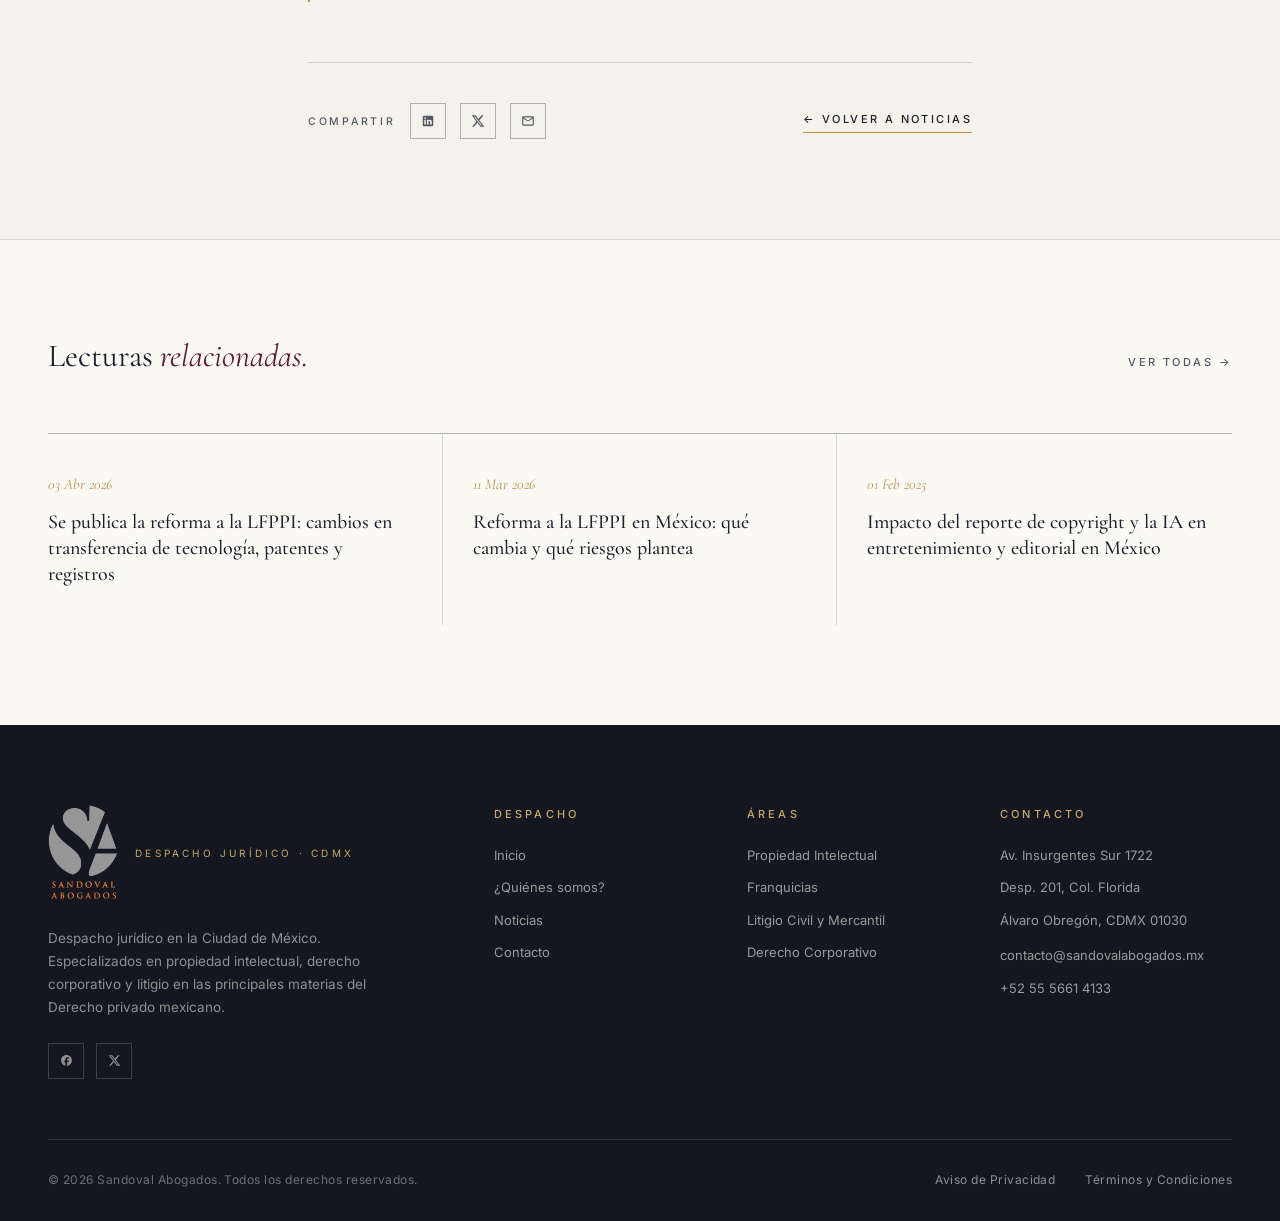
<file: noticias/scotus-ia-copyright.html>
<!DOCTYPE html>
<html lang="es">
<head>
<!-- Google tag (gtag.js) -->
<script async src="https://www.googletagmanager.com/gtag/js?id=G-XVRHD5QRLB"></script>
<script>
  window.dataLayer = window.dataLayer || [];
  function gtag(){dataLayer.push(arguments);}
  gtag('js', new Date());

  gtag('config', 'G-XVRHD5QRLB');
</script>
<meta charset="UTF-8">
<meta name="viewport" content="width=device-width, initial-scale=1.0">
<title>SCOTUS y obras generadas por IA | Sandoval Abogados</title>
<meta name="description" content="La Corte Suprema de Estados Unidos rechazó revisar el caso Thaler. Las obras generadas íntegramente por IA no son protegibles por derecho de autor.">
<link rel="preconnect" href="https://fonts.googleapis.com">
<link rel="preconnect" href="https://fonts.gstatic.com" crossorigin>
<link href="https://fonts.googleapis.com/css2?family=Cormorant+Garamond:ital,wght@0,300;0,400;0,500;0,600;0,700;1,400;1,500&family=Inter:wght@300;400;500;600&display=swap" rel="stylesheet">
<link rel="stylesheet" href="../styles.css?v=13">
</head>
<body>

<div class="announce">
  <div class="container">
    <strong>Aviso</strong>
    Atendemos consultas de lunes a viernes ·
    <a href="tel:+525556614133">+52 55 5661 4133</a>
  </div>
</div>

<header class="nav">
  <div class="container nav-inner">
    <a href="../index.html" class="logo">
      <span class="mark"><img src="../logo-sandoval.png?v=3" alt="Sandoval Abogados"></span>
      <span class="wordmark">
        <span class="est">Despacho Jurídico · CDMX</span>
      </span>
    </a>
    <button class="nav-toggle" aria-label="Abrir menú" aria-expanded="false"><span></span><span></span><span></span></button>
    <nav>
      <ul>
        <li><a href="../index.html">Inicio</a></li>
        <li><a href="../experiencia.html">Áreas de Especialidad</a></li>
        <li><a href="../nosotros.html">¿Quiénes Somos?</a></li>
        <li><a href="../noticias.html" class="is-current">Noticias</a></li>
        <li><a href="../contacto.html">Contacto</a></li>
        <li><a href="mailto:contacto@sandovalabogados.mx" class="cta-btn solid">Consulta</a></li>
      </ul>
    </nav>
  </div>
</header>

<article class="article-hero">
  <div class="container-reading">
    <div class="crumbs">
      <a href="../index.html">Inicio</a><span class="sep">/</span>
      <a href="../noticias.html">Noticias</a><span class="sep">/</span>
      SCOTUS e IA
    </div>
    <div class="meta-row">
      <span class="cat-pill">Comentario</span>
      <span>03 Mar 2026</span>
      <span class="dot">◆</span>
      <span>2 Min. de lectura</span>
      <span class="dot">◆</span>
      <span>Sandoval Abogados</span>
    </div>
    <h1>La Corte Suprema de Estados Unidos consolida el criterio: las obras generadas íntegramente por IA <span class="accent">no son protegibles por derecho de autor.</span></h1>
    <p class="standfirst">
      La negativa de revisión en el caso Thaler deja firme la posición
      sostenida por tribunales inferiores y por la U.S. Copyright Office:
      el derecho de autor exige autoría humana.
    </p>
  </div>
</article>

<section class="article-body">
  <div class="container-reading">

    <p>La Corte Suprema de Estados Unidos rechazó revisar el caso promovido por <strong>Stephen Thaler</strong>, quien pretendía el reconocimiento de derechos de autor sobre una obra creada exclusivamente por su sistema de inteligencia artificial. Con la negativa de revisión, queda firme la postura sostenida por tribunales inferiores y por la U.S. Copyright Office: el derecho de autor exige autoría humana.</p>

    <p>La decisión cierra, al menos en sede estadounidense, una etapa de la discusión sobre la protección de las obras generadas íntegramente por sistemas autónomos. Lo hace, sin embargo, por la vía menos sustantiva — el rechazo de certiorari — lo que deja la doctrina sin pronunciamiento expreso de la Corte sobre el fondo.</p>

    <h2>El sentido de <span class="accent">la decisión.</span></h2>

    <p>La negativa de revisión confirma que, bajo la interpretación vigente de la Copyright Act, el "autor" debe ser una persona humana. La consecuencia es directa: las obras producidas sin intervención humana creativa relevante no pueden ser registradas como obra protegida.</p>

    <blockquote class="pull">
      El derecho de autor exige autoría humana. La pregunta abierta es dónde queda la obra cuando la intervención humana es parcial.
    </blockquote>

    <p>La pregunta abierta — y verdaderamente importante para los operadores del mercado — es qué ocurre con las obras donde la intervención humana es parcial: prompts cuidadosamente construidos, edición posterior sustantiva, selección y curaduría del resultado.</p>

    <h2>Implicaciones para <span class="accent">México.</span></h2>

    <p>Aunque la decisión es de derecho estadounidense, la posición se alinea con la doctrina mayoritaria internacional y con la interpretación que la Ley Federal del Derecho de Autor ha recibido en México: la noción de "autor" se construye sobre la base de la persona física que aporta la creación.</p>

    <p>Para empresas mexicanas con operaciones de generación de contenido asistida por IA, las consecuencias prácticas merecen atención:</p>

    <ul>
      <li>Las obras generadas íntegramente por sistemas autónomos no son protegibles, ni en EE.UU. ni — por la vía interpretativa actual — en México</li>
      <li>La intervención humana creativa sustantiva sigue siendo necesaria para invocar protección autoral</li>
      <li>Los prompts y la curaduría posterior pueden no bastar por sí solos; lo determinante es la creatividad humana incorporada</li>
      <li>Los contratos con proveedores de servicios de IA deben contemplar expresamente esta limitación</li>
    </ul>

    <hr class="glyph">

    <p>El criterio quedará firme hasta que un cambio legislativo o un nuevo pronunciamiento de la propia Corte Suprema lo modifiquen. Mientras tanto, la regla operativa para empresas y creadores es clara: la autoría humana relevante es condición de la protección.</p>

    <blockquote class="aside">
      Si tu organización opera con flujos de contenido asistido por IA, es momento de revisar contratos, políticas internas y atribución de derechos.
    </blockquote>

    <div class="article-foot">
      <div class="share">
        <span class="lbl">Compartir</span>
        <a href="#" aria-label="LinkedIn"><svg viewBox="0 0 24 24"><path d="M19 3H5C3.9 3 3 3.9 3 5v14c0 1.1.9 2 2 2h14c1.1 0 2-.9 2-2V5c0-1.1-.9-2-2-2zM8.3 18H5.7V10h2.6v8zM7 8.7c-.8 0-1.5-.7-1.5-1.5S6.2 5.7 7 5.7s1.5.7 1.5 1.5S7.8 8.7 7 8.7zM18.3 18h-2.6v-3.9c0-.9 0-2.1-1.3-2.1-1.3 0-1.5 1-1.5 2.1V18H10.3V10h2.5v1.1h.04c.4-.7 1.2-1.4 2.5-1.4 2.7 0 3.2 1.8 3.2 4.1V18z"/></svg></a>
        <a href="#" aria-label="X"><svg viewBox="0 0 24 24"><path d="M18.244 2.25h3.308l-7.227 8.26 8.502 11.24H16.17l-5.214-6.817L4.99 21.75H1.68l7.73-8.835L1.254 2.25H8.08l4.713 6.231zm-1.161 17.52h1.833L7.084 4.126H5.117z"/></svg></a>
        <a href="mailto:?subject=SCOTUS y obras generadas por IA" aria-label="Email"><svg viewBox="0 0 24 24"><path d="M22 6c0-1.1-.9-2-2-2H4c-1.1 0-2 .9-2 2v12c0 1.1.9 2 2 2h16c1.1 0 2-.9 2-2V6zm-2 0l-8 5-8-5h16zm0 12H4V8l8 5 8-5v10z"/></svg></a>
      </div>
      <a href="../noticias.html" class="back">← Volver a Noticias</a>
    </div>

  </div>
</section>

<section class="related">
  <div class="container">
    <div class="related-hd">
      <h3>Lecturas <span class="accent">relacionadas.</span></h3>
      <a href="../noticias.html" class="all">Ver todas →</a>
    </div>
    <div class="related-grid">
      <a href="reforma-lfppi-publicada.html" class="related-card">
        <span class="d">03 Abr 2026</span>
        <h4>Se publica la reforma a la LFPPI: cambios en transferencia de tecnología, patentes y registros</h4>
      </a>
      <a href="reforma-lfppi-analisis.html" class="related-card">
        <span class="d">11 Mar 2026</span>
        <h4>Reforma a la LFPPI en México: qué cambia y qué riesgos plantea</h4>
      </a>
      <a href="#" class="related-card">
        <span class="d">01 Feb 2025</span>
        <h4>Impacto del reporte de copyright y la IA en entretenimiento y editorial en México</h4>
      </a>
    </div>
  </div>
</section>

<footer class="site-footer">
  <div class="container">
    <div class="footer-grid">
      <div class="footer-brand">
        <a href="../index.html" class="logo">
          <span class="mark"><img src="../logo-sandoval.png?v=3" alt="Sandoval Abogados"></span>
          <span class="wordmark">
            <span class="est">Despacho Jurídico · CDMX</span>
          </span>
        </a>
        <p>Despacho jurídico en la Ciudad de México. Especializados en propiedad intelectual,
          derecho corporativo y litigio en las principales materias del Derecho privado mexicano.</p>
        <div class="footer-social">
          <a href="https://www.facebook.com/pages/Sandoval-Abogados/277001712328878" aria-label="Facebook" target="_blank" rel="noopener">
            <svg viewBox="0 0 24 24"><path d="M22 12c0-5.52-4.48-10-10-10S2 6.48 2 12c0 4.84 3.44 8.87 8 9.8V15H8v-3h2V9.5C10 7.57 11.57 6 13.5 6H16v3h-2c-.55 0-1 .45-1 1v2h3v3h-3v6.95c5.05-.5 9-4.76 9-9.95z"/></svg>
          </a>
          <a href="https://twitter.com/SandovalLaw" aria-label="X" target="_blank" rel="noopener">
            <svg viewBox="0 0 24 24"><path d="M18.244 2.25h3.308l-7.227 8.26 8.502 11.24H16.17l-5.214-6.817L4.99 21.75H1.68l7.73-8.835L1.254 2.25H8.08l4.713 6.231zm-1.161 17.52h1.833L7.084 4.126H5.117z"/></svg></a>
        </div>
      </div>
      <div>
        <h5>Despacho</h5>
        <ul>
          <li><a href="../index.html">Inicio</a></li>
          <li><a href="../nosotros.html">¿Quiénes somos?</a></li>
          <li><a href="../noticias.html">Noticias</a></li>
          <li><a href="../contacto.html">Contacto</a></li>
        </ul>
      </div>
      <div>
        <h5>Áreas</h5>
        <ul>
          <li><a href="../experiencia.html#propiedad">Propiedad Intelectual</a></li>
          <li><a href="../experiencia.html#franquicias">Franquicias</a></li>
          <li><a href="../experiencia.html#litigio">Litigio Civil y Mercantil</a></li>
          <li><a href="../experiencia.html#corporativo">Derecho Corporativo</a></li>
        </ul>
      </div>
      <div>
        <h5>Contacto</h5>
        <ul>
          <li>Av. Insurgentes Sur 1722</li>
          <li>Desp. 201, Col. Florida</li>
          <li>Álvaro Obregón, CDMX 01030</li>
          <li style="margin-top: 14px;"><a href="mailto:contacto@sandovalabogados.mx">contacto@sandovalabogados.mx</a></li>
          <li><a href="tel:+525556614133">+52 55 5661 4133</a></li>
        </ul>
      </div>
    </div>
    <div class="footer-bottom">
      <span>© 2026 Sandoval Abogados. Todos los derechos reservados.</span>
      <div class="legal">
        <a href="#">Aviso de Privacidad</a>
        <a href="#">Términos y Condiciones</a>
      </div>
    </div>
  </div>
</footer>

<script src="../script.js?v=2"></script>

</body>
</html>
</file>
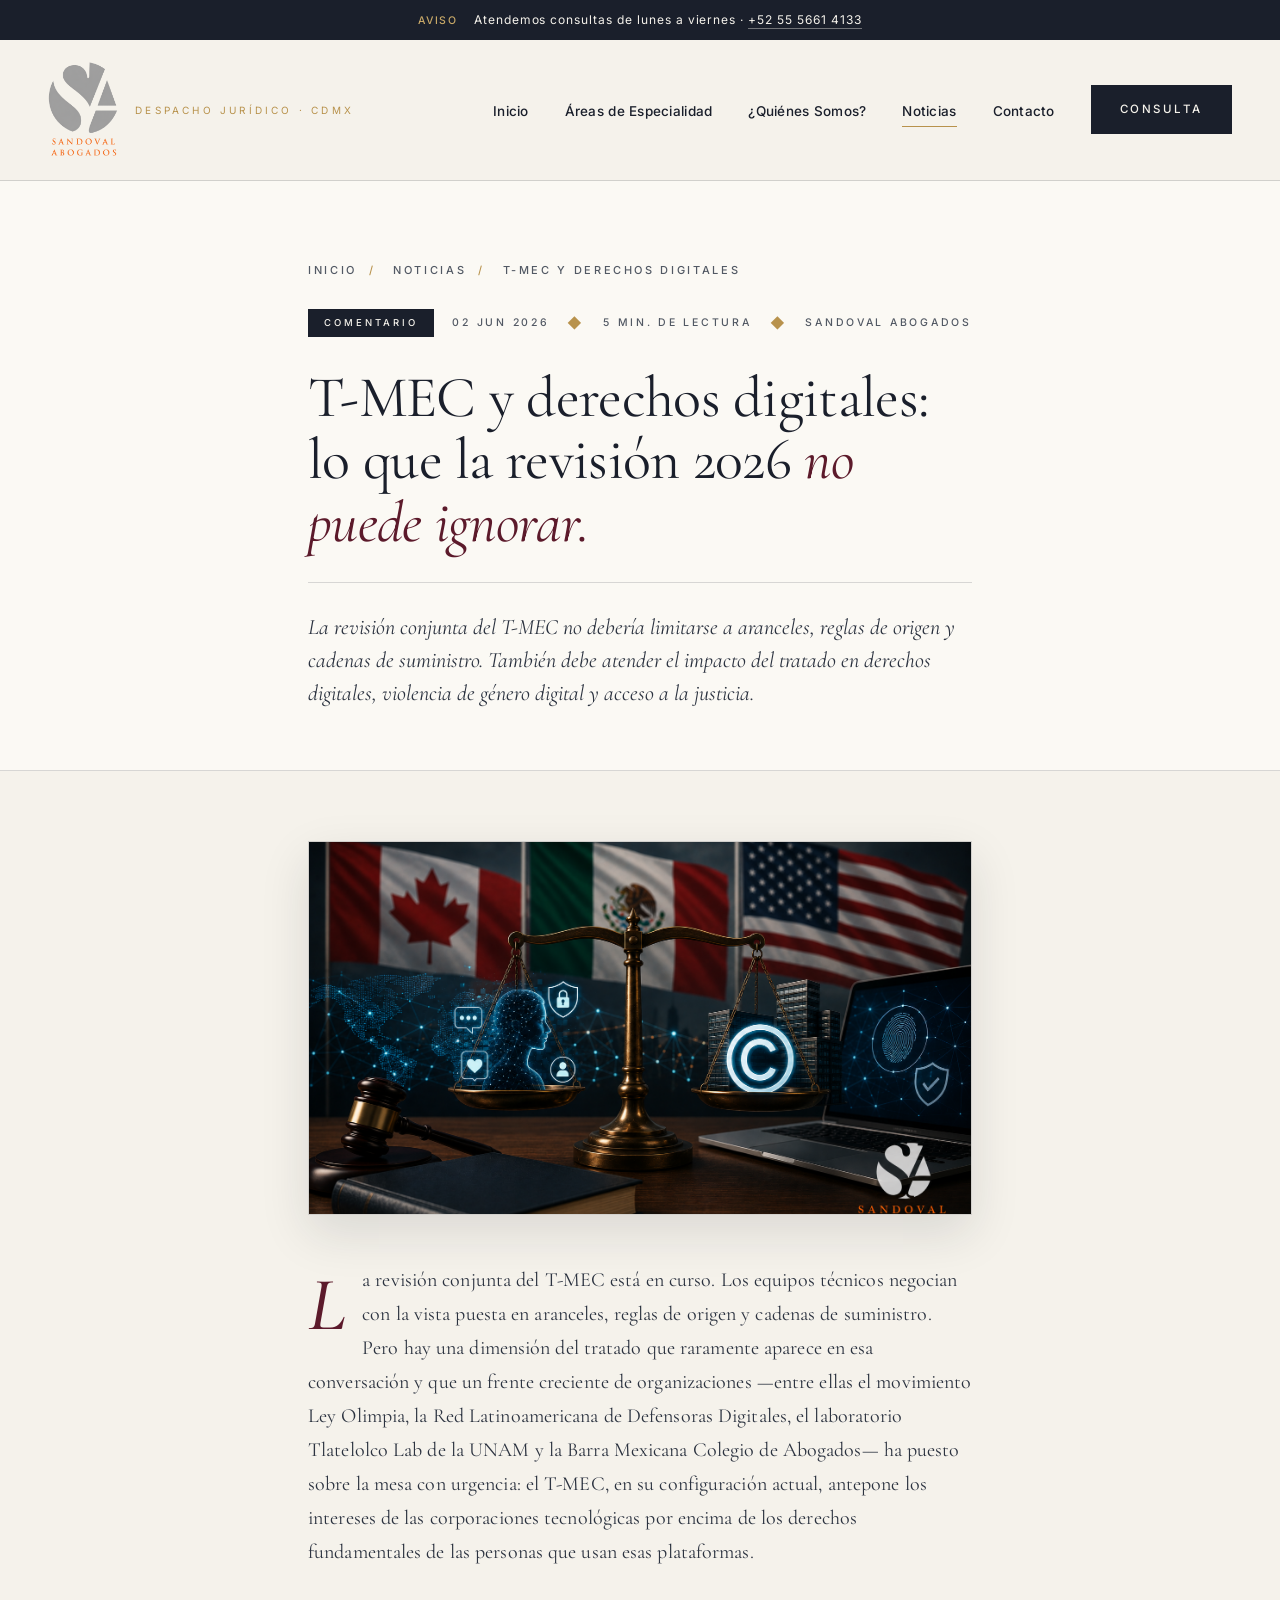
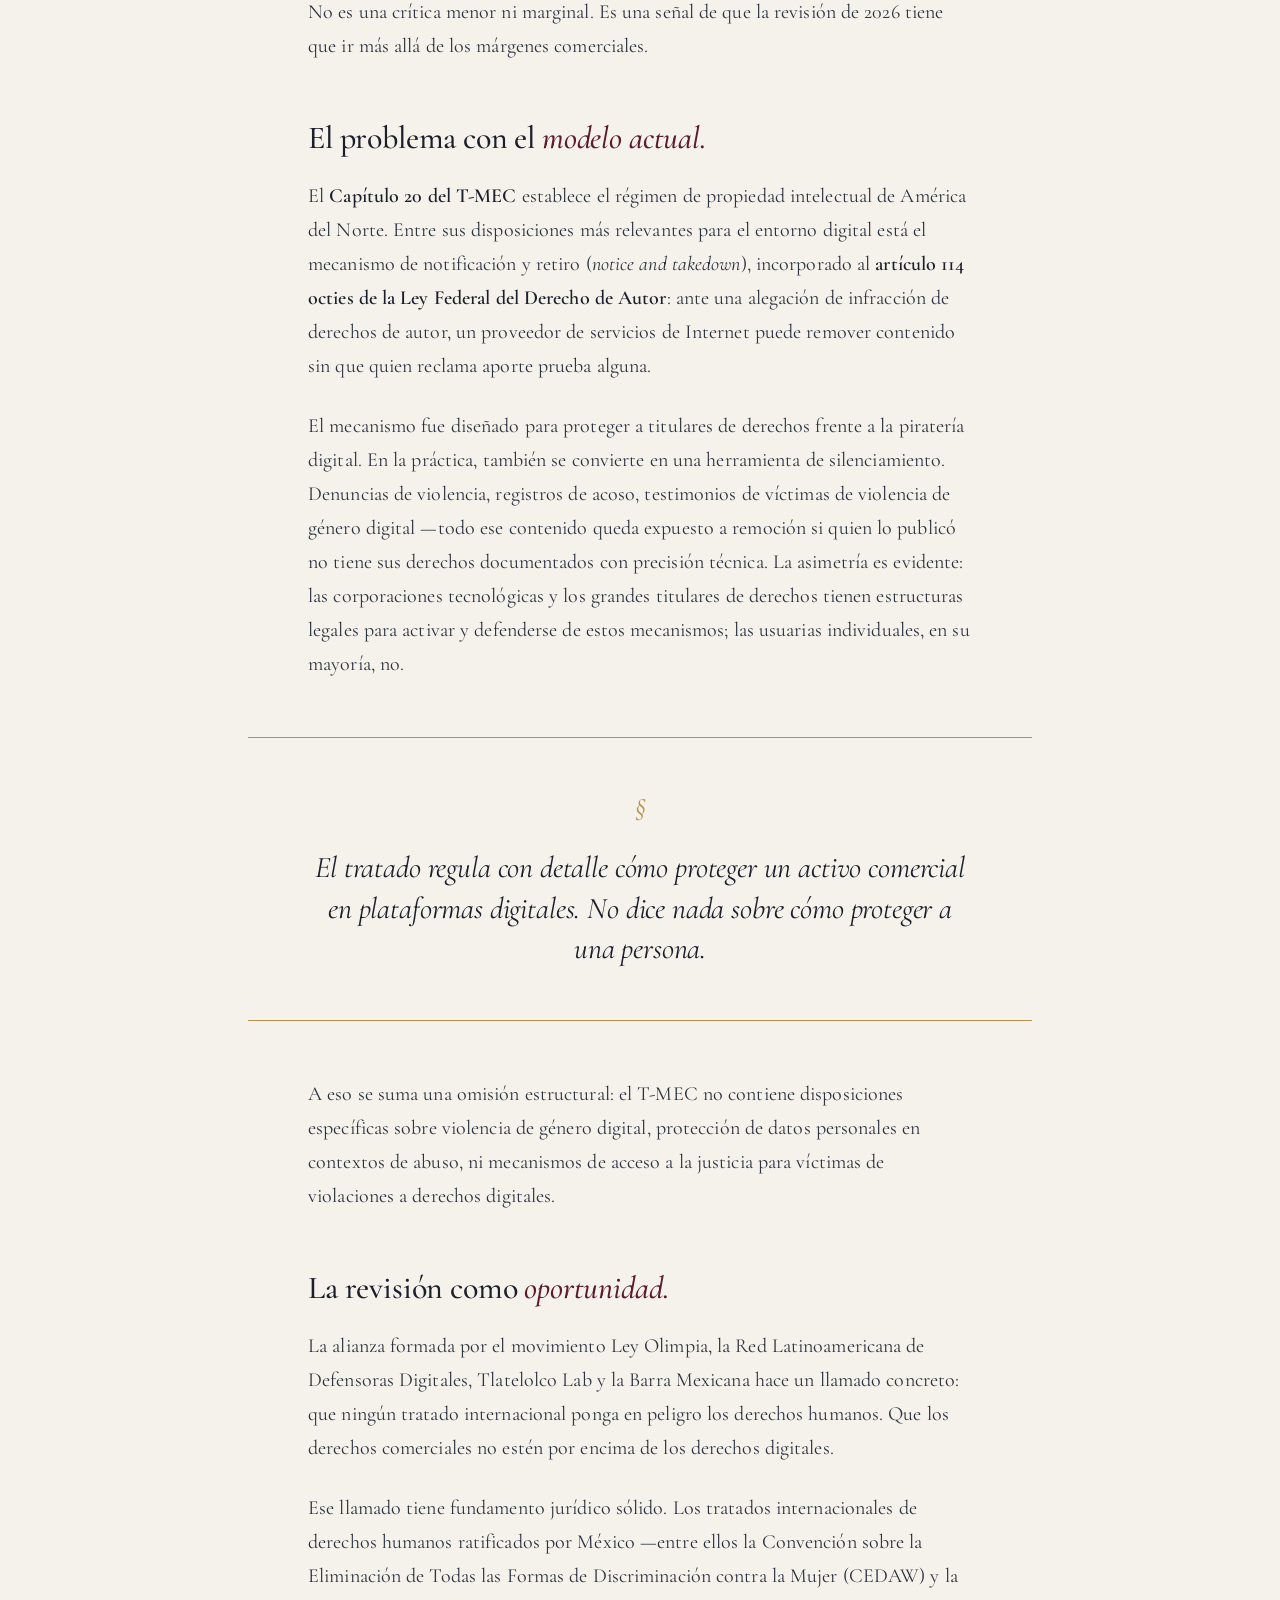
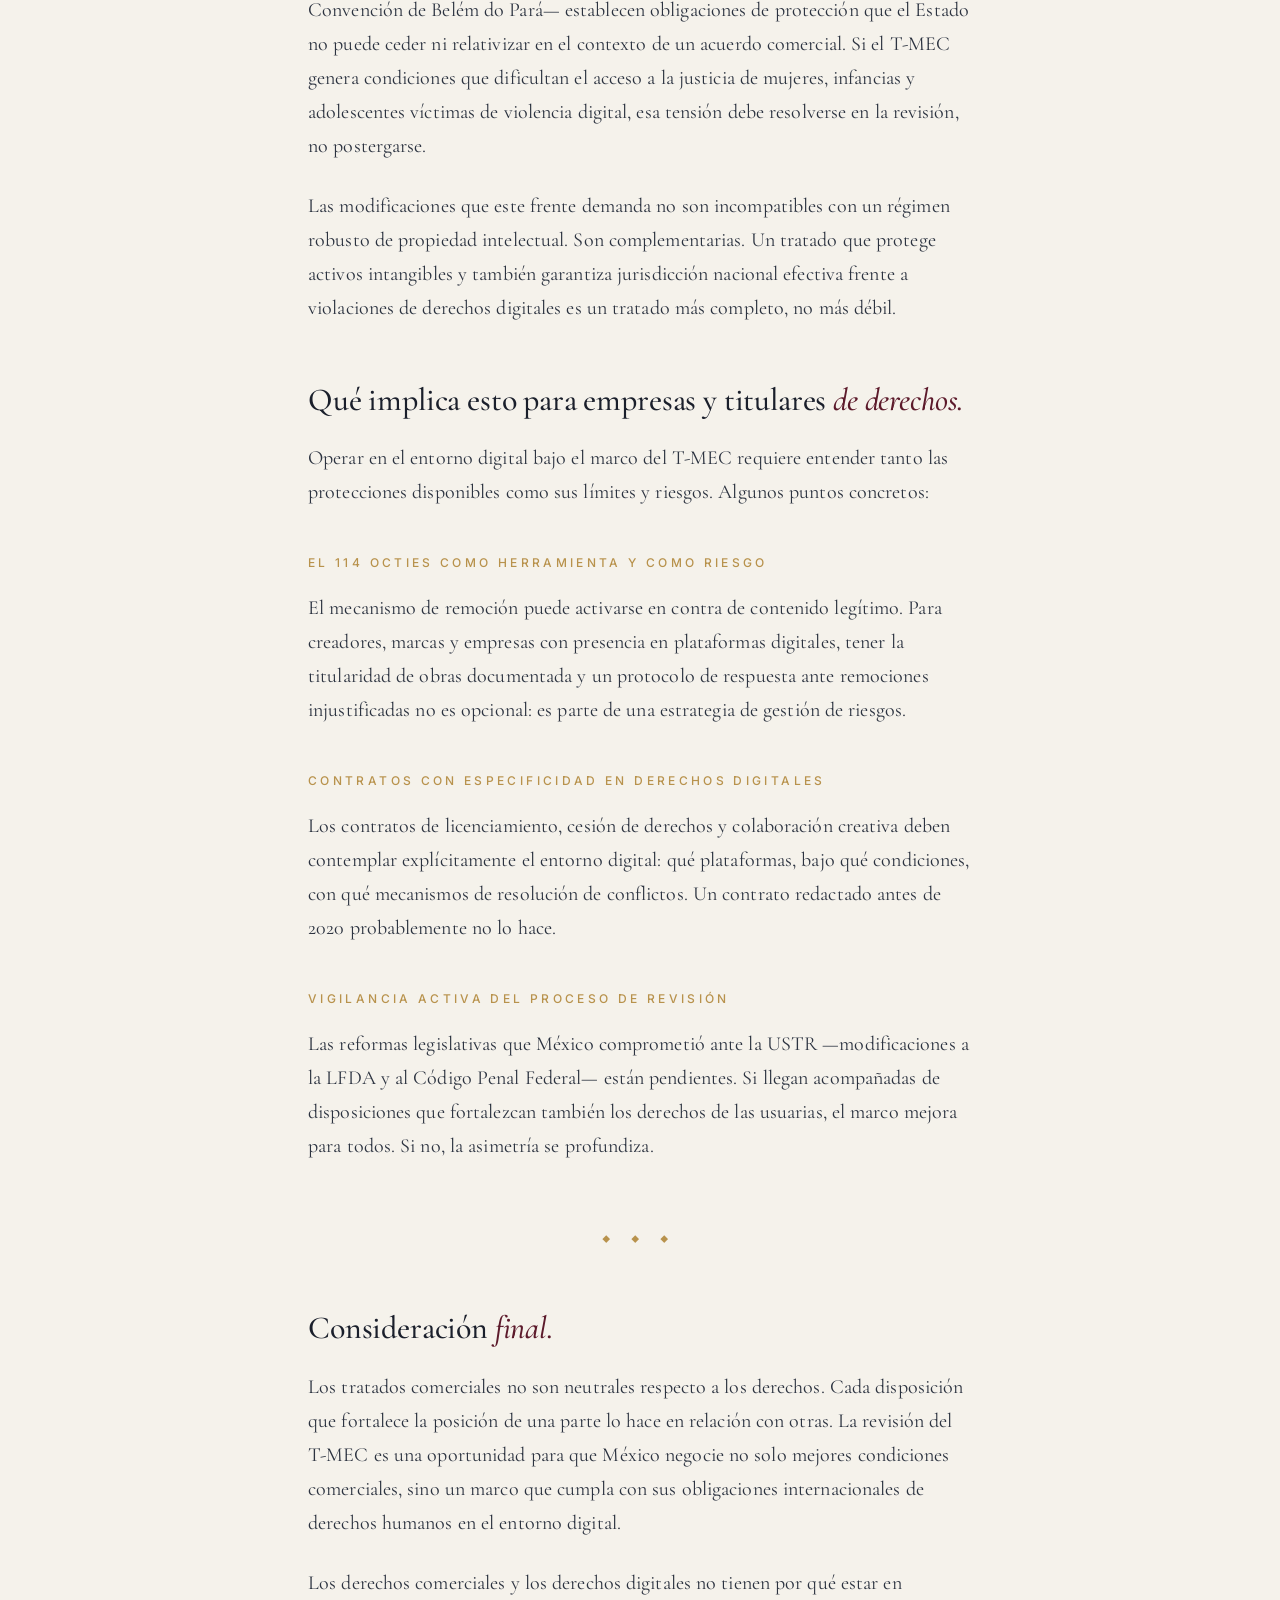
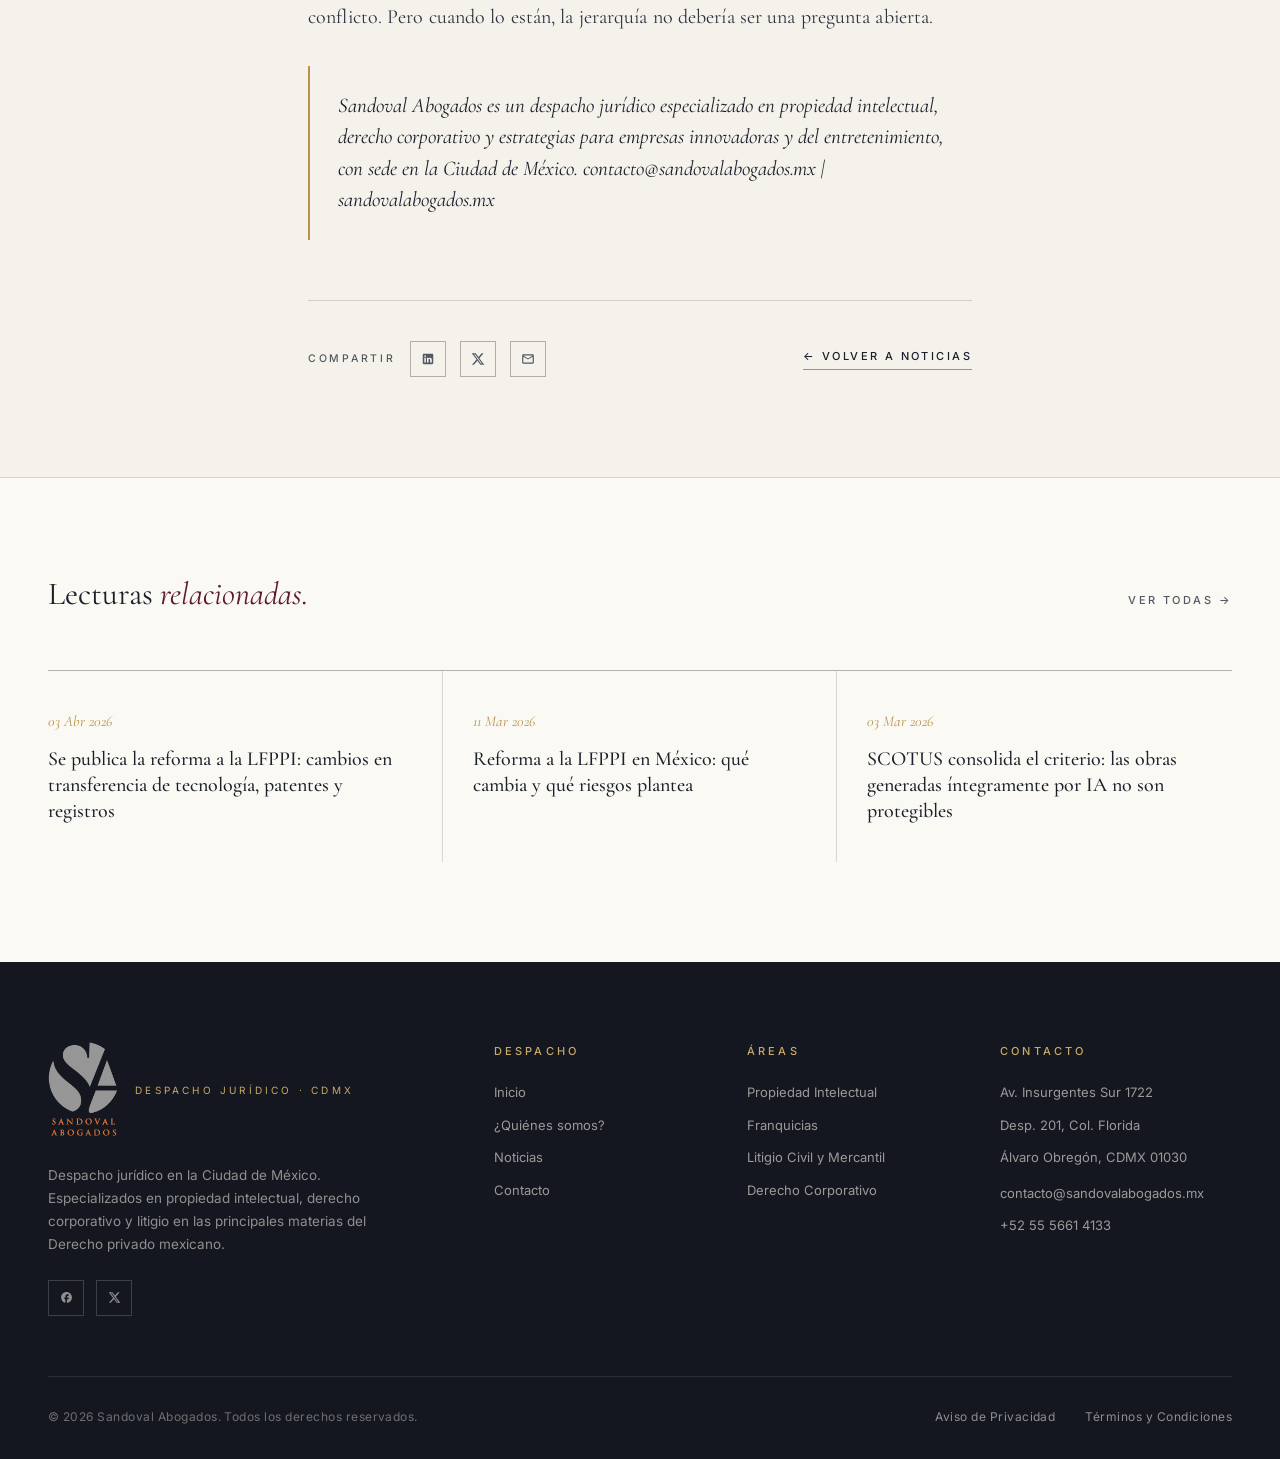
<file: noticias/t-mec-derechos-digitales-revision-2026.html>
<!DOCTYPE html>
<html lang="es">
<head>
<!-- Google tag (gtag.js) -->
<script async src="https://www.googletagmanager.com/gtag/js?id=G-XVRHD5QRLB"></script>
<script>
  window.dataLayer = window.dataLayer || [];
  function gtag(){dataLayer.push(arguments);}
  gtag('js', new Date());

  gtag('config', 'G-XVRHD5QRLB');
</script>
<meta charset="UTF-8">
<meta name="viewport" content="width=device-width, initial-scale=1.0">
<title>T-MEC y derechos digitales en la revisión 2026 | Sandoval Abogados</title>
<meta name="description" content="La revisión 2026 del T-MEC debe abordar la tensión entre propiedad intelectual, plataformas digitales y derechos fundamentales frente a la violencia digital.">
<meta name="author" content="Sandoval Abogados">
<meta name="robots" content="index, follow, max-image-preview:large">
<link rel="canonical" href="https://sandovalabogados.mx/noticias/t-mec-derechos-digitales-revision-2026.html">
<meta property="og:locale" content="es_MX">
<meta property="og:type" content="article">
<meta property="og:site_name" content="Sandoval Abogados">
<meta property="og:title" content="T-MEC y derechos digitales: lo que la revisión 2026 no puede ignorar">
<meta property="og:description" content="La revisión 2026 del T-MEC debe abordar la tensión entre propiedad intelectual, plataformas digitales y derechos fundamentales frente a la violencia digital.">
<meta property="og:url" content="https://sandovalabogados.mx/noticias/t-mec-derechos-digitales-revision-2026.html">
<meta property="og:image" content="https://sandovalabogados.mx/blog-tmec-derechos-digitales-og.jpg">
<meta property="og:image:secure_url" content="https://sandovalabogados.mx/blog-tmec-derechos-digitales-og.jpg">
<meta property="og:image:type" content="image/jpeg">
<meta property="og:image:width" content="1200">
<meta property="og:image:height" content="630">
<meta property="og:image:alt" content="Balanza jurídica con símbolos de derechos digitales, propiedad intelectual y las banderas de México, Estados Unidos y Canadá">
<meta property="article:published_time" content="2026-06-02T00:00:00-06:00">
<meta property="article:author" content="Sandoval Abogados">
<meta property="article:section" content="Comentario">
<meta property="article:tag" content="T-MEC">
<meta property="article:tag" content="derechos digitales">
<meta property="article:tag" content="propiedad intelectual">
<meta property="article:tag" content="violencia digital">
<meta name="twitter:card" content="summary_large_image">
<meta name="twitter:site" content="@SandovalLaw">
<meta name="twitter:title" content="T-MEC y derechos digitales: lo que la revisión 2026 no puede ignorar">
<meta name="twitter:description" content="La revisión 2026 del T-MEC debe abordar la tensión entre propiedad intelectual, plataformas digitales y derechos fundamentales frente a la violencia digital.">
<meta name="twitter:image" content="https://sandovalabogados.mx/blog-tmec-derechos-digitales-og.jpg">
<meta name="twitter:image:alt" content="Balanza jurídica con símbolos de derechos digitales, propiedad intelectual y las banderas de México, Estados Unidos y Canadá">
<script type="application/ld+json">
{
  "@context": "https://schema.org",
  "@type": "BlogPosting",
  "headline": "T-MEC y derechos digitales: lo que la revisión 2026 no puede ignorar",
  "description": "La revisión 2026 del T-MEC debe abordar la tensión entre propiedad intelectual, plataformas digitales y derechos fundamentales frente a la violencia digital.",
  "image": [
    "https://sandovalabogados.mx/blog-tmec-derechos-digitales-og.jpg"
  ],
  "datePublished": "2026-06-02T00:00:00-06:00",
  "author": {
    "@type": "Organization",
    "name": "Sandoval Abogados",
    "url": "https://sandovalabogados.mx/"
  },
  "publisher": {
    "@type": "Organization",
    "name": "Sandoval Abogados",
    "url": "https://sandovalabogados.mx/",
    "logo": {
      "@type": "ImageObject",
      "url": "https://sandovalabogados.mx/logo-sandoval.png"
    }
  },
  "mainEntityOfPage": {
    "@type": "WebPage",
    "@id": "https://sandovalabogados.mx/noticias/t-mec-derechos-digitales-revision-2026.html"
  },
  "articleSection": "Comentario",
  "keywords": [
    "T-MEC",
    "derechos digitales",
    "propiedad intelectual",
    "violencia digital",
    "Ley Olimpia"
  ]
}
</script>
<link rel="preconnect" href="https://fonts.googleapis.com">
<link rel="preconnect" href="https://fonts.gstatic.com" crossorigin>
<link href="https://fonts.googleapis.com/css2?family=Cormorant+Garamond:ital,wght@0,300;0,400;0,500;0,600;0,700;1,400;1,500&family=Inter:wght@300;400;500;600&display=swap" rel="stylesheet">
<link rel="stylesheet" href="../styles.css?v=13">
</head>
<body>

<div class="announce">
  <div class="container">
    <strong>Aviso</strong>
    Atendemos consultas de lunes a viernes ·
    <a href="tel:+525556614133">+52 55 5661 4133</a>
  </div>
</div>

<header class="nav">
  <div class="container nav-inner">
    <a href="../index.html" class="logo">
      <span class="mark"><img src="../logo-sandoval.png?v=3" alt="Sandoval Abogados"></span>
      <span class="wordmark">
        <span class="est">Despacho Jurídico · CDMX</span>
      </span>
    </a>
    <button class="nav-toggle" aria-label="Abrir menú" aria-expanded="false"><span></span><span></span><span></span></button>
    <nav>
      <ul>
        <li><a href="../index.html">Inicio</a></li>
        <li><a href="../experiencia.html">Áreas de Especialidad</a></li>
        <li><a href="../nosotros.html">¿Quiénes Somos?</a></li>
        <li><a href="../noticias.html" class="is-current">Noticias</a></li>
        <li><a href="../contacto.html">Contacto</a></li>
        <li><a href="mailto:contacto@sandovalabogados.mx" class="cta-btn solid">Consulta</a></li>
      </ul>
    </nav>
  </div>
</header>

<article class="article-hero">
  <div class="container-reading">
    <div class="crumbs">
      <a href="../index.html">Inicio</a><span class="sep">/</span>
      <a href="../noticias.html">Noticias</a><span class="sep">/</span>
      T-MEC y derechos digitales
    </div>
    <div class="meta-row">
      <span class="cat-pill">Comentario</span>
      <span>02 Jun 2026</span>
      <span class="dot">◆</span>
      <span>5 Min. de lectura</span>
      <span class="dot">◆</span>
      <span>Sandoval Abogados</span>
    </div>
    <h1>T-MEC y derechos digitales: lo que la revisión 2026 <span class="accent">no puede ignorar.</span></h1>
    <p class="standfirst">
      La revisión conjunta del T-MEC no debería limitarse a aranceles,
      reglas de origen y cadenas de suministro. También debe atender
      el impacto del tratado en derechos digitales, violencia de género
      digital y acceso a la justicia.
    </p>
  </div>
</article>

<section class="article-body">
  <div class="container-reading">

    <figure class="article-figure">
      <img src="../blog-tmec-derechos-digitales.png" alt="Balanza jurídica con símbolos de derechos digitales, propiedad intelectual y las banderas de México, Estados Unidos y Canadá">
    </figure>

    <p>La revisión conjunta del T-MEC está en curso. Los equipos técnicos negocian con la vista puesta en aranceles, reglas de origen y cadenas de suministro. Pero hay una dimensión del tratado que raramente aparece en esa conversación y que un frente creciente de organizaciones —entre ellas el movimiento Ley Olimpia, la Red Latinoamericana de Defensoras Digitales, el laboratorio Tlatelolco Lab de la UNAM y la Barra Mexicana Colegio de Abogados— ha puesto sobre la mesa con urgencia: el T-MEC, en su configuración actual, antepone los intereses de las corporaciones tecnológicas por encima de los derechos fundamentales de las personas que usan esas plataformas.</p>

    <p>No es una crítica menor ni marginal. Es una señal de que la revisión de 2026 tiene que ir más allá de los márgenes comerciales.</p>

    <h2>El problema con el <span class="accent">modelo actual.</span></h2>

    <p>El <strong>Capítulo 20 del T-MEC</strong> establece el régimen de propiedad intelectual de América del Norte. Entre sus disposiciones más relevantes para el entorno digital está el mecanismo de notificación y retiro (<em>notice and takedown</em>), incorporado al <strong>artículo 114 octies de la Ley Federal del Derecho de Autor</strong>: ante una alegación de infracción de derechos de autor, un proveedor de servicios de Internet puede remover contenido sin que quien reclama aporte prueba alguna.</p>

    <p>El mecanismo fue diseñado para proteger a titulares de derechos frente a la piratería digital. En la práctica, también se convierte en una herramienta de silenciamiento. Denuncias de violencia, registros de acoso, testimonios de víctimas de violencia de género digital —todo ese contenido queda expuesto a remoción si quien lo publicó no tiene sus derechos documentados con precisión técnica. La asimetría es evidente: las corporaciones tecnológicas y los grandes titulares de derechos tienen estructuras legales para activar y defenderse de estos mecanismos; las usuarias individuales, en su mayoría, no.</p>

    <blockquote class="pull">
      El tratado regula con detalle cómo proteger un activo comercial en plataformas digitales. No dice nada sobre cómo proteger a una persona.
    </blockquote>

    <p>A eso se suma una omisión estructural: el T-MEC no contiene disposiciones específicas sobre violencia de género digital, protección de datos personales en contextos de abuso, ni mecanismos de acceso a la justicia para víctimas de violaciones a derechos digitales.</p>

    <h2>La revisión como <span class="accent">oportunidad.</span></h2>

    <p>La alianza formada por el movimiento Ley Olimpia, la Red Latinoamericana de Defensoras Digitales, Tlatelolco Lab y la Barra Mexicana hace un llamado concreto: que ningún tratado internacional ponga en peligro los derechos humanos. Que los derechos comerciales no estén por encima de los derechos digitales.</p>

    <p>Ese llamado tiene fundamento jurídico sólido. Los tratados internacionales de derechos humanos ratificados por México —entre ellos la Convención sobre la Eliminación de Todas las Formas de Discriminación contra la Mujer (CEDAW) y la Convención de Belém do Pará— establecen obligaciones de protección que el Estado no puede ceder ni relativizar en el contexto de un acuerdo comercial. Si el T-MEC genera condiciones que dificultan el acceso a la justicia de mujeres, infancias y adolescentes víctimas de violencia digital, esa tensión debe resolverse en la revisión, no postergarse.</p>

    <p>Las modificaciones que este frente demanda no son incompatibles con un régimen robusto de propiedad intelectual. Son complementarias. Un tratado que protege activos intangibles y también garantiza jurisdicción nacional efectiva frente a violaciones de derechos digitales es un tratado más completo, no más débil.</p>

    <h2>Qué implica esto para empresas y titulares <span class="accent">de derechos.</span></h2>

    <p>Operar en el entorno digital bajo el marco del T-MEC requiere entender tanto las protecciones disponibles como sus límites y riesgos. Algunos puntos concretos:</p>

    <h3>El 114 octies como herramienta y como riesgo</h3>
    <p>El mecanismo de remoción puede activarse en contra de contenido legítimo. Para creadores, marcas y empresas con presencia en plataformas digitales, tener la titularidad de obras documentada y un protocolo de respuesta ante remociones injustificadas no es opcional: es parte de una estrategia de gestión de riesgos.</p>

    <h3>Contratos con especificidad en derechos digitales</h3>
    <p>Los contratos de licenciamiento, cesión de derechos y colaboración creativa deben contemplar explícitamente el entorno digital: qué plataformas, bajo qué condiciones, con qué mecanismos de resolución de conflictos. Un contrato redactado antes de 2020 probablemente no lo hace.</p>

    <h3>Vigilancia activa del proceso de revisión</h3>
    <p>Las reformas legislativas que México comprometió ante la USTR —modificaciones a la LFDA y al Código Penal Federal— están pendientes. Si llegan acompañadas de disposiciones que fortalezcan también los derechos de las usuarias, el marco mejora para todos. Si no, la asimetría se profundiza.</p>

    <hr class="glyph">

    <h2>Consideración <span class="accent">final.</span></h2>

    <p>Los tratados comerciales no son neutrales respecto a los derechos. Cada disposición que fortalece la posición de una parte lo hace en relación con otras. La revisión del T-MEC es una oportunidad para que México negocie no solo mejores condiciones comerciales, sino un marco que cumpla con sus obligaciones internacionales de derechos humanos en el entorno digital.</p>

    <p>Los derechos comerciales y los derechos digitales no tienen por qué estar en conflicto. Pero cuando lo están, la jerarquía no debería ser una pregunta abierta.</p>

    <blockquote class="aside">
      Sandoval Abogados es un despacho jurídico especializado en propiedad intelectual, derecho corporativo y estrategias para empresas innovadoras y del entretenimiento, con sede en la Ciudad de México. contacto@sandovalabogados.mx | sandovalabogados.mx
    </blockquote>

    <div class="article-foot">
      <div class="share">
        <span class="lbl">Compartir</span>
        <a href="#" aria-label="LinkedIn"><svg viewBox="0 0 24 24"><path d="M19 3H5C3.9 3 3 3.9 3 5v14c0 1.1.9 2 2 2h14c1.1 0 2-.9 2-2V5c0-1.1-.9-2-2-2zM8.3 18H5.7V10h2.6v8zM7 8.7c-.8 0-1.5-.7-1.5-1.5S6.2 5.7 7 5.7s1.5.7 1.5 1.5S7.8 8.7 7 8.7zM18.3 18h-2.6v-3.9c0-.9 0-2.1-1.3-2.1-1.3 0-1.5 1-1.5 2.1V18H10.3V10h2.5v1.1h.04c.4-.7 1.2-1.4 2.5-1.4 2.7 0 3.2 1.8 3.2 4.1V18z"/></svg></a>
        <a href="#" aria-label="X"><svg viewBox="0 0 24 24"><path d="M18.244 2.25h3.308l-7.227 8.26 8.502 11.24H16.17l-5.214-6.817L4.99 21.75H1.68l7.73-8.835L1.254 2.25H8.08l4.713 6.231zm-1.161 17.52h1.833L7.084 4.126H5.117z"/></svg></a>
        <a href="mailto:?subject=T-MEC y derechos digitales" aria-label="Email"><svg viewBox="0 0 24 24"><path d="M22 6c0-1.1-.9-2-2-2H4c-1.1 0-2 .9-2 2v12c0 1.1.9 2 2 2h16c1.1 0 2-.9 2-2V6zm-2 0l-8 5-8-5h16zm0 12H4V8l8 5 8-5v10z"/></svg></a>
      </div>
      <a href="../noticias.html" class="back">← Volver a Noticias</a>
    </div>

  </div>
</section>

<section class="related">
  <div class="container">
    <div class="related-hd">
      <h3>Lecturas <span class="accent">relacionadas.</span></h3>
      <a href="../noticias.html" class="all">Ver todas →</a>
    </div>
    <div class="related-grid">
      <a href="reforma-lfppi-publicada.html" class="related-card">
        <span class="d">03 Abr 2026</span>
        <h4>Se publica la reforma a la LFPPI: cambios en transferencia de tecnología, patentes y registros</h4>
      </a>
      <a href="reforma-lfppi-analisis.html" class="related-card">
        <span class="d">11 Mar 2026</span>
        <h4>Reforma a la LFPPI en México: qué cambia y qué riesgos plantea</h4>
      </a>
      <a href="scotus-ia-copyright.html" class="related-card">
        <span class="d">03 Mar 2026</span>
        <h4>SCOTUS consolida el criterio: las obras generadas íntegramente por IA no son protegibles</h4>
      </a>
    </div>
  </div>
</section>

<footer class="site-footer">
  <div class="container">
    <div class="footer-grid">
      <div class="footer-brand">
        <a href="../index.html" class="logo">
          <span class="mark"><img src="../logo-sandoval.png?v=3" alt="Sandoval Abogados"></span>
          <span class="wordmark">
            <span class="est">Despacho Jurídico · CDMX</span>
          </span>
        </a>
        <p>Despacho jurídico en la Ciudad de México. Especializados en propiedad intelectual,
          derecho corporativo y litigio en las principales materias del Derecho privado mexicano.</p>
        <div class="footer-social">
          <a href="https://www.facebook.com/pages/Sandoval-Abogados/277001712328878" aria-label="Facebook" target="_blank" rel="noopener">
            <svg viewBox="0 0 24 24"><path d="M22 12c0-5.52-4.48-10-10-10S2 6.48 2 12c0 4.84 3.44 8.87 8 9.8V15H8v-3h2V9.5C10 7.57 11.57 6 13.5 6H16v3h-2c-.55 0-1 .45-1 1v2h3v3h-3v6.95c5.05-.5 9-4.76 9-9.95z"/></svg>
          </a>
          <a href="https://twitter.com/SandovalLaw" aria-label="X" target="_blank" rel="noopener">
            <svg viewBox="0 0 24 24"><path d="M18.244 2.25h3.308l-7.227 8.26 8.502 11.24H16.17l-5.214-6.817L4.99 21.75H1.68l7.73-8.835L1.254 2.25H8.08l4.713 6.231zm-1.161 17.52h1.833L7.084 4.126H5.117z"/></svg></a>
        </div>
      </div>
      <div>
        <h5>Despacho</h5>
        <ul>
          <li><a href="../index.html">Inicio</a></li>
          <li><a href="../nosotros.html">¿Quiénes somos?</a></li>
          <li><a href="../noticias.html">Noticias</a></li>
          <li><a href="../contacto.html">Contacto</a></li>
        </ul>
      </div>
      <div>
        <h5>Áreas</h5>
        <ul>
          <li><a href="../experiencia.html#propiedad">Propiedad Intelectual</a></li>
          <li><a href="../experiencia.html#franquicias">Franquicias</a></li>
          <li><a href="../experiencia.html#litigio">Litigio Civil y Mercantil</a></li>
          <li><a href="../experiencia.html#corporativo">Derecho Corporativo</a></li>
        </ul>
      </div>
      <div>
        <h5>Contacto</h5>
        <ul>
          <li>Av. Insurgentes Sur 1722</li>
          <li>Desp. 201, Col. Florida</li>
          <li>Álvaro Obregón, CDMX 01030</li>
          <li style="margin-top: 14px;"><a href="mailto:contacto@sandovalabogados.mx">contacto@sandovalabogados.mx</a></li>
          <li><a href="tel:+525556614133">+52 55 5661 4133</a></li>
        </ul>
      </div>
    </div>
    <div class="footer-bottom">
      <span>© 2026 Sandoval Abogados. Todos los derechos reservados.</span>
      <div class="legal">
        <a href="#">Aviso de Privacidad</a>
        <a href="#">Términos y Condiciones</a>
      </div>
    </div>
  </div>
</footer>

<script src="../script.js?v=2"></script>

</body>
</html>
</file>
<file: styles.css>
/* ═══════════════════════════════════════════════════════════
   SANDOVAL ABOGADOS — sistema de diseño
   ═══════════════════════════════════════════════════════════ */

:root {
  --ivory: #F5F2EB;
  --paper: #FBF9F4;
  --ink: #1A1F2B;
  --ink-soft: #2C3340;
  --ink-mute: #525964;
  --gold: #B8924C;
  --gold-soft: #C9A968;
  --burgundy: #5C1A2B;
  --stone: #8B8579;
  --rule: rgba(26, 31, 43, 0.16);
  --rule-strong: rgba(26, 31, 43, 0.32);
}

* { margin: 0; padding: 0; box-sizing: border-box; }
html { scroll-behavior: smooth; }

body {
  background: var(--ivory);
  color: var(--ink);
  font-family: 'Inter', system-ui, sans-serif;
  font-size: 16px;
  line-height: 1.65;
  -webkit-font-smoothing: antialiased;
  overflow-x: hidden;
}

.serif { font-family: 'Cormorant Garamond', 'Times New Roman', serif; }

.label {
  font-family: 'Inter', sans-serif;
  font-size: 11px;
  font-weight: 500;
  letter-spacing: 0.32em;
  text-transform: uppercase;
  color: var(--gold);
}

.container { max-width: 1280px; margin: 0 auto; padding: 0 48px; }
.container-narrow { max-width: 1080px; margin: 0 auto; padding: 0 48px; }
.container-reading { max-width: 760px; margin: 0 auto; padding: 0 48px; }

/* ───────── ANNOUNCEMENT BAR ───────── */
.announce {
  background: var(--ink);
  color: var(--ivory);
  padding: 10px 0;
  font-size: 12px;
  letter-spacing: 0.08em;
  text-align: center;
}
.announce strong { color: var(--gold-soft); font-weight: 500; letter-spacing: 0.16em; text-transform: uppercase; font-size: 10.5px; margin-right: 12px; }
.announce a { color: var(--ivory); text-decoration: none; border-bottom: 1px solid rgba(245, 242, 235, 0.4); padding-bottom: 1px; }
.announce a:hover { border-color: var(--gold); }

/* ───────── NAV ───────── */
header.nav {
  position: sticky; top: 0; z-index: 100;
  padding: 22px 0;
  background: rgba(245, 242, 235, 0.96);
  backdrop-filter: blur(10px);
  -webkit-backdrop-filter: blur(10px);
  border-bottom: 1px solid var(--rule);
}
.nav-inner { display: flex; align-items: center; justify-content: space-between; }

/* logo: PNG recortado a solo el monograma SA + wordmark de marca */
.logo { display: flex; align-items: center; gap: 16px; text-decoration: none; color: var(--ink); }
.logo .mark {
  height: 96px;
  display: block;
  flex-shrink: 0;
}
.logo .mark img {
  height: 100%;
  width: auto;
  display: block;
}
.logo .wordmark { display: flex; flex-direction: column; line-height: 1; }
.logo .wordmark .est {
  font-family: 'Inter', sans-serif;
  font-size: 10px;
  font-weight: 400;
  letter-spacing: 0.32em;
  text-transform: uppercase;
  color: var(--gold);
}

/* hamburguesa (oculto en desktop) */
.nav-toggle {
  display: none;
  width: 40px; height: 40px;
  background: transparent;
  border: none;
  cursor: pointer;
  padding: 0;
  position: relative;
  z-index: 120;
}
.nav-toggle span {
  display: block;
  width: 22px; height: 1.5px;
  background: var(--ink);
  margin: 5px auto;
  transition: transform 0.35s ease, opacity 0.25s ease, background 0.25s ease;
}
.nav-toggle.is-open span:nth-child(1) { transform: translateY(7px) rotate(45deg); }
.nav-toggle.is-open span:nth-child(2) { opacity: 0; }
.nav-toggle.is-open span:nth-child(3) { transform: translateY(-6px) rotate(-45deg); }

nav ul { list-style: none; display: flex; gap: 36px; align-items: center; }
nav a {
  color: var(--ink);
  text-decoration: none;
  font-size: 13.5px;
  font-weight: 500;
  letter-spacing: 0.02em;
  position: relative;
  transition: color 0.25s;
}
nav a:not(.cta-btn)::after {
  content: ''; position: absolute;
  left: 0; right: 0; bottom: -8px;
  height: 1px; background: var(--gold);
  transform: scaleX(0);
  transform-origin: center;
  transition: transform 0.35s ease;
}
nav a:not(.cta-btn):hover::after,
nav a.is-current::after { transform: scaleX(1); }
nav a.is-current { color: var(--ink); }

.cta-btn {
  display: inline-flex; align-items: center; gap: 12px;
  padding: 14px 28px;
  font-family: 'Inter', sans-serif;
  font-size: 11.5px;
  font-weight: 500;
  letter-spacing: 0.22em;
  text-transform: uppercase;
  text-decoration: none;
  border: 1px solid var(--ink);
  color: var(--ink);
  background: transparent;
  transition: all 0.4s ease;
  cursor: pointer;
}
.cta-btn:hover { background: var(--ink); color: var(--ivory); }
.cta-btn.solid { background: var(--ink); color: var(--ivory); border-color: var(--ink); }
.cta-btn.solid:hover { background: var(--gold); border-color: var(--gold); color: var(--ink); }
.cta-btn.on-dark { border-color: var(--ivory); color: var(--ivory); }
.cta-btn.on-dark:hover { background: var(--ivory); color: var(--ink); }
.cta-btn.gold-on-dark { background: var(--gold); color: var(--ink); border-color: var(--gold); }
.cta-btn.gold-on-dark:hover { background: var(--gold-soft); border-color: var(--gold-soft); }
.cta-btn .arr { display: inline-block; transition: transform 0.35s; font-family: serif; }
.cta-btn:hover .arr { transform: translateX(4px); }

/* ───────── HERO (home) ───────── */
.hero {
  padding: 90px 0 110px;
  position: relative;
  overflow: hidden;
}
.hero-grid {
  display: grid;
  grid-template-columns: 1.1fr 1fr;
  gap: 80px;
  align-items: center;
}
.hero-meta { display: flex; gap: 14px; align-items: center; margin-bottom: 36px; }
.hero-meta .line { width: 36px; height: 1px; background: var(--gold); }
.hero h1 {
  font-family: 'Cormorant Garamond', serif;
  font-weight: 400;
  font-size: clamp(48px, 6vw, 88px);
  line-height: 1.04;
  letter-spacing: -0.012em;
  color: var(--ink);
}
.hero h1 .accent { font-style: italic; font-weight: 400; color: var(--burgundy); }
.hero .ornament { display: flex; align-items: center; gap: 14px; margin: 32px 0 28px; }
.hero .ornament .l { width: 60px; height: 1px; background: var(--rule-strong); }
.hero .ornament .d { width: 5px; height: 5px; background: var(--gold); transform: rotate(45deg); }
.hero-sub { max-width: 500px; font-size: 17px; line-height: 1.7; color: var(--ink-soft); font-weight: 400; }
.hero-actions { display: flex; gap: 14px; margin-top: 44px; flex-wrap: wrap; }

.hero-image { aspect-ratio: 4 / 5; position: relative; overflow: hidden; background: var(--ink); }
.hero-image .photo {
  position: absolute; inset: 0;
  background-image:
    linear-gradient(180deg, rgba(26, 31, 43, 0.15) 0%, rgba(26, 31, 43, 0.55) 100%),
    url('hero-image.png?v=3');
  background-size: cover; background-position: center;
}
.hero-image::after { content: ''; position: absolute; inset: 24px; border: 1px solid rgba(245, 242, 235, 0.18); pointer-events: none; }
.hero-image .badge { position: absolute; bottom: 50px; left: 50px; z-index: 2; color: var(--ivory); max-width: 280px; }
.hero-image .badge .est { font-family: 'Inter', sans-serif; font-size: 10.5px; letter-spacing: 0.32em; text-transform: uppercase; color: var(--gold-soft); margin-bottom: 14px; display: block; }
.hero-image .badge h3 { font-family: 'Cormorant Garamond', serif; font-style: italic; font-weight: 400; font-size: 26px; line-height: 1.25; color: var(--ivory); }
.hero-image .seal { position: absolute; top: 40px; right: 40px; width: 90px; height: 90px; border: 1px solid rgba(245, 242, 235, 0.3); border-radius: 50%; display: grid; place-items: center; z-index: 2; text-align: center; }
.hero-image .seal .yr { font-family: 'Cormorant Garamond', serif; font-style: italic; color: var(--gold-soft); font-size: 11px; letter-spacing: 0.18em; line-height: 1.4; }

/* ───────── PAGE HERO (subpáginas) ───────── */
.page-hero {
  padding: 80px 0 70px;
  border-bottom: 1px solid var(--rule);
  background: var(--paper);
}
.page-hero .crumbs {
  font-size: 11px;
  letter-spacing: 0.24em;
  text-transform: uppercase;
  color: var(--ink-mute);
  margin-bottom: 28px;
  font-weight: 500;
}
.page-hero .crumbs a { color: var(--ink-mute); text-decoration: none; }
.page-hero .crumbs a:hover { color: var(--gold); }
.page-hero .crumbs .sep { margin: 0 12px; color: var(--gold); }
.page-hero h1 {
  font-family: 'Cormorant Garamond', serif;
  font-weight: 400;
  font-size: clamp(44px, 5.5vw, 78px);
  line-height: 1.05;
  letter-spacing: -0.012em;
  color: var(--ink);
  max-width: 900px;
}
.page-hero h1 .accent { font-style: italic; color: var(--burgundy); }
.page-hero .ornament { display: flex; align-items: center; gap: 14px; margin: 32px 0 28px; }
.page-hero .ornament .l { width: 60px; height: 1px; background: var(--rule-strong); }
.page-hero .ornament .d { width: 5px; height: 5px; background: var(--gold); transform: rotate(45deg); }
.page-hero .lead { max-width: 640px; font-size: 18px; line-height: 1.7; color: var(--ink-soft); }

/* ───────── TRUST STRIP ───────── */
.trust-strip { border-top: 1px solid var(--rule); border-bottom: 1px solid var(--rule); padding: 38px 0; background: var(--paper); }
.trust-grid { display: grid; grid-template-columns: repeat(3, 1fr); gap: 60px; align-items: center; }
.trust-item { text-align: center; border-right: 1px solid var(--rule); padding: 0 20px; }
.trust-item:last-child { border-right: none; }
.trust-item .num { font-family: 'Cormorant Garamond', serif; font-weight: 500; font-size: 42px; line-height: 1; color: var(--ink); letter-spacing: -0.02em; }
.trust-item .num .plus { color: var(--gold); font-style: italic; font-weight: 400; }
.trust-item .lbl { font-size: 11px; letter-spacing: 0.22em; text-transform: uppercase; color: var(--ink-mute); margin-top: 10px; font-weight: 500; }

/* ───────── SECTION HEADER ───────── */
.section-hd { text-align: center; padding: 110px 0 70px; max-width: 760px; margin: 0 auto; }
.section-hd .label { display: inline-block; margin-bottom: 22px; }
.section-hd h2 {
  font-family: 'Cormorant Garamond', serif;
  font-weight: 400;
  font-size: clamp(38px, 4.6vw, 60px);
  line-height: 1.1;
  letter-spacing: -0.01em;
  margin-bottom: 26px;
}
.section-hd h2 .accent { font-style: italic; color: var(--burgundy); }
.section-hd .ornament { display: flex; align-items: center; justify-content: center; gap: 12px; margin: 24px auto 24px; }
.section-hd .ornament .l { width: 50px; height: 1px; background: var(--rule-strong); }
.section-hd .ornament .d { width: 5px; height: 5px; background: var(--gold); transform: rotate(45deg); }
.section-hd .intro { font-size: 17px; color: var(--ink-soft); line-height: 1.65; }

.section-hd.left {
  text-align: left; margin: 0; max-width: 100%;
  display: grid; grid-template-columns: 1fr 1.4fr; gap: 60px; align-items: end;
}
.section-hd.left .ornament { margin: 24px 0 0; justify-content: flex-start; }

/* ───────── ÁREAS (home list) ───────── */
.areas { padding-bottom: 110px; background: var(--ivory); }
.areas-frame { border-top: 1px solid var(--rule-strong); border-bottom: 1px solid var(--rule-strong); }
.areas-grid { display: grid; grid-template-columns: 1fr 1fr; gap: 0; }
.areas-col { padding: 50px 60px; border-right: 1px solid var(--rule); }
.areas-col:last-child { border-right: none; }
.areas-col .col-hd { display: flex; align-items: center; gap: 16px; margin-bottom: 36px; padding-bottom: 24px; border-bottom: 1px solid var(--rule); }
.areas-col .col-hd .roman { font-family: 'Cormorant Garamond', serif; font-style: italic; font-weight: 400; font-size: 22px; color: var(--gold); }
.areas-col .col-hd h3 { font-family: 'Cormorant Garamond', serif; font-weight: 500; font-size: 24px; letter-spacing: 0.01em; color: var(--ink); }
.areas-col ul { list-style: none; }
.areas-col ul li {
  display: grid; grid-template-columns: 30px 1fr auto;
  gap: 20px; padding: 18px 0;
  border-bottom: 1px solid var(--rule);
  align-items: center;
  transition: padding 0.4s ease;
}
.areas-col ul li:last-child { border-bottom: none; }
.areas-col ul li:hover { padding-left: 8px; }
.areas-col ul li .num { font-family: 'Cormorant Garamond', serif; font-style: italic; font-weight: 400; font-size: 18px; color: var(--gold); }
.areas-col ul li a { font-family: 'Cormorant Garamond', serif; font-weight: 500; font-size: 21px; color: var(--ink); text-decoration: none; letter-spacing: 0.005em; transition: color 0.3s; }
.areas-col ul li a:hover { color: var(--burgundy); }
.areas-col ul li .arr { font-family: 'Cormorant Garamond', serif; font-size: 18px; color: var(--ink-mute); transition: all 0.3s; }
.areas-col ul li:hover .arr { color: var(--gold); transform: translateX(4px); }

/* ───────── PRACTICE (página experiencia) ───────── */
.practice { padding: 90px 0 110px; }
.practice-area {
  display: grid;
  grid-template-columns: 1fr 1.6fr;
  gap: 80px;
  padding: 70px 0;
  border-bottom: 1px solid var(--rule);
  align-items: start;
}
.practice-area:last-child { border-bottom: none; }
.practice-area .pa-meta .roman {
  font-family: 'Cormorant Garamond', serif;
  font-style: italic;
  font-weight: 400;
  font-size: 18px;
  color: var(--gold);
  letter-spacing: 0.18em;
  display: block;
  margin-bottom: 18px;
}
.practice-area .pa-meta h2 {
  font-family: 'Cormorant Garamond', serif;
  font-weight: 400;
  font-size: clamp(34px, 3.4vw, 46px);
  line-height: 1.1;
  letter-spacing: -0.005em;
  color: var(--ink);
  margin-bottom: 24px;
}
.practice-area .pa-meta h2 .accent { font-style: italic; color: var(--burgundy); }
.practice-area .pa-meta .pa-tagline {
  font-family: 'Cormorant Garamond', serif;
  font-style: italic;
  font-weight: 400;
  font-size: 18px;
  line-height: 1.55;
  color: var(--ink-soft);
  padding-top: 24px;
  border-top: 1px solid var(--rule);
}
.practice-area .pa-body p {
  font-size: 16.5px;
  line-height: 1.75;
  color: var(--ink-soft);
  margin-bottom: 22px;
}
.practice-area .pa-body h4 {
  font-family: 'Inter', sans-serif;
  font-size: 11px;
  letter-spacing: 0.28em;
  text-transform: uppercase;
  color: var(--gold);
  font-weight: 500;
  margin: 36px 0 18px;
}
.practice-area .pa-body ul { list-style: none; }
.practice-area .pa-body ul li {
  position: relative;
  padding: 12px 0 12px 28px;
  font-size: 15.5px;
  line-height: 1.6;
  color: var(--ink-soft);
  border-bottom: 1px solid var(--rule);
}
.practice-area .pa-body ul li:last-child { border-bottom: none; }
.practice-area .pa-body ul li::before {
  content: '—';
  position: absolute;
  left: 0;
  color: var(--gold);
  font-family: 'Cormorant Garamond', serif;
}

/* ───────── PILLARS (dark formal) ───────── */
.pillars { background: var(--ink); color: var(--ivory); padding: 130px 0; position: relative; overflow: hidden; }
.pillars::before { content: ''; position: absolute; top: 0; left: 50%; transform: translateX(-50%); width: 1px; height: 70px; background: var(--gold); opacity: 0.4; }
.pillars .section-hd .label { color: var(--gold-soft); }
.pillars .section-hd h2 { color: var(--ivory); }
.pillars .section-hd h2 .accent { color: var(--gold-soft); }
.pillars .section-hd .intro { color: rgba(245, 242, 235, 0.7); }
.pillars .section-hd .ornament .l { background: rgba(245, 242, 235, 0.3); }

.pillars-grid { display: grid; grid-template-columns: repeat(3, 1fr); gap: 0; margin-top: 60px; border-top: 1px solid rgba(245, 242, 235, 0.18); border-bottom: 1px solid rgba(245, 242, 235, 0.18); }
.pillar-cell { padding: 60px 50px; border-right: 1px solid rgba(245, 242, 235, 0.18); position: relative; text-align: center; }
.pillar-cell:last-child { border-right: none; }
.pillar-cell .roman { font-family: 'Cormorant Garamond', serif; font-style: italic; font-weight: 400; font-size: 14px; color: var(--gold-soft); letter-spacing: 0.18em; margin-bottom: 32px; display: block; }
.pillar-cell .icon { width: 48px; height: 48px; stroke: var(--gold-soft); stroke-width: 1; fill: none; margin: 0 auto 28px; display: block; }
.pillar-cell h4 { font-family: 'Cormorant Garamond', serif; font-weight: 500; font-size: 28px; line-height: 1.2; letter-spacing: 0.005em; color: var(--ivory); margin-bottom: 18px; }
.pillar-cell p { font-size: 14.5px; line-height: 1.7; color: rgba(245, 242, 235, 0.72); max-width: 280px; margin: 0 auto; }

/* ───────── ABOUT ───────── */
.about { padding: 130px 0; background: var(--paper); }
.about-grid { display: grid; grid-template-columns: 1fr 1.05fr; gap: 90px; align-items: center; }
.about-visual { aspect-ratio: 4 / 5; position: relative; overflow: hidden; }
.about-visual .photo {
  position: absolute; inset: 0;
  background-image:
    linear-gradient(180deg, rgba(26, 31, 43, 0.2), rgba(26, 31, 43, 0.45)),
    url('https://images.unsplash.com/photo-1454165804606-c3d57bc86b40?auto=format&fit=crop&w=1200&q=80');
  background-size: cover; background-position: center;
  filter: contrast(0.95) saturate(0.85);
}
.about-visual::after { content: ''; position: absolute; inset: 18px; border: 1px solid rgba(245, 242, 235, 0.4); pointer-events: none; }
.about-visual .corner-mark { position: absolute; top: 32px; left: 32px; z-index: 2; color: var(--ivory); }
.about-visual .corner-mark .yr { font-family: 'Cormorant Garamond', serif; font-style: italic; font-weight: 400; font-size: 14px; letter-spacing: 0.16em; color: var(--gold-soft); }

.about-content .label-row { display: flex; align-items: center; gap: 14px; margin-bottom: 26px; }
.about-content .label-row .line { width: 36px; height: 1px; background: var(--gold); }
.about-content h2 { font-family: 'Cormorant Garamond', serif; font-weight: 400; font-size: clamp(36px, 4vw, 54px); line-height: 1.1; letter-spacing: -0.005em; margin-bottom: 28px; color: var(--ink); }
.about-content h2 .accent { font-style: italic; color: var(--burgundy); }
.about-content p { font-size: 16.5px; line-height: 1.75; color: var(--ink-soft); margin-bottom: 18px; }
.about-content blockquote { font-family: 'Cormorant Garamond', serif; font-style: italic; font-weight: 400; font-size: 22px; line-height: 1.45; color: var(--ink); padding: 28px 0 28px 24px; border-left: 2px solid var(--gold); margin: 32px 0; }
.about-content .signature { margin-top: 32px; padding-top: 24px; border-top: 1px solid var(--rule); }
.about-content .signature .name { font-family: 'Cormorant Garamond', serif; font-style: italic; font-weight: 500; font-size: 22px; color: var(--ink); }
.about-content .signature .role { font-size: 11px; letter-spacing: 0.22em; text-transform: uppercase; color: var(--ink-mute); margin-top: 6px; font-weight: 500; }
.about-content .actions { display: flex; gap: 14px; margin-top: 36px; flex-wrap: wrap; }

/* ───────── VALORES (página nosotros) ───────── */
.valores { padding: 110px 0; background: var(--ivory); }
.valores-grid {
  display: grid; grid-template-columns: repeat(3, 1fr);
  gap: 0; margin-top: 70px;
  border-top: 1px solid var(--rule-strong);
  border-bottom: 1px solid var(--rule-strong);
}
.valor {
  padding: 56px 44px;
  border-right: 1px solid var(--rule);
}
.valor:last-child { border-right: none; }
.valor .v-num {
  font-family: 'Cormorant Garamond', serif;
  font-style: italic;
  font-size: 56px;
  font-weight: 400;
  color: var(--gold);
  line-height: 1;
  margin-bottom: 28px;
}
.valor h3 {
  font-family: 'Cormorant Garamond', serif;
  font-weight: 500;
  font-size: 28px;
  line-height: 1.2;
  color: var(--ink);
  margin-bottom: 20px;
  letter-spacing: 0.005em;
}
.valor p { font-size: 15.5px; line-height: 1.75; color: var(--ink-soft); }

/* ───────── NOTICIAS (home list) ───────── */
.noticias { padding: 0 0 130px; background: var(--ivory); }
.noticias-list { border-top: 1px solid var(--rule-strong); }
.noticia-row {
  display: grid;
  grid-template-columns: 120px 220px 1fr 60px;
  gap: 50px; padding: 38px 0;
  border-bottom: 1px solid var(--rule);
  align-items: center;
  text-decoration: none; color: var(--ink);
  transition: padding 0.4s ease;
}
.noticia-row:hover { padding-left: 16px; padding-right: 16px; background: var(--paper); }
.noticia-row .date { font-family: 'Cormorant Garamond', serif; font-style: italic; font-weight: 400; font-size: 18px; color: var(--gold); letter-spacing: 0.02em; }
.noticia-row .cat { font-size: 10.5px; letter-spacing: 0.24em; text-transform: uppercase; color: var(--ink-mute); font-weight: 500; }
.noticia-row h4 { font-family: 'Cormorant Garamond', serif; font-weight: 500; font-size: clamp(20px, 1.7vw, 25px); line-height: 1.25; letter-spacing: 0.005em; transition: color 0.3s; }
.noticia-row:hover h4 { color: var(--burgundy); }
.noticia-row .arr { font-family: 'Cormorant Garamond', serif; font-size: 22px; color: var(--ink-mute); text-align: right; transition: all 0.3s; }
.noticia-row:hover .arr { color: var(--gold); transform: translateX(6px); }

.noticias-cta { text-align: center; margin-top: 60px; }

/* ───────── BLOG INDEX (página noticias) ───────── */
.blog-issue {
  padding: 60px 0 28px;
  border-bottom: 1px solid var(--rule);
  background: var(--paper);
}
.blog-issue-inner {
  display: flex;
  justify-content: space-between;
  align-items: center;
  flex-wrap: wrap;
  gap: 24px;
}
.blog-issue .issue-no {
  font-family: 'Cormorant Garamond', serif;
  font-style: italic;
  font-weight: 400;
  font-size: 16px;
  color: var(--ink-mute);
  letter-spacing: 0.04em;
}
.blog-issue .issue-no strong { color: var(--gold); font-weight: 500; font-style: normal; letter-spacing: 0.18em; text-transform: uppercase; font-family: 'Inter', sans-serif; font-size: 11px; margin-right: 16px; padding-right: 16px; border-right: 1px solid var(--rule-strong); }
.blog-issue .filters { display: flex; gap: 28px; align-items: center; }
.blog-issue .filters a {
  font-size: 11px; letter-spacing: 0.22em; text-transform: uppercase;
  color: var(--ink-mute); text-decoration: none; font-weight: 500;
  position: relative; padding-bottom: 4px;
  transition: color 0.3s;
}
.blog-issue .filters a.active,
.blog-issue .filters a:hover { color: var(--ink); }
.blog-issue .filters a.active::after {
  content: ''; position: absolute; left: 0; right: 0; bottom: 0;
  height: 1px; background: var(--gold);
}

/* Featured / lead article */
.blog-feature {
  padding: 80px 0 70px;
  border-bottom: 1px solid var(--rule);
}
.blog-feature-grid {
  display: grid;
  grid-template-columns: 1.1fr 1fr;
  gap: 70px;
  align-items: center;
}
.blog-feature-meta {
  display: flex; gap: 20px; align-items: center;
  font-size: 10.5px; letter-spacing: 0.26em; text-transform: uppercase;
  color: var(--ink-mute); font-weight: 500;
  margin-bottom: 28px;
}
.blog-feature-meta .pill {
  display: inline-block;
  padding: 5px 14px;
  background: var(--ink);
  color: var(--ivory);
  font-size: 9.5px;
  letter-spacing: 0.32em;
  font-weight: 500;
}
.blog-feature-meta .dot { color: var(--gold); }
.blog-feature h2 {
  font-family: 'Cormorant Garamond', serif;
  font-weight: 400;
  font-size: clamp(38px, 4.4vw, 60px);
  line-height: 1.08;
  letter-spacing: -0.01em;
  color: var(--ink);
  margin-bottom: 28px;
}
.blog-feature h2 a { color: inherit; text-decoration: none; transition: color 0.3s; }
.blog-feature h2 a:hover { color: var(--burgundy); }
.blog-feature .excerpt {
  font-size: 17px; line-height: 1.7;
  color: var(--ink-soft); margin-bottom: 32px;
  max-width: 540px;
}
.blog-feature .read-link {
  font-family: 'Inter', sans-serif;
  font-size: 12px; letter-spacing: 0.24em;
  text-transform: uppercase; font-weight: 500;
  color: var(--ink); text-decoration: none;
  border-bottom: 1px solid var(--gold);
  padding-bottom: 6px;
}
.blog-feature .read-link .arr { font-family: serif; margin-left: 8px; transition: margin-left 0.3s; }
.blog-feature .read-link:hover .arr { margin-left: 14px; }
.blog-feature-art {
  aspect-ratio: 4 / 5;
  position: relative; overflow: hidden;
  background: var(--ink);
}
.blog-feature-art .ph {
  position: absolute; inset: 0;
  background-size: cover; background-position: center;
  filter: contrast(1.05) saturate(0.7);
}
.blog-feature-art::after {
  content: '';
  position: absolute; inset: 20px;
  border: 1px solid rgba(245, 242, 235, 0.25);
  pointer-events: none;
}
.blog-feature-art .stamp {
  position: absolute; top: 32px; right: 32px; z-index: 2;
  width: 78px; height: 78px;
  border: 1px solid rgba(245, 242, 235, 0.4);
  border-radius: 50%;
  display: grid; place-items: center;
  color: var(--gold-soft);
  font-family: 'Cormorant Garamond', serif;
  font-style: italic;
  font-size: 11px;
  letter-spacing: 0.18em;
  text-align: center;
  line-height: 1.4;
}

/* Blog list (editorial grid) */
.blog-grid {
  padding: 90px 0 60px;
  display: grid;
  grid-template-columns: 1fr 1fr;
  gap: 0;
  border-bottom: 1px solid var(--rule);
}
.blog-card {
  padding: 50px 50px 50px 0;
  border-right: 1px solid var(--rule);
  text-decoration: none;
  color: var(--ink);
  display: block;
  transition: padding 0.4s ease;
  position: relative;
}
.blog-card:nth-child(2n) { padding: 50px 0 50px 50px; border-right: none; }
.blog-card:nth-child(n+3) { border-top: 1px solid var(--rule); }
.blog-card:hover { background: var(--paper); }
.blog-card .meta {
  display: flex; gap: 16px; align-items: center;
  font-size: 10.5px; letter-spacing: 0.26em; text-transform: uppercase;
  color: var(--ink-mute); font-weight: 500;
  margin-bottom: 20px;
}
.blog-card .meta .cat { color: var(--gold); }
.blog-card .meta .dot { color: var(--rule-strong); }
.blog-card h3 {
  font-family: 'Cormorant Garamond', serif;
  font-weight: 500;
  font-size: clamp(22px, 2.1vw, 28px);
  line-height: 1.22;
  letter-spacing: 0.005em;
  margin-bottom: 16px;
  transition: color 0.3s;
}
.blog-card:hover h3 { color: var(--burgundy); }
.blog-card .excerpt { font-size: 15px; line-height: 1.65; color: var(--ink-soft); margin-bottom: 22px; }
.blog-card .more {
  font-family: 'Cormorant Garamond', serif;
  font-style: italic;
  font-size: 16px;
  color: var(--gold);
  display: inline-block;
  transition: transform 0.3s;
}
.blog-card:hover .more { transform: translateX(6px); }

/* Archivo */
.blog-archive {
  padding: 90px 0 110px;
  background: var(--paper);
  border-top: 1px solid var(--rule);
}
.archive-hd {
  display: flex; justify-content: space-between; align-items: baseline;
  margin-bottom: 50px; flex-wrap: wrap; gap: 16px;
}
.archive-hd h2 {
  font-family: 'Cormorant Garamond', serif;
  font-weight: 400;
  font-size: clamp(30px, 3vw, 42px);
  line-height: 1.1;
}
.archive-hd h2 .accent { font-style: italic; color: var(--burgundy); }
.archive-hd .count {
  font-family: 'Cormorant Garamond', serif;
  font-style: italic;
  color: var(--gold);
  font-size: 18px;
}
.archive-years {
  display: grid; grid-template-columns: repeat(2, 1fr);
  gap: 60px;
}
.archive-year h4 {
  font-family: 'Inter', sans-serif;
  font-size: 11px;
  letter-spacing: 0.32em;
  text-transform: uppercase;
  color: var(--gold);
  font-weight: 500;
  padding-bottom: 14px;
  border-bottom: 1px solid var(--rule-strong);
  margin-bottom: 8px;
}
.archive-year ul { list-style: none; }
.archive-year ul li {
  padding: 18px 0;
  border-bottom: 1px solid var(--rule);
}
.archive-year ul li:last-child { border-bottom: none; }
.archive-year ul li a {
  display: grid;
  grid-template-columns: 70px 1fr;
  gap: 22px;
  align-items: baseline;
  text-decoration: none;
  color: var(--ink);
  transition: color 0.3s;
}
.archive-year ul li a:hover { color: var(--burgundy); }
.archive-year ul li a .d {
  font-family: 'Cormorant Garamond', serif;
  font-style: italic;
  color: var(--gold);
  font-size: 14px;
  letter-spacing: 0.02em;
}
.archive-year ul li a .t {
  font-family: 'Cormorant Garamond', serif;
  font-weight: 500;
  font-size: 17px;
  line-height: 1.35;
}

/* ───────── ARTICLE PAGE ───────── */
.article-hero {
  padding: 80px 0 60px;
  border-bottom: 1px solid var(--rule);
  background: var(--paper);
}
.article-hero .container-reading > .crumbs {
  font-size: 11px;
  letter-spacing: 0.24em;
  text-transform: uppercase;
  color: var(--ink-mute);
  margin-bottom: 30px;
  font-weight: 500;
}
.article-hero .container-reading > .crumbs a { color: var(--ink-mute); text-decoration: none; }
.article-hero .container-reading > .crumbs a:hover { color: var(--gold); }
.article-hero .container-reading > .crumbs .sep { margin: 0 12px; color: var(--gold); }
.article-hero .meta-row {
  display: flex; gap: 18px; align-items: center; flex-wrap: wrap;
  font-size: 10.5px; letter-spacing: 0.26em; text-transform: uppercase;
  color: var(--ink-mute); font-weight: 500;
  margin-bottom: 30px;
}
.article-hero .meta-row .cat-pill {
  background: var(--ink); color: var(--ivory);
  padding: 6px 16px; font-size: 9.5px; letter-spacing: 0.32em;
}
.article-hero .meta-row .dot { color: var(--gold); font-size: 14px; }
.article-hero h1 {
  font-family: 'Cormorant Garamond', serif;
  font-weight: 400;
  font-size: clamp(36px, 4.6vw, 58px);
  line-height: 1.08;
  letter-spacing: -0.012em;
  color: var(--ink);
  margin-bottom: 28px;
}
.article-hero h1 .accent { font-style: italic; color: var(--burgundy); }
.article-hero .standfirst {
  font-family: 'Cormorant Garamond', serif;
  font-style: italic;
  font-weight: 400;
  font-size: 22px;
  line-height: 1.5;
  color: var(--ink-soft);
  padding-top: 28px;
  margin-top: 28px;
  border-top: 1px solid var(--rule);
}

.article-body {
  padding: 70px 0 100px;
}
.article-figure {
  aspect-ratio: 16 / 9;
  margin: 0 0 48px;
  overflow: hidden;
  border: 1px solid var(--rule);
  box-shadow: 0 18px 46px rgba(26, 31, 43, 0.12);
}
.article-figure img {
  display: block;
  width: 100%;
  height: 100%;
  object-fit: cover;
  object-position: center;
}
.article-body p {
  font-family: 'Cormorant Garamond', serif;
  font-weight: 400;
  font-size: 20px;
  line-height: 1.7;
  color: var(--ink-soft);
  margin-bottom: 26px;
  letter-spacing: 0.005em;
}
.article-body p strong { color: var(--ink); font-weight: 600; }
.article-body p:first-of-type::first-letter {
  font-family: 'Cormorant Garamond', serif;
  font-weight: 500;
  font-size: 76px;
  line-height: 0.9;
  float: left;
  padding: 8px 16px 0 0;
  color: var(--burgundy);
  font-style: italic;
}
.article-body h2 {
  font-family: 'Cormorant Garamond', serif;
  font-weight: 500;
  font-size: 32px;
  line-height: 1.2;
  letter-spacing: -0.005em;
  color: var(--ink);
  margin: 56px 0 22px;
}
.article-body h2 .accent { font-style: italic; color: var(--burgundy); }
.article-body h3 {
  font-family: 'Inter', sans-serif;
  font-size: 12px;
  letter-spacing: 0.28em;
  text-transform: uppercase;
  font-weight: 500;
  color: var(--gold);
  margin: 44px 0 18px;
}
.article-body ul, .article-body ol {
  margin: 22px 0 26px 32px;
}
.article-body ul li, .article-body ol li {
  font-family: 'Cormorant Garamond', serif;
  font-size: 19px;
  line-height: 1.65;
  color: var(--ink-soft);
  margin-bottom: 12px;
  padding-left: 8px;
}
.article-body ul li::marker { color: var(--gold); }
.article-body ol li::marker { color: var(--gold); font-style: italic; }

.article-body blockquote.pull {
  margin: 56px -60px;
  padding: 50px 60px;
  border-top: 1px solid var(--gold);
  border-bottom: 1px solid var(--gold);
  font-family: 'Cormorant Garamond', serif;
  font-style: italic;
  font-weight: 400;
  font-size: 30px;
  line-height: 1.35;
  color: var(--ink);
  text-align: center;
  letter-spacing: -0.005em;
}
.article-body blockquote.pull::before {
  content: '§';
  display: block;
  font-size: 28px;
  color: var(--gold);
  margin-bottom: 22px;
  font-style: italic;
}
.article-body blockquote.aside {
  font-family: 'Cormorant Garamond', serif;
  font-style: italic;
  font-size: 21px;
  line-height: 1.5;
  color: var(--ink);
  padding: 24px 0 24px 28px;
  border-left: 2px solid var(--gold);
  margin: 32px 0;
}
.article-body hr.glyph {
  border: none;
  text-align: center;
  margin: 60px 0;
}
.article-body hr.glyph::after {
  content: '◆ ◆ ◆';
  letter-spacing: 1.2em;
  color: var(--gold);
  font-size: 8px;
}

.article-foot {
  border-top: 1px solid var(--rule);
  padding: 40px 0 0;
  margin-top: 60px;
  display: flex; justify-content: space-between; align-items: center;
  flex-wrap: wrap; gap: 24px;
}
.article-foot .share { display: flex; gap: 14px; align-items: center; }
.article-foot .share .lbl {
  font-size: 10.5px; letter-spacing: 0.26em; text-transform: uppercase;
  color: var(--ink-mute); font-weight: 500;
}
.article-foot .share a {
  width: 36px; height: 36px;
  border: 1px solid var(--rule-strong);
  display: grid; place-items: center;
  color: var(--ink-mute);
  text-decoration: none;
  transition: all 0.3s;
}
.article-foot .share a:hover { border-color: var(--gold); color: var(--gold); }
.article-foot .share a svg { width: 14px; height: 14px; fill: currentColor; }
.article-foot .back {
  font-size: 11px; letter-spacing: 0.22em; text-transform: uppercase;
  color: var(--ink); text-decoration: none; font-weight: 500;
  border-bottom: 1px solid var(--gold); padding-bottom: 4px;
}
.article-foot .back:hover { color: var(--burgundy); }

.related {
  background: var(--paper);
  padding: 90px 0 100px;
  border-top: 1px solid var(--rule);
}
.related-hd {
  display: flex; align-items: baseline; justify-content: space-between;
  margin-bottom: 50px; flex-wrap: wrap; gap: 16px;
}
.related-hd h3 {
  font-family: 'Cormorant Garamond', serif;
  font-weight: 400;
  font-size: 32px;
}
.related-hd h3 .accent { font-style: italic; color: var(--burgundy); }
.related-hd .all { font-size: 11px; letter-spacing: 0.22em; text-transform: uppercase; color: var(--ink-mute); text-decoration: none; font-weight: 500; }
.related-hd .all:hover { color: var(--gold); }
.related-grid {
  display: grid; grid-template-columns: repeat(3, 1fr); gap: 0;
  border-top: 1px solid var(--rule-strong);
}
.related-card {
  padding: 38px 30px 38px 0;
  border-right: 1px solid var(--rule);
  text-decoration: none;
  color: var(--ink);
  display: block;
  transition: padding 0.3s;
}
.related-card:nth-child(2) { padding: 38px 30px; }
.related-card:last-child { padding: 38px 0 38px 30px; border-right: none; }
.related-card .d {
  font-family: 'Cormorant Garamond', serif;
  font-style: italic;
  font-size: 15px;
  color: var(--gold);
  margin-bottom: 12px;
  display: block;
}
.related-card h4 {
  font-family: 'Cormorant Garamond', serif;
  font-weight: 500;
  font-size: 20px;
  line-height: 1.3;
  transition: color 0.3s;
}
.related-card:hover h4 { color: var(--burgundy); }

/* ───────── TESTIMONIAL ───────── */
.testimonial { background: var(--paper); padding: 120px 0; border-top: 1px solid var(--rule); border-bottom: 1px solid var(--rule); }
.testimonial-inner { max-width: 880px; margin: 0 auto; text-align: center; padding: 0 48px; }
.testimonial .seal { width: 50px; height: 50px; border: 1px solid var(--gold); border-radius: 50%; display: grid; place-items: center; margin: 0 auto 36px; }
.testimonial .seal::before { content: '§'; font-family: 'Cormorant Garamond', serif; font-style: italic; color: var(--gold); font-size: 22px; }
.testimonial blockquote { font-family: 'Cormorant Garamond', serif; font-weight: 400; font-style: italic; font-size: clamp(24px, 2.6vw, 36px); line-height: 1.4; color: var(--ink); margin-bottom: 40px; letter-spacing: -0.005em; }
.testimonial .attribution { display: inline-flex; flex-direction: column; align-items: center; gap: 6px; }
.testimonial .attribution .name { font-family: 'Cormorant Garamond', serif; font-weight: 500; font-size: 17px; color: var(--ink); letter-spacing: 0.02em; }
.testimonial .attribution .role { font-size: 10.5px; letter-spacing: 0.24em; text-transform: uppercase; color: var(--ink-mute); font-weight: 500; }

/* ───────── CTA / CONTACTO ───────── */
.cta-section { background: var(--ink); color: var(--ivory); padding: 120px 0; position: relative; overflow: hidden; }
.cta-section::before { content: ''; position: absolute; top: 50px; left: 50%; transform: translateX(-50%); width: 1px; height: 50px; background: var(--gold); opacity: 0.5; }
.cta-grid { display: grid; grid-template-columns: 1fr 1fr; gap: 90px; margin-top: 70px; }
.cta-section .section-hd { padding: 30px 0 0; }
.cta-section .section-hd .label { color: var(--gold-soft); }
.cta-section .section-hd h2 { color: var(--ivory); }
.cta-section .section-hd h2 .accent { color: var(--gold-soft); }
.cta-section .section-hd .ornament .l { background: rgba(245, 242, 235, 0.3); }
.cta-section .section-hd .intro { color: rgba(245, 242, 235, 0.75); }

.contact-card { border: 1px solid rgba(245, 242, 235, 0.22); padding: 50px; }
.contact-card .item { padding: 24px 0; border-bottom: 1px solid rgba(245, 242, 235, 0.18); }
.contact-card .item:first-child { padding-top: 0; }
.contact-card .item:last-child { border-bottom: none; padding-bottom: 0; }
.contact-card .item .k { font-size: 10.5px; letter-spacing: 0.24em; text-transform: uppercase; color: var(--gold-soft); margin-bottom: 12px; font-weight: 500; }
.contact-card .item .v { font-family: 'Cormorant Garamond', serif; font-weight: 400; font-size: 18px; line-height: 1.5; color: var(--ivory); letter-spacing: 0.005em; }
.contact-card .item .v a { color: var(--ivory); text-decoration: none; border-bottom: 1px solid rgba(245, 242, 235, 0.3); padding-bottom: 1px; transition: all 0.3s; }
.contact-card .item .v a:hover { color: var(--gold-soft); border-color: var(--gold-soft); }
.phone-list { display: flex; flex-direction: column; gap: 4px; }

.cta-form-side h3 { font-family: 'Cormorant Garamond', serif; font-style: italic; font-weight: 400; font-size: 32px; line-height: 1.2; margin-bottom: 24px; color: var(--ivory); }
.cta-form-side p { font-size: 15.5px; line-height: 1.7; color: rgba(245, 242, 235, 0.78); margin-bottom: 36px; max-width: 440px; }
.cta-form-side .actions { display: flex; gap: 14px; flex-wrap: wrap; }

/* ───────── CONTACTO (página contacto) ───────── */
.contact-page { padding: 90px 0 110px; }
.contact-grid {
  display: grid;
  grid-template-columns: 1fr 1.1fr;
  gap: 90px;
  align-items: start;
}
.contact-info .item {
  padding: 28px 0;
  border-bottom: 1px solid var(--rule);
}
.contact-info .item:first-child { padding-top: 0; }
.contact-info .item .k {
  font-size: 10.5px; letter-spacing: 0.26em; text-transform: uppercase;
  color: var(--gold); font-weight: 500; margin-bottom: 14px;
}
.contact-info .item .v {
  font-family: 'Cormorant Garamond', serif;
  font-size: 19px;
  line-height: 1.55;
  color: var(--ink);
  font-weight: 400;
}
.contact-info .item .v a { color: var(--ink); text-decoration: none; border-bottom: 1px solid var(--rule-strong); transition: all 0.3s; }
.contact-info .item .v a:hover { color: var(--burgundy); border-color: var(--gold); }

.email-panel {
  background: var(--paper);
  border: 1px solid var(--rule);
  padding: 50px;
}
.email-panel h2 {
  font-family: 'Cormorant Garamond', serif;
  font-weight: 400;
  font-size: 30px;
  line-height: 1.15;
  margin-bottom: 12px;
}
.email-panel h2 .accent { font-style: italic; color: var(--burgundy); }
.email-panel .email-intro {
  font-size: 14.5px; line-height: 1.65;
  color: var(--ink-soft); margin-bottom: 18px;
}
.email-link {
  display: inline-block;
  font-family: 'Cormorant Garamond', serif;
  font-size: 28px;
  line-height: 1.25;
  color: var(--ink);
  text-decoration: none;
  border-bottom: 1px solid var(--gold);
  padding-bottom: 3px;
  margin-bottom: 26px;
  word-break: break-word;
  transition: all 0.3s;
}
.email-link:hover { color: var(--burgundy); border-color: var(--burgundy); }
.email-note { font-size: 14.5px; color: var(--ink-soft); line-height: 1.65; max-width: 460px; margin-bottom: 32px; }
.email-panel .actions { display: flex; gap: 14px; flex-wrap: wrap; }

/* ───────── FOOTER ───────── */
footer.site-footer { background: #14171F; color: rgba(245, 242, 235, 0.6); padding: 80px 0 32px; font-size: 13px; }
.footer-grid { display: grid; grid-template-columns: 2fr 1fr 1fr 1.2fr; gap: 60px; padding-bottom: 60px; border-bottom: 1px solid rgba(245, 242, 235, 0.1); }
.footer-grid h5 { font-family: 'Inter', sans-serif; font-size: 11px; letter-spacing: 0.28em; text-transform: uppercase; color: var(--gold-soft); margin-bottom: 22px; font-weight: 500; }
.footer-grid ul { list-style: none; }
.footer-grid ul li { margin-bottom: 11px; }
.footer-grid a { color: rgba(245, 242, 235, 0.6); text-decoration: none; transition: color 0.3s; }
.footer-grid a:hover { color: var(--gold-soft); }
.footer-brand .logo { margin-bottom: 26px; }
.footer-brand .logo .mark img {
  /* logo con transparencia: respetamos los colores originales (gris + naranja) */
  filter: none;
  opacity: 0.95;
}
.footer-brand .logo .wordmark .name { color: var(--ivory); }
.footer-brand .logo .wordmark .est { color: var(--gold-soft); }
.footer-brand p { font-size: 13.5px; line-height: 1.7; color: rgba(245, 242, 235, 0.55); max-width: 360px; }
.footer-social { display: flex; gap: 12px; margin-top: 24px; }
.footer-social a { width: 36px; height: 36px; border: 1px solid rgba(245, 242, 235, 0.18); display: grid; place-items: center; color: rgba(245, 242, 235, 0.55); transition: all 0.3s; }
.footer-social a:hover { border-color: var(--gold); color: var(--gold-soft); }
.footer-social svg { width: 13px; height: 13px; fill: currentColor; }
.footer-bottom { padding-top: 30px; display: flex; justify-content: space-between; align-items: center; font-size: 12px; color: rgba(245, 242, 235, 0.4); letter-spacing: 0.04em; }
.footer-bottom .legal { display: flex; gap: 30px; }
.footer-bottom a {
  color: rgba(245, 242, 235, 0.55);
  text-decoration: none;
  transition: color 0.3s;
}
.footer-bottom a:hover { color: var(--gold-soft); }

/* ───────── RESPONSIVE ───────── */
@media (max-width: 1100px) {
  .hero-grid { grid-template-columns: 1fr; gap: 60px; }
  .hero-image { aspect-ratio: 16 / 10; }
  .trust-grid { grid-template-columns: repeat(2, 1fr); gap: 30px; }
  .trust-item:nth-child(2) { border-right: none; }
  .areas-grid { grid-template-columns: 1fr; }
  .areas-col { border-right: none; border-bottom: 1px solid var(--rule); padding: 40px 32px; }
  .areas-col:last-child { border-bottom: none; }
  .pillars-grid { grid-template-columns: 1fr; }
  .pillar-cell { border-right: none; border-bottom: 1px solid rgba(245, 242, 235, 0.18); }
  .pillar-cell:last-child { border-bottom: none; }
  .about-grid { grid-template-columns: 1fr; gap: 60px; }
  .noticia-row { grid-template-columns: 1fr 50px; gap: 24px; }
  .noticia-row .date, .noticia-row .cat { display: none; }
  .cta-grid { grid-template-columns: 1fr; gap: 50px; }
  .section-hd.left { grid-template-columns: 1fr; }
  .footer-grid { grid-template-columns: 1fr 1fr; }
  .practice-area { grid-template-columns: 1fr; gap: 40px; padding: 50px 0; }
  .blog-feature-grid { grid-template-columns: 1fr; gap: 50px; }
  .blog-feature-art { aspect-ratio: 16 / 10; order: -1; }
  .blog-grid { grid-template-columns: 1fr; }
  .blog-card { padding: 40px 0; border-right: none; border-bottom: 1px solid var(--rule); }
  .blog-card:nth-child(2n) { padding: 40px 0; border-right: none; }
  .blog-card:nth-child(n+3) { border-top: none; }
  .archive-years { grid-template-columns: 1fr; gap: 50px; }
  .related-grid { grid-template-columns: 1fr; }
  .related-card, .related-card:nth-child(2), .related-card:last-child {
    padding: 28px 0; border-right: none; border-bottom: 1px solid var(--rule);
  }
  .related-card:last-child { border-bottom: none; }
  .valores-grid { grid-template-columns: 1fr; }
  .valor { border-right: none; border-bottom: 1px solid var(--rule); }
  .valor:last-child { border-bottom: none; }
  .contact-grid { grid-template-columns: 1fr; gap: 50px; }
  .article-body blockquote.pull { margin: 40px 0; padding: 40px 24px; }
}
/* ───────── MOBILE NAV (tablet incluido) ───────── */
@media (max-width: 960px) {
  .nav-toggle { display: block; }

  /* Oculto por defecto; aparece al activar .is-open */
  header.nav nav { display: none; }

  header.nav nav.is-open {
    display: block;
    position: absolute;
    top: 100%;
    left: 0;
    right: 0;
    background: var(--ivory);
    border-top: 1px solid var(--rule);
    border-bottom: 1px solid var(--rule);
    padding: 8px 24px 28px;
    box-shadow: 0 12px 28px rgba(26, 31, 43, 0.08);
  }

  header.nav nav.is-open ul {
    flex-direction: column;
    align-items: stretch;
    gap: 0;
    padding: 0;
  }

  header.nav nav.is-open ul li {
    display: block;
    width: 100%;
    border-bottom: 1px solid var(--rule);
  }

  header.nav nav.is-open ul li a:not(.cta-btn) {
    display: block;
    padding: 18px 0;
    font-family: 'Cormorant Garamond', serif;
    font-size: 22px;
    font-weight: 500;
    letter-spacing: 0.005em;
    color: var(--ink);
  }

  header.nav nav.is-open ul li a:not(.cta-btn)::after { display: none; }

  header.nav nav.is-open ul li:last-child {
    border-bottom: none;
    padding-top: 18px;
  }

  header.nav nav.is-open ul li a.cta-btn {
    width: 100%;
    justify-content: center;
    padding: 14px 24px;
  }
}

@media (max-width: 720px) {
  .container, .container-narrow, .container-reading { padding: 0 24px; }
  .cta-btn { padding: 12px 18px; font-size: 10.5px; letter-spacing: 0.18em; }
  .logo .mark { height: 70px; }
  .logo .wordmark .name { font-size: 18px; }
  .logo .wordmark .est { font-size: 8.5px; }
  .hero { padding: 60px 0 80px; }
  .areas-col { padding: 32px 20px; }
  .pillar-cell { padding: 50px 28px; }
  .footer-grid { grid-template-columns: 1fr; gap: 40px; }
  .footer-bottom { flex-direction: column; gap: 14px; text-align: center; }
  .contact-card { padding: 32px 24px; }
  .testimonial blockquote { font-size: 22px; }
  .announce { font-size: 11px; }
  .announce strong { display: block; margin-bottom: 4px; }
  .email-panel { padding: 32px 24px; }
  .article-body p { font-size: 18px; }
  .article-body blockquote.pull { font-size: 22px; padding: 32px 18px; }
  .blog-issue-inner { gap: 16px; }
  .blog-issue .filters { gap: 18px; flex-wrap: wrap; }
}

.reveal { opacity: 0; transform: translateY(20px); transition: opacity 1s ease, transform 1s ease; }
.reveal.in-view { opacity: 1; transform: translateY(0); }
</file>
